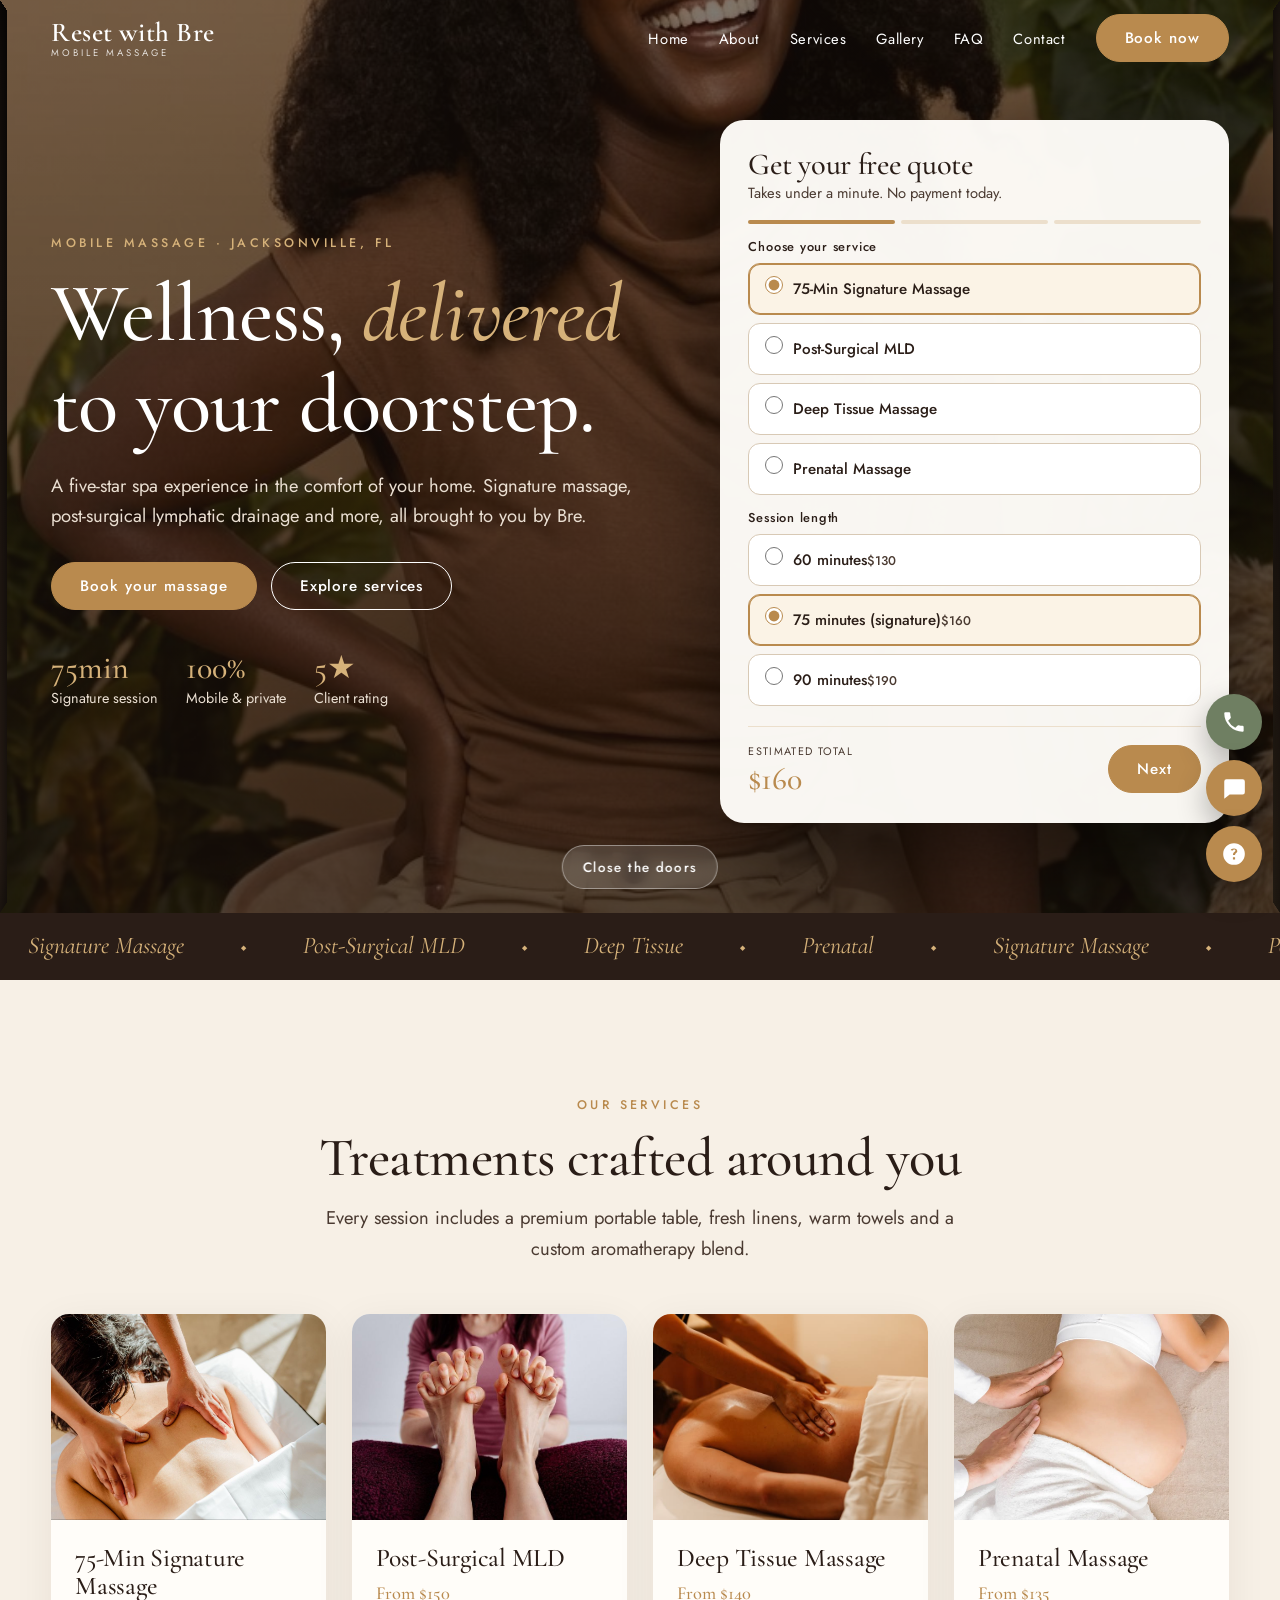
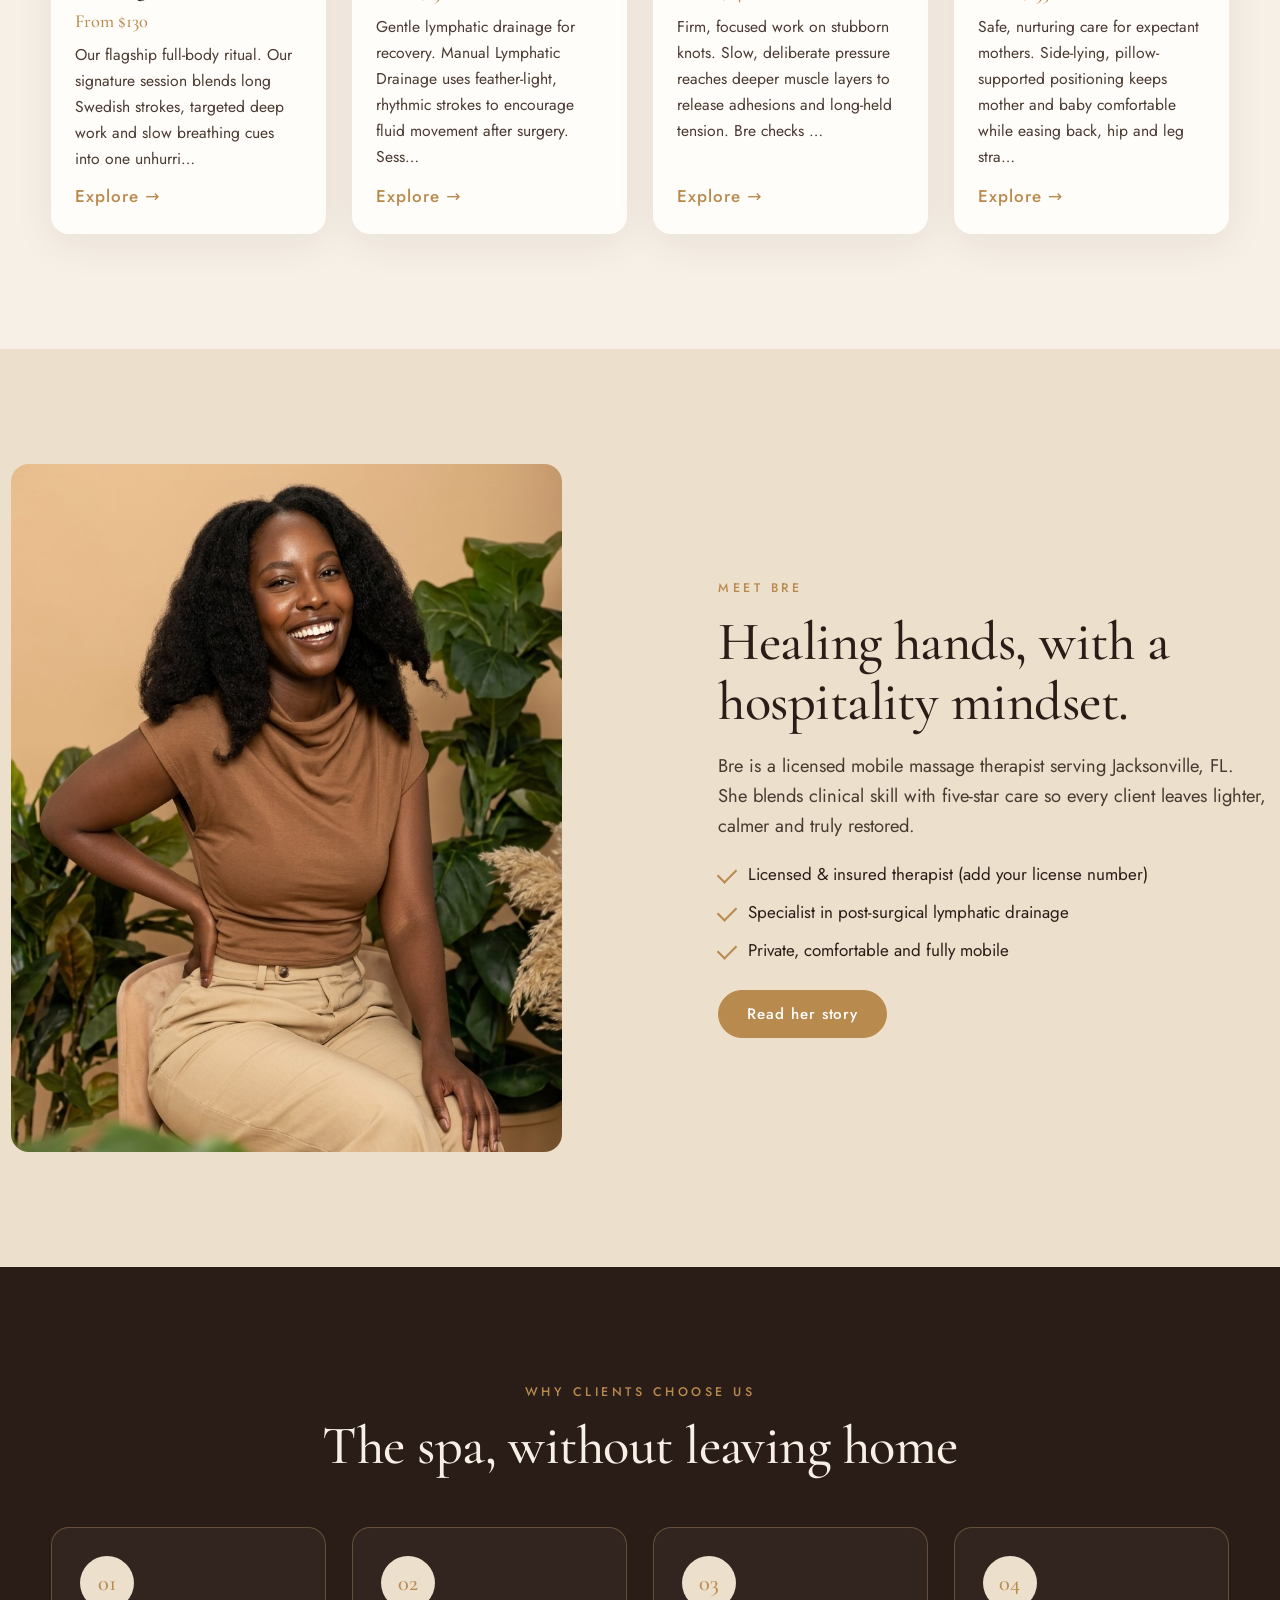
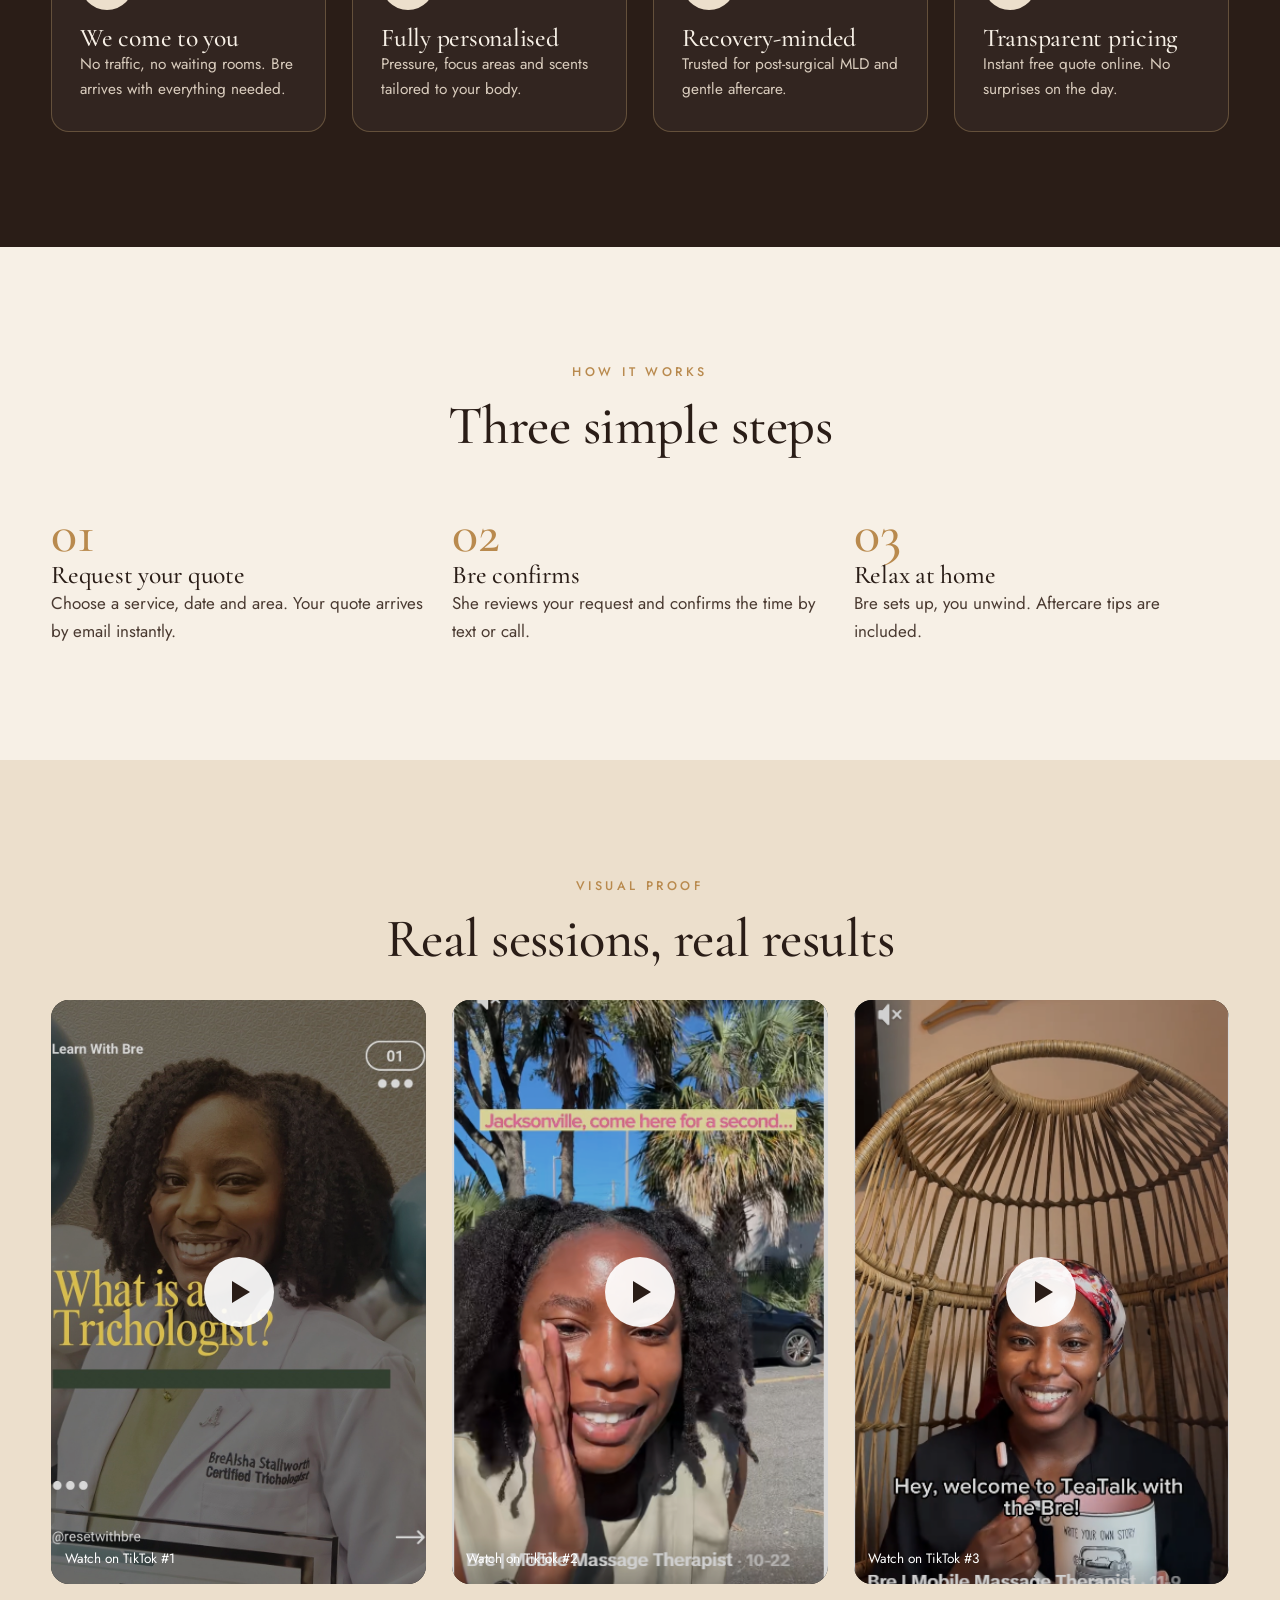
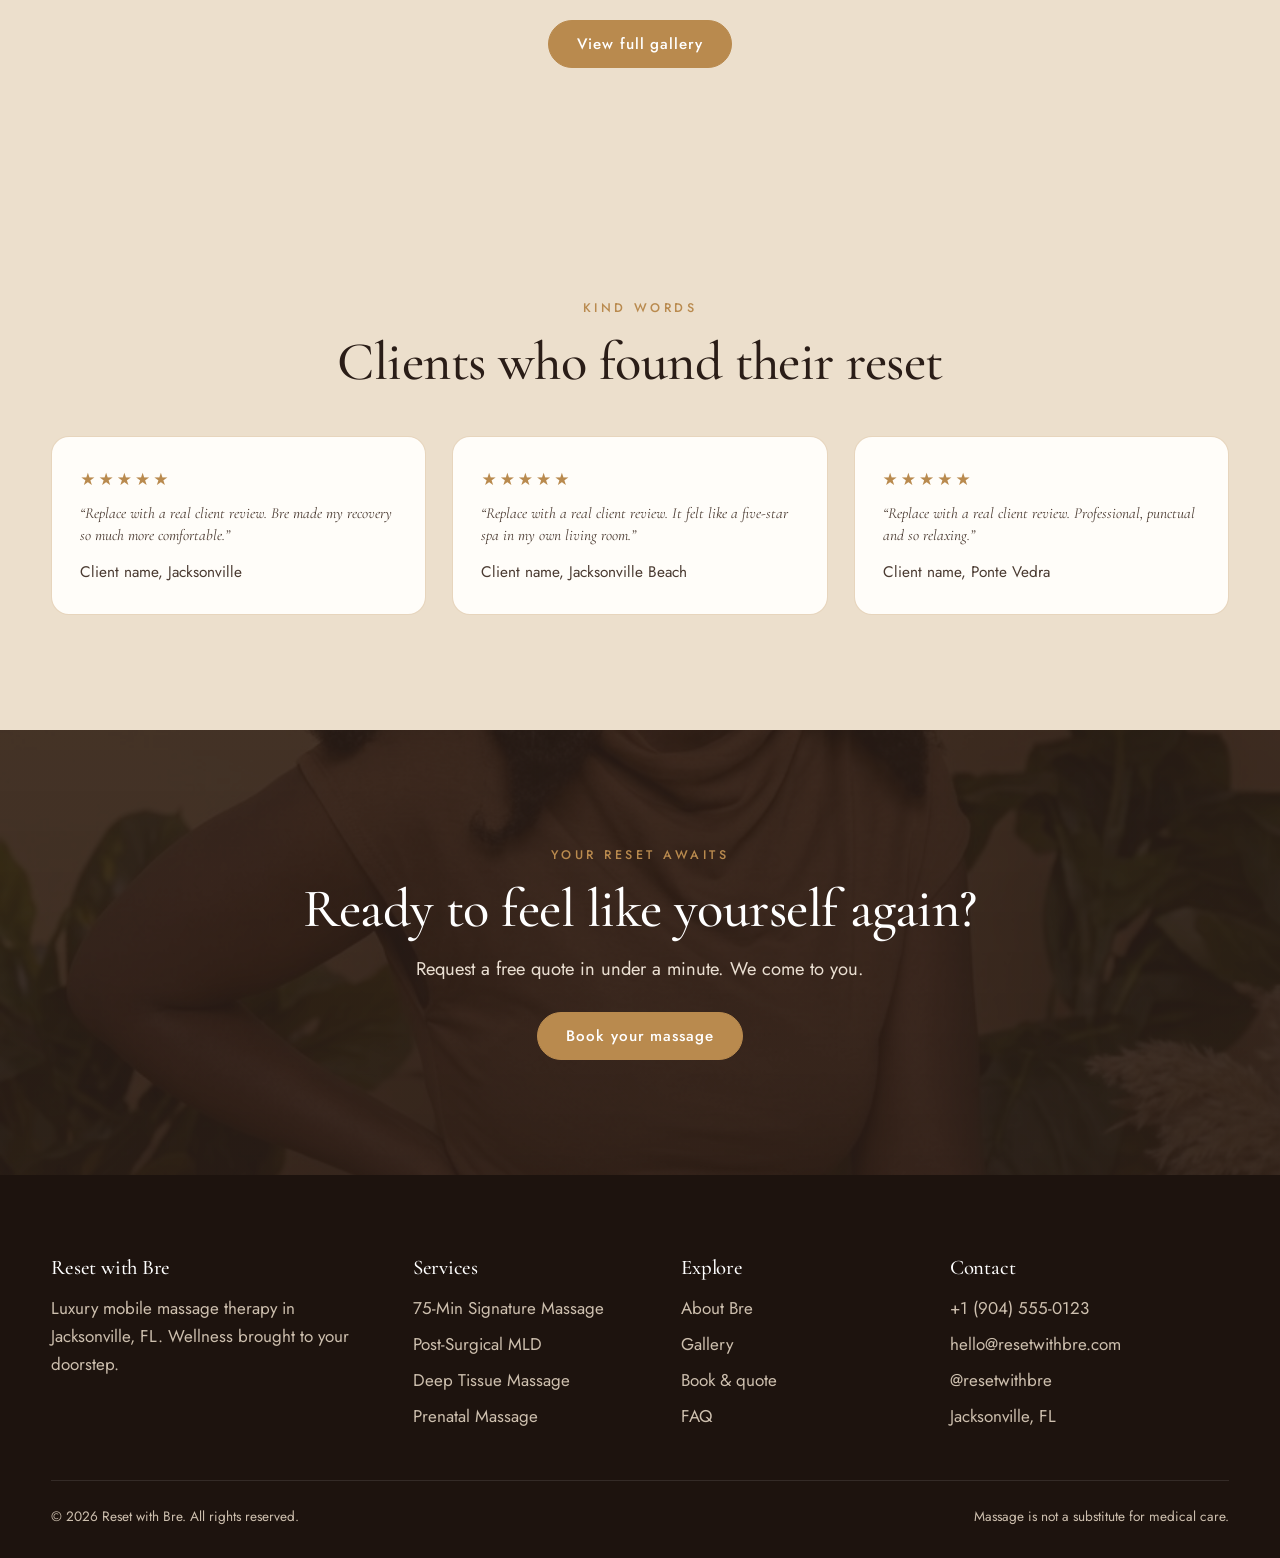
<file: index.html>
<!doctype html>
<html lang="en">
  <head>
    <meta charset="utf-8" />
    <meta
      name="viewport"
      content="width=device-width,initial-scale=1"
    />
    <title>
      Luxury Mobile Massage in Jacksonville, FL | Reset with
      Bre, Mobile Massage Jacksonville FL
    </title>
    <meta
      name="description"
      content="Luxury mobile massage therapy in Jacksonville, FL. 75-minute signature massage and post-surgical MLD brought to your door."
    />
    <meta
      name="theme-color"
      content="#2a1d17"
    />
    <link
      rel="preconnect"
      href="https://fonts.googleapis.com"
    />
    <link
      rel="preconnect"
      href="https://fonts.gstatic.com"
      crossorigin
    />
    <link
      href="https://fonts.googleapis.com/css2?family=Cormorant+Garamond:ital,wght@0,500;0,600;1,500&family=Jost:wght@400;500&display=swap"
      rel="stylesheet"
    />
    <link
      rel="stylesheet"
      href="css/style.css"
    />
  </head>
  <body>
    <header class="hdr">
      <div class="wrap">
        <a
          href="index.html"
          class="logo"
          >Reset with Bre<small>Mobile Massage</small></a
        >
        <nav aria-label="Main">
          <ul>
            <li>
              <a
                href="index.html"
                class="on"
                >Home</a
              >
            </li>
            <li>
              <a
                href="about.html"
                class=""
                >About</a
              >
            </li>
            <li class="dd">
              <a
                href="services.html"
                class=""
                >Services</a
              >
              <ul>
                <li>
                  <a href="signature.html"
                    >75-Min Signature Massage</a
                  >
                </li>
                <li>
                  <a href="post-surgical-mld.html"
                    >Post-Surgical MLD</a
                  >
                </li>
                <li>
                  <a href="deep-tissue-massage.html"
                    >Deep Tissue Massage</a
                  >
                </li>
                <li>
                  <a href="prenatal-massage.html"
                    >Prenatal Massage</a
                  >
                </li>
              </ul>
            </li>
            <li>
              <a
                href="gallery.html"
                class=""
                >Gallery</a
              >
            </li>
            <li>
              <a
                href="faq.html"
                class=""
                >FAQ</a
              >
            </li>
            <li>
              <a
                href="contact.html"
                class=""
                >Contact</a
              >
            </li>
            <li>
              <a
                class="btn"
                href="booking.html"
                >Book now</a
              >
            </li>
          </ul>
        </nav>
        <button
          class="burger"
          aria-label="Menu"
          aria-expanded="false"
        >
          <span></span><span></span>
        </button>
      </div>
    </header>
    <section class="hero">
      <div class="hero-bg"></div>
      <div class="hero-in">
        <div>
          <span
            class="eyebrow"
            style="color: var(--gold2)"
            >Mobile massage · Jacksonville, FL</span
          >
          <h1>
            Wellness, <em>delivered</em> to your doorstep.
          </h1>
          <p class="lead">
            A five-star spa experience in the comfort of
            your home. Signature massage, post-surgical
            lymphatic drainage and more, all brought to you
            by Bre.
          </p>
          <div class="acts">
            <a
              class="btn"
              href="booking.html"
              >Book your massage</a
            ><a
              class="btn ghost"
              href="services.html"
              >Explore services</a
            >
          </div>
          <div class="trust">
            <div>
              <b
                data-n="75"
                data-s="min"
                >0</b
              >Signature session
            </div>
            <div>
              <b
                data-n="100"
                data-s="%"
                >0</b
              >Mobile &amp; private
            </div>
            <div>
              <b
                data-n="5"
                data-s="★"
                >0</b
              >Client rating
            </div>
          </div>
        </div>
        <div
          class="qf"
          data-quote="hero"
        ></div>
      </div>
      <div
        class="doors"
        aria-hidden="true"
      >
        <div class="door l"><i></i><span>Reset</span></div>
        <div class="door r">
          <i></i><span>with Bre</span>
        </div>
      </div>
      <button
        class="dtoggle"
        aria-pressed="false"
      >
        <span>Open the doors</span>
      </button>
    </section>
    <div
      class="mq"
      aria-hidden="true"
    >
      <div>
        <span>Signature Massage</span><span>◆</span
        ><span>Post-Surgical MLD</span><span>◆</span
        ><span>Deep Tissue</span><span>◆</span
        ><span>Prenatal</span><span>◆</span
        ><span>Signature Massage</span><span>◆</span
        ><span>Post-Surgical MLD</span><span>◆</span
        ><span>Deep Tissue</span><span>◆</span
        ><span>Prenatal</span><span>◆</span
        ><span>Signature Massage</span><span>◆</span
        ><span>Post-Surgical MLD</span><span>◆</span
        ><span>Deep Tissue</span><span>◆</span
        ><span>Prenatal</span><span>◆</span
        ><span>Signature Massage</span><span>◆</span
        ><span>Post-Surgical MLD</span><span>◆</span
        ><span>Deep Tissue</span><span>◆</span
        ><span>Prenatal</span><span>◆</span
        ><span>Signature Massage</span><span>◆</span
        ><span>Post-Surgical MLD</span><span>◆</span
        ><span>Deep Tissue</span><span>◆</span
        ><span>Prenatal</span><span>◆</span
        ><span>Signature Massage</span><span>◆</span
        ><span>Post-Surgical MLD</span><span>◆</span
        ><span>Deep Tissue</span><span>◆</span
        ><span>Prenatal</span><span>◆</span>
      </div>
    </div>
    <section class="sec">
      <div class="wrap">
        <div class="center">
          <span class="eyebrow">Our services</span>
          <h2 class="rv">Treatments crafted around you</h2>
          <p class="lead rv">
            Every session includes a premium portable table,
            fresh linens, warm towels and a custom
            aromatherapy blend.
          </p>
        </div>
        <div style="margin-top: 50px">
          <div class="grid g4">
            <a
              href="signature.html"
              class="card rv"
              ><div class="im">
                <img
                  src="assets/img/signature-massage.jpg"
                  alt="75-Min Signature Massage"
                  loading="lazy"
                />
              </div>
              <div class="bd">
                <h3>75-Min Signature Massage</h3>
                <span class="price">From $130</span>
                <p>
                  Our flagship full-body ritual. Our
                  signature session blends long Swedish
                  strokes, targeted deep work and slow
                  breathing cues into one unhurri…
                </p>
                <span class="more">Explore &rarr;</span>
              </div></a
            ><a
              href="post-surgical-mld.html"
              class="card rv"
              ><div class="im">
                <img
                  src="assets/img/mld.jpg"
                  alt="Post-Surgical MLD"
                  loading="lazy"
                />
              </div>
              <div class="bd">
                <h3>Post-Surgical MLD</h3>
                <span class="price">From $150</span>
                <p>
                  Gentle lymphatic drainage for recovery.
                  Manual Lymphatic Drainage uses
                  feather-light, rhythmic strokes to
                  encourage fluid movement after surgery.
                  Sess…
                </p>
                <span class="more">Explore &rarr;</span>
              </div></a
            ><a
              href="deep-tissue-massage.html"
              class="card rv"
              ><div class="im">
                <img
                  src="assets/img/deep-tissue-massage.jpg"
                  alt="Deep Tissue Massage"
                  loading="lazy"
                />
              </div>
              <div class="bd">
                <h3>Deep Tissue Massage</h3>
                <span class="price">From $140</span>
                <p>
                  Firm, focused work on stubborn knots.
                  Slow, deliberate pressure reaches deeper
                  muscle layers to release adhesions and
                  long-held tension. Bre checks …
                </p>
                <span class="more">Explore &rarr;</span>
              </div></a
            ><a
              href="prenatal-massage.html"
              class="card rv"
              ><div class="im">
                <img
                  src="assets/img/prenatal-massage.jpg"
                  alt="Prenatal Massage"
                  loading="lazy"
                />
              </div>
              <div class="bd">
                <h3>Prenatal Massage</h3>
                <span class="price">From $135</span>
                <p>
                  Safe, nurturing care for expectant
                  mothers. Side-lying, pillow-supported
                  positioning keeps mother and baby
                  comfortable while easing back, hip and leg
                  stra…
                </p>
                <span class="more">Explore &rarr;</span>
              </div></a
            >
          </div>
        </div>
      </div>
    </section>
    <section class="sec alt">
      <div class="wrap split">
        <div class="pic rv l">
          <img
            src="assets/img/hero-ref.jpg"
            alt="Bre, mobile massage therapist"
            loading="lazy"
          />
        </div>
        <div class="rv r">
          <span class="eyebrow">Meet Bre</span>
          <h2>
            Healing hands, with a hospitality mindset.
          </h2>
          <p
            class="lead"
            style="margin: 18px 0"
          >
            Bre is a licensed mobile massage therapist
            serving Jacksonville, FL. She blends clinical
            skill with five-star care so every client leaves
            lighter, calmer and truly restored.
          </p>
          <ul class="check">
            <li>
              Licensed &amp; insured therapist (add your
              license number)
            </li>
            <li>
              Specialist in post-surgical lymphatic drainage
            </li>
            <li>Private, comfortable and fully mobile</li>
          </ul>
          <a
            class="btn"
            href="about.html"
            style="margin-top: 26px"
            >Read her story</a
          >
        </div>
      </div>
    </section>
    <section class="sec dark">
      <div class="wrap">
        <div class="center">
          <span class="eyebrow">Why clients choose us</span>
          <h2 class="rv">The spa, without leaving home</h2>
        </div>
        <div
          class="grid g4"
          style="margin-top: 50px"
        >
          <div class="feat rv">
            <div class="ico">01</div>
            <h3>We come to you</h3>
            <p>
              No traffic, no waiting rooms. Bre arrives with
              everything needed.
            </p>
          </div>
          <div class="feat rv">
            <div class="ico">02</div>
            <h3>Fully personalised</h3>
            <p>
              Pressure, focus areas and scents tailored to
              your body.
            </p>
          </div>
          <div class="feat rv">
            <div class="ico">03</div>
            <h3>Recovery-minded</h3>
            <p>
              Trusted for post-surgical MLD and gentle
              aftercare.
            </p>
          </div>
          <div class="feat rv">
            <div class="ico">04</div>
            <h3>Transparent pricing</h3>
            <p>
              Instant free quote online. No surprises on the
              day.
            </p>
          </div>
        </div>
      </div>
    </section>
    <section class="sec">
      <div class="wrap">
        <div class="center">
          <span class="eyebrow">How it works</span>
          <h2 class="rv">Three simple steps</h2>
        </div>
        <div
          class="grid g3"
          style="margin-top: 50px"
        >
          <div class="rv">
            <div class="step-n">01</div>
            <h3>Request your quote</h3>
            <p style="color: var(--ink2)">
              Choose a service, date and area. Your quote
              arrives by email instantly.
            </p>
          </div>
          <div class="rv">
            <div class="step-n">02</div>
            <h3>Bre confirms</h3>
            <p style="color: var(--ink2)">
              She reviews your request and confirms the time
              by text or call.
            </p>
          </div>
          <div class="rv">
            <div class="step-n">03</div>
            <h3>Relax at home</h3>
            <p style="color: var(--ink2)">
              Bre sets up, you unwind. Aftercare tips are
              included.
            </p>
          </div>
        </div>
      </div>
    </section>
    <section class="sec alt">
      <div class="wrap">
        <div class="center">
          <span class="eyebrow">Visual proof</span>
          <h2 class="rv">Real sessions, real results</h2>
        </div>

        <div class="grid g3">
          <a
            class="vid rv"
            data-tk
            target="_blank"
            rel="noopener"
            ><img
              src="assets/img/tiktok1.jpg"
              alt="TikTok video 1"
              loading="lazy"
            /><span class="play"><b></b></span
            ><em>Watch on TikTok #1</em></a
          ><a
            class="vid rv"
            data-tk
            target="_blank"
            rel="noopener"
            ><img
              src="assets/img/tiktok2.PNG"
              alt="TikTok video 2"
              loading="lazy"
            /><span class="play"><b></b></span
            ><em>Watch on TikTok #2</em></a
          ><a
            class="vid rv"
            data-tk
            target="_blank"
            rel="noopener"
            ><img
              src="assets/img/tiktok3.PNG"
              alt="TikTok video 3"
              loading="lazy"
            /><span class="play"><b></b></span
            ><em>Watch on TikTok #3</em></a
          >
        </div>
        <div
          class="center"
          style="margin-top: 36px"
        >
          <a
            class="btn"
            href="gallery.html"
            >View full gallery</a
          >
        </div>
      </div>
    </section>
    <section class="sec alt">
      <div class="wrap">
        <div class="center">
          <span class="eyebrow">Kind words</span>
          <h2 class="rv">Clients who found their reset</h2>
        </div>
        <div
          class="grid g3"
          style="margin-top: 44px"
        >
          <div class="feat rv">
            <div class="stars">★★★★★</div>
            <p
              class="quote"
              style="margin-top: 10px"
            >
              “Replace with a real client review. Bre made
              my recovery so much more comfortable.”
            </p>
            <p class="who">Client name, Jacksonville</p>
          </div>
          <div class="feat rv">
            <div class="stars">★★★★★</div>
            <p
              class="quote"
              style="margin-top: 10px"
            >
              “Replace with a real client review. It felt
              like a five-star spa in my own living room.”
            </p>
            <p class="who">
              Client name, Jacksonville Beach
            </p>
          </div>
          <div class="feat rv">
            <div class="stars">★★★★★</div>
            <p
              class="quote"
              style="margin-top: 10px"
            >
              “Replace with a real client review.
              Professional, punctual and so relaxing.”
            </p>
            <p class="who">Client name, Ponte Vedra</p>
          </div>
        </div>
      </div>
    </section>
    <section class="sec cta">
      <div class="wrap">
        <span class="eyebrow">Your reset awaits</span>
        <h2 class="rv">
          Ready to feel like yourself again?
        </h2>
        <p class="lead">
          Request a free quote in under a minute. We come to
          you.
        </p>
        <a
          class="btn"
          href="booking.html"
          >Book your massage</a
        >
      </div>
    </section>
    <footer>
      <div class="wrap">
        <div class="fgrid">
          <div>
            <h4>Reset with Bre</h4>
            <p>
              Luxury mobile massage therapy in Jacksonville,
              FL. Wellness brought to your doorstep.
            </p>
          </div>
          <div>
            <h4>Services</h4>
            <ul>
              <li>
                <a href="signature.html"
                  >75-Min Signature Massage</a
                >
              </li>
              <li>
                <a href="post-surgical-mld.html"
                  >Post-Surgical MLD</a
                >
              </li>
              <li>
                <a href="deep-tissue-massage.html"
                  >Deep Tissue Massage</a
                >
              </li>
              <li>
                <a href="prenatal-massage.html"
                  >Prenatal Massage</a
                >
              </li>
            </ul>
          </div>
          <div>
            <h4>Explore</h4>
            <ul>
              <li><a href="about.html">About Bre</a></li>
              <li><a href="gallery.html">Gallery</a></li>
              <li>
                <a href="booking.html">Book &amp; quote</a>
              </li>
              <li><a href="faq.html">FAQ</a></li>
            </ul>
          </div>
          <div>
            <h4>Contact</h4>
            <ul>
              <li><a data-tel></a></li>
              <li><a data-mail></a></li>
              <li>
                <a
                  data-ig
                  target="_blank"
                  rel="noopener"
                  >@resetwithbre</a
                >
              </li>
              <li>Jacksonville, FL</li>
            </ul>
          </div>
        </div>
        <div class="copy">
          <span
            >&copy; 2026 Reset with Bre. All rights
            reserved.</span
          ><span
            >Massage is not a substitute for medical
            care.</span
          >
        </div>
      </div>
    </footer>
    <div class="lb">
      <button aria-label="Close">&times;</button
      ><img alt="" />
    </div>
    <div
      class="chat"
      role="dialog"
      aria-label="Chat"
    >
      <header>
        Chat with Bre<small
          >Typically replies within the hour</small
        >
      </header>
      <div class="cm"></div>
      <div class="cq"></div>
      <form>
        <input
          name="q"
          placeholder="Type your question…"
          aria-label="Message"
        /><button>Send</button>
      </form>
    </div>
    <div class="fab">
      <a
        class="call"
        data-tel
        aria-label="Call"
        ><svg
          viewBox="0 0 24 24"
          fill="currentColor"
        >
          <path
            d="M6.6 10.8a15 15 0 006.6 6.6l2.2-2.2a1 1 0 011-.25 11 11 0 003.5.56 1 1 0 011 1V20a1 1 0 01-1 1A17 17 0 013 4a1 1 0 011-1h3.5a1 1 0 011 1c0 1.2.2 2.4.56 3.5a1 1 0 01-.25 1z"
          /></svg></a
      ><a
        id="sms"
        aria-label="Text message"
        ><svg
          viewBox="0 0 24 24"
          fill="currentColor"
        >
          <path
            d="M4 4h16a2 2 0 012 2v10a2 2 0 01-2 2H8l-5 4V6a2 2 0 012-2z"
          /></svg></a
      ><button
        id="chatbtn"
        aria-label="Open chat"
      >
        <svg
          viewBox="0 0 24 24"
          fill="currentColor"
        >
          <path
            d="M12 2a10 10 0 100 20 10 10 0 000-20zm1 15h-2v-2h2zm1.5-6.5c-.5.6-1 .8-1.2 1.2-.2.3-.3.6-.3 1.3h-2c0-1 .2-1.6.6-2.1.4-.5 1-.8 1.3-1.2.3-.3.4-.6.4-.9 0-.6-.5-1-1.1-1s-1.1.4-1.2 1l-2-.3C9 7.7 10.2 7 12 7c1.9 0 3 1 3 2.4 0 .6-.2 1.1-.5 1.1z"
          />
        </svg>
      </button>
    </div>
    <script src="js/config.js"></script>
    <script src="js/main.js"></script>
  </body>
</html>
</file>
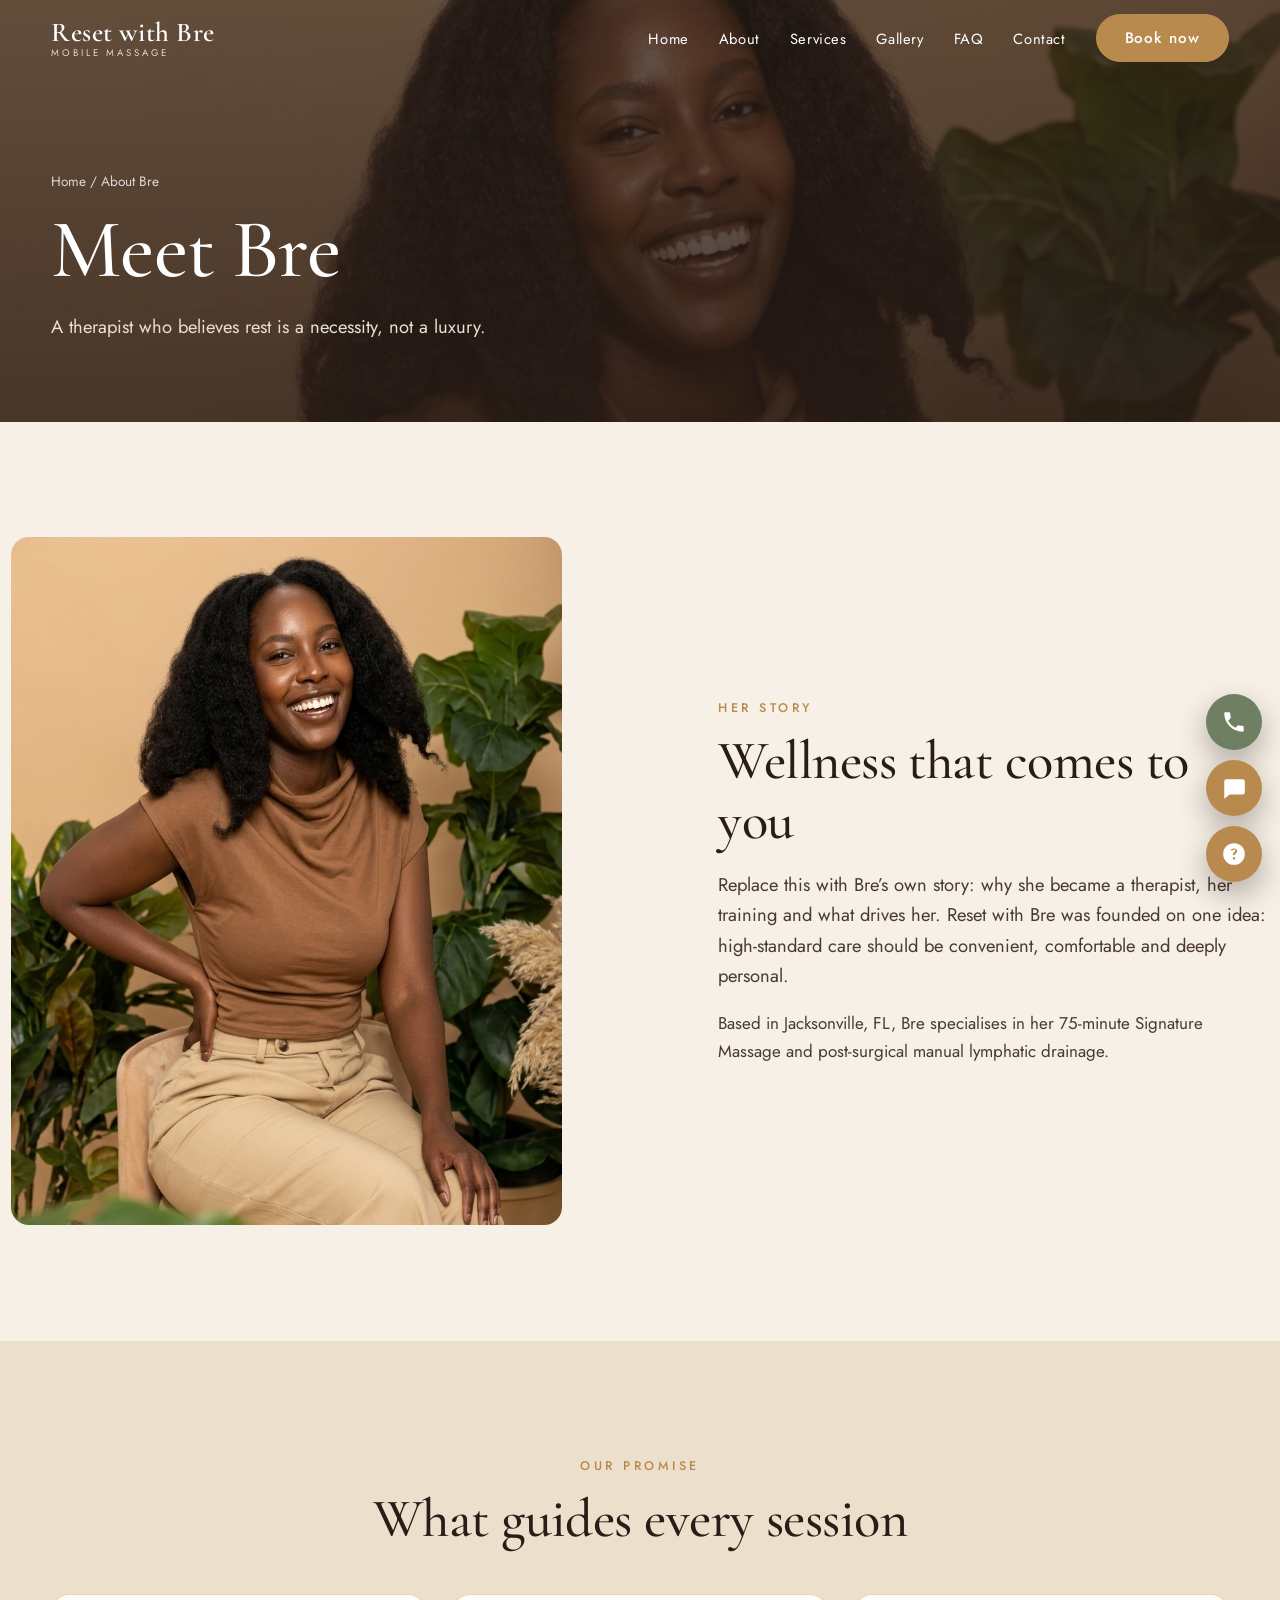
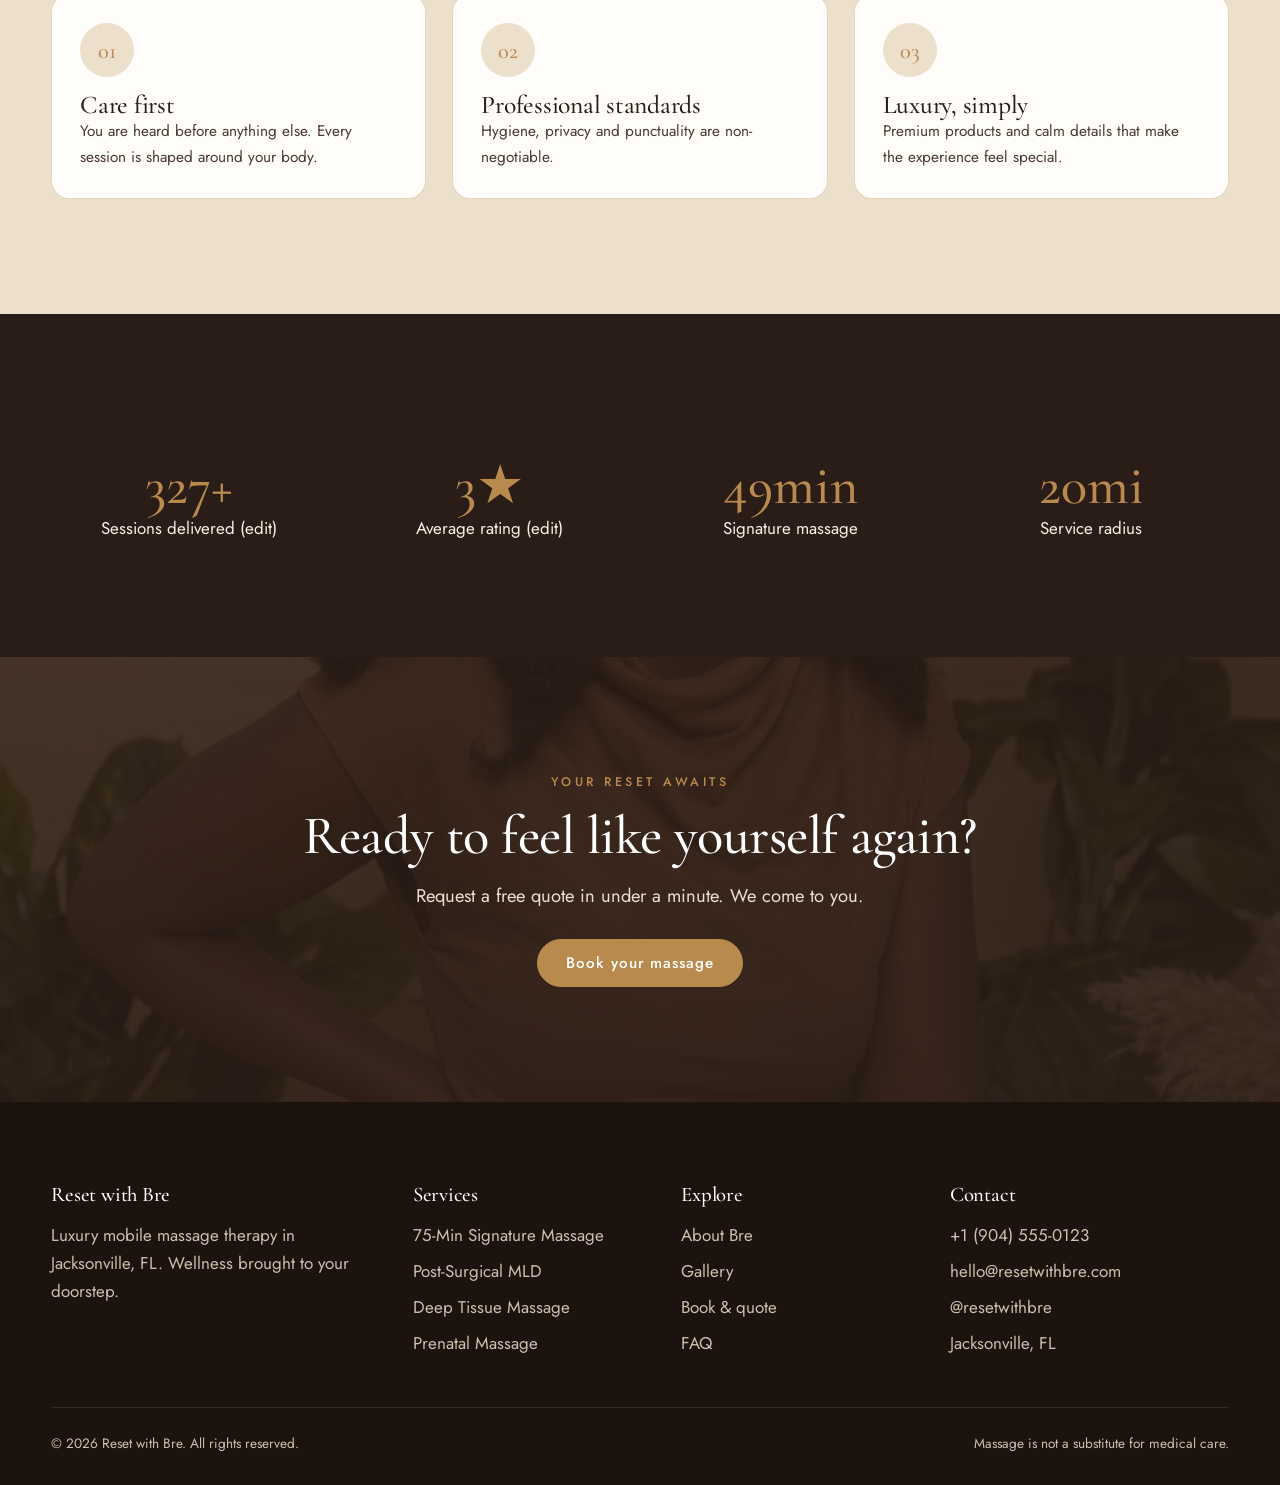
<file: about.html>
<!doctype html>
<html lang="en">
  <head>
    <meta charset="utf-8" />
    <meta
      name="viewport"
      content="width=device-width,initial-scale=1"
    />
    <title>
      About Bre | Reset with Bre, Mobile Massage
      Jacksonville FL
    </title>
    <meta
      name="description"
      content="Meet Bre, Jacksonville's luxury mobile massage therapist."
    />
    <meta
      name="theme-color"
      content="#2a1d17"
    />
    <link
      rel="preconnect"
      href="https://fonts.googleapis.com"
    />
    <link
      rel="preconnect"
      href="https://fonts.gstatic.com"
      crossorigin
    />
    <link
      href="https://fonts.googleapis.com/css2?family=Cormorant+Garamond:ital,wght@0,500;0,600;1,500&family=Jost:wght@400;500&display=swap"
      rel="stylesheet"
    />
    <link
      rel="stylesheet"
      href="css/style.css"
    />
  </head>
  <body>
    <header class="hdr">
      <div class="wrap">
        <a
          href="index.html"
          class="logo"
          >Reset with Bre<small>Mobile Massage</small></a
        >
        <nav aria-label="Main">
          <ul>
            <li>
              <a
                href="index.html"
                class=""
                >Home</a
              >
            </li>
            <li>
              <a
                href="about.html"
                class="on"
                >About</a
              >
            </li>
            <li class="dd">
              <a
                href="services.html"
                class=""
                >Services</a
              >
              <ul>
                <li>
                  <a href="signature.html"
                    >75-Min Signature Massage</a
                  >
                </li>
                <li>
                  <a href="post-surgical-mld.html"
                    >Post-Surgical MLD</a
                  >
                </li>
                <li>
                  <a href="deep-tissue-massage.html"
                    >Deep Tissue Massage</a
                  >
                </li>
                <li>
                  <a href="prenatal-massage.html"
                    >Prenatal Massage</a
                  >
                </li>
              </ul>
            </li>
            <li>
              <a
                href="gallery.html"
                class=""
                >Gallery</a
              >
            </li>
            <li>
              <a
                href="faq.html"
                class=""
                >FAQ</a
              >
            </li>
            <li>
              <a
                href="contact.html"
                class=""
                >Contact</a
              >
            </li>
            <li>
              <a
                class="btn"
                href="booking.html"
                >Book now</a
              >
            </li>
          </ul>
        </nav>
        <button
          class="burger"
          aria-label="Menu"
          aria-expanded="false"
        >
          <span></span><span></span>
        </button>
      </div>
    </header>
    <section class="pagehead">
      <div class="wrap">
        <div class="crumb">
          <a href="index.html">Home</a> / About Bre
        </div>
        <h1 class="rv">Meet Bre</h1>
        <p class="lead rv">
          A therapist who believes rest is a necessity, not
          a luxury.
        </p>
      </div>
    </section>
    <section class="sec">
      <div class="wrap split">
        <div class="pic rv l">
          <img
            src="assets/img/hero-ref.jpg"
            alt="Bre"
          />
        </div>
        <div class="rv r">
          <span class="eyebrow">Her story</span>
          <h2>Wellness that comes to you</h2>
          <p
            class="lead"
            style="margin: 18px 0"
          >
            Replace this with Bre’s own story: why she
            became a therapist, her training and what drives
            her. Reset with Bre was founded on one idea:
            high-standard care should be convenient,
            comfortable and deeply personal.
          </p>
          <p style="color: var(--ink2)">
            Based in Jacksonville, FL, Bre specialises in
            her 75-minute Signature Massage and
            post-surgical manual lymphatic drainage.
          </p>
        </div>
      </div>
    </section>
    <section class="sec alt">
      <div class="wrap">
        <div class="center">
          <span class="eyebrow">Our promise</span>
          <h2 class="rv">What guides every session</h2>
        </div>
        <div
          class="grid g3"
          style="margin-top: 44px"
        >
          <div class="feat rv">
            <div class="ico">01</div>
            <h3>Care first</h3>
            <p>
              You are heard before anything else. Every
              session is shaped around your body.
            </p>
          </div>
          <div class="feat rv">
            <div class="ico">02</div>
            <h3>Professional standards</h3>
            <p>
              Hygiene, privacy and punctuality are
              non-negotiable.
            </p>
          </div>
          <div class="feat rv">
            <div class="ico">03</div>
            <h3>Luxury, simply</h3>
            <p>
              Premium products and calm details that make
              the experience feel special.
            </p>
          </div>
        </div>
      </div>
    </section>
    <section class="sec dark">
      <div class="wrap">
        <div class="grid g4 center">
          <div class="rv">
            <div
              class="step-n"
              data-n="500"
              data-s="+"
            >
              0
            </div>
            <p>Sessions delivered (edit)</p>
          </div>
          <div class="rv">
            <div
              class="step-n"
              data-n="5"
              data-s="★"
            >
              0
            </div>
            <p>Average rating (edit)</p>
          </div>
          <div class="rv">
            <div
              class="step-n"
              data-n="75"
              data-s="min"
            >
              0
            </div>
            <p>Signature massage</p>
          </div>
          <div class="rv">
            <div
              class="step-n"
              data-n="30"
              data-s="mi"
            >
              0
            </div>
            <p>Service radius</p>
          </div>
        </div>
      </div>
    </section>
    <section class="sec cta">
      <div class="wrap">
        <span class="eyebrow">Your reset awaits</span>
        <h2 class="rv">
          Ready to feel like yourself again?
        </h2>
        <p class="lead">
          Request a free quote in under a minute. We come to
          you.
        </p>
        <a
          class="btn"
          href="booking.html"
          >Book your massage</a
        >
      </div>
    </section>
    <footer>
      <div class="wrap">
        <div class="fgrid">
          <div>
            <h4>Reset with Bre</h4>
            <p>
              Luxury mobile massage therapy in Jacksonville,
              FL. Wellness brought to your doorstep.
            </p>
          </div>
          <div>
            <h4>Services</h4>
            <ul>
              <li>
                <a href="signature.html"
                  >75-Min Signature Massage</a
                >
              </li>
              <li>
                <a href="post-surgical-mld.html"
                  >Post-Surgical MLD</a
                >
              </li>
              <li>
                <a href="deep-tissue-massage.html"
                  >Deep Tissue Massage</a
                >
              </li>
              <li>
                <a href="prenatal-massage.html"
                  >Prenatal Massage</a
                >
              </li>
            </ul>
          </div>
          <div>
            <h4>Explore</h4>
            <ul>
              <li><a href="about.html">About Bre</a></li>
              <li><a href="gallery.html">Gallery</a></li>
              <li>
                <a href="booking.html">Book &amp; quote</a>
              </li>
              <li><a href="faq.html">FAQ</a></li>
            </ul>
          </div>
          <div>
            <h4>Contact</h4>
            <ul>
              <li><a data-tel></a></li>
              <li><a data-mail></a></li>
              <li>
                <a
                  data-ig
                  target="_blank"
                  rel="noopener"
                  >@resetwithbre</a
                >
              </li>
              <li>Jacksonville, FL</li>
            </ul>
          </div>
        </div>
        <div class="copy">
          <span
            >&copy; 2026 Reset with Bre. All rights
            reserved.</span
          ><span
            >Massage is not a substitute for medical
            care.</span
          >
        </div>
      </div>
    </footer>
    <div class="lb">
      <button aria-label="Close">&times;</button
      ><img alt="" />
    </div>
    <div
      class="chat"
      role="dialog"
      aria-label="Chat"
    >
      <header>
        Chat with Bre<small
          >Typically replies within the hour</small
        >
      </header>
      <div class="cm"></div>
      <div class="cq"></div>
      <form>
        <input
          name="q"
          placeholder="Type your question…"
          aria-label="Message"
        /><button>Send</button>
      </form>
    </div>
    <div class="fab">
      <a
        class="call"
        data-tel
        aria-label="Call"
        ><svg
          viewBox="0 0 24 24"
          fill="currentColor"
        >
          <path
            d="M6.6 10.8a15 15 0 006.6 6.6l2.2-2.2a1 1 0 011-.25 11 11 0 003.5.56 1 1 0 011 1V20a1 1 0 01-1 1A17 17 0 013 4a1 1 0 011-1h3.5a1 1 0 011 1c0 1.2.2 2.4.56 3.5a1 1 0 01-.25 1z"
          /></svg></a
      ><a
        id="sms"
        aria-label="Text message"
        ><svg
          viewBox="0 0 24 24"
          fill="currentColor"
        >
          <path
            d="M4 4h16a2 2 0 012 2v10a2 2 0 01-2 2H8l-5 4V6a2 2 0 012-2z"
          /></svg></a
      ><button
        id="chatbtn"
        aria-label="Open chat"
      >
        <svg
          viewBox="0 0 24 24"
          fill="currentColor"
        >
          <path
            d="M12 2a10 10 0 100 20 10 10 0 000-20zm1 15h-2v-2h2zm1.5-6.5c-.5.6-1 .8-1.2 1.2-.2.3-.3.6-.3 1.3h-2c0-1 .2-1.6.6-2.1.4-.5 1-.8 1.3-1.2.3-.3.4-.6.4-.9 0-.6-.5-1-1.1-1s-1.1.4-1.2 1l-2-.3C9 7.7 10.2 7 12 7c1.9 0 3 1 3 2.4 0 .6-.2 1.1-.5 1.1z"
          />
        </svg>
      </button>
    </div>
    <script src="js/config.js"></script>
    <script src="js/main.js"></script>
  </body>
</html>
</file>
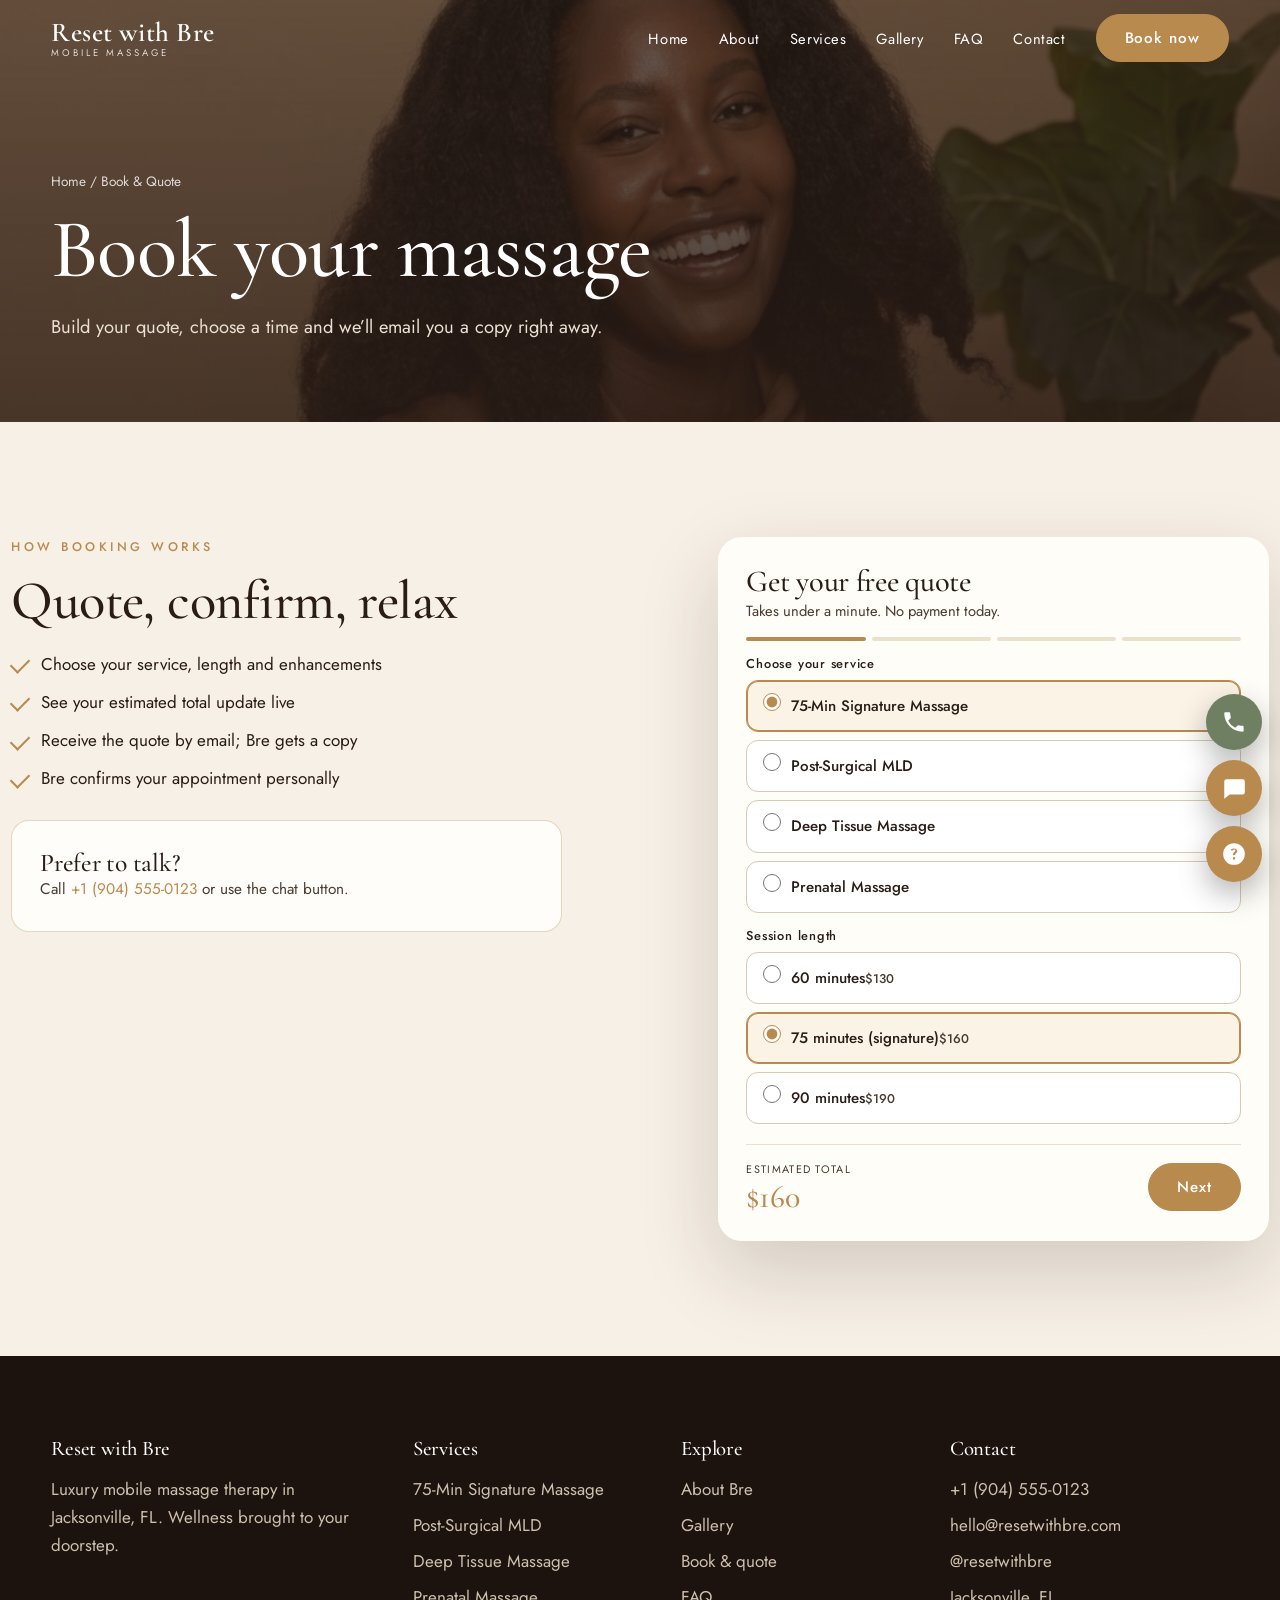
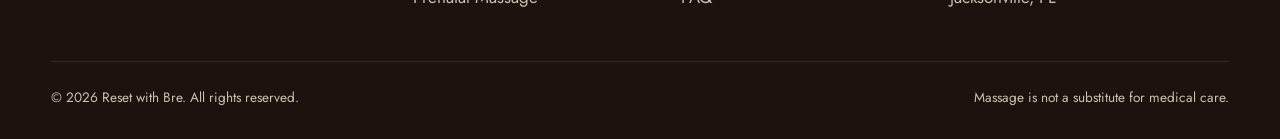
<file: booking.html>
<!doctype html>
<html lang="en">
  <head>
    <meta charset="utf-8" />
    <meta
      name="viewport"
      content="width=device-width,initial-scale=1"
    />
    <title>
      Book &amp; Quote | Reset with Bre, Mobile Massage
      Jacksonville FL
    </title>
    <meta
      name="description"
      content="Book your mobile massage and get an instant quote."
    />
    <meta
      name="theme-color"
      content="#2a1d17"
    />
    <link
      rel="preconnect"
      href="https://fonts.googleapis.com"
    />
    <link
      rel="preconnect"
      href="https://fonts.gstatic.com"
      crossorigin
    />
    <link
      href="https://fonts.googleapis.com/css2?family=Cormorant+Garamond:ital,wght@0,500;0,600;1,500&family=Jost:wght@400;500&display=swap"
      rel="stylesheet"
    />
    <link
      rel="stylesheet"
      href="css/style.css"
    />
  </head>
  <body>
    <header class="hdr">
      <div class="wrap">
        <a
          href="index.html"
          class="logo"
          >Reset with Bre<small>Mobile Massage</small></a
        >
        <nav aria-label="Main">
          <ul>
            <li>
              <a
                href="index.html"
                class=""
                >Home</a
              >
            </li>
            <li>
              <a
                href="about.html"
                class=""
                >About</a
              >
            </li>
            <li class="dd">
              <a
                href="services.html"
                class=""
                >Services</a
              >
              <ul>
                <li>
                  <a href="signature.html"
                    >75-Min Signature Massage</a
                  >
                </li>
                <li>
                  <a href="post-surgical-mld.html"
                    >Post-Surgical MLD</a
                  >
                </li>
                <li>
                  <a href="deep-tissue-massage.html"
                    >Deep Tissue Massage</a
                  >
                </li>
                <li>
                  <a href="prenatal-massage.html"
                    >Prenatal Massage</a
                  >
                </li>
              </ul>
            </li>
            <li>
              <a
                href="gallery.html"
                class=""
                >Gallery</a
              >
            </li>
            <li>
              <a
                href="faq.html"
                class=""
                >FAQ</a
              >
            </li>
            <li>
              <a
                href="contact.html"
                class=""
                >Contact</a
              >
            </li>
            <li>
              <a
                class="btn"
                href="booking.html"
                >Book now</a
              >
            </li>
          </ul>
        </nav>
        <button
          class="burger"
          aria-label="Menu"
          aria-expanded="false"
        >
          <span></span><span></span>
        </button>
      </div>
    </header>
    <section class="pagehead">
      <div class="wrap">
        <div class="crumb">
          <a href="index.html">Home</a> / Book &amp; Quote
        </div>
        <h1 class="rv">Book your massage</h1>
        <p class="lead rv">
          Build your quote, choose a time and we’ll email
          you a copy right away.
        </p>
      </div>
    </section>
    <section class="sec">
      <div
        class="wrap split"
        style="align-items: start"
      >
        <div class="rv l">
          <span class="eyebrow">How booking works</span>
          <h2>Quote, confirm, relax</h2>
          <ul class="check">
            <li>
              Choose your service, length and enhancements
            </li>
            <li>See your estimated total update live</li>
            <li>
              Receive the quote by email; Bre gets a copy
            </li>
            <li>
              Bre confirms your appointment personally
            </li>
          </ul>
          <div
            class="feat"
            style="margin-top: 28px"
          >
            <h3>Prefer to talk?</h3>
            <p>
              Call
              <a
                data-tel
                style="color: var(--gold)"
              ></a>
              or use the chat button.
            </p>
          </div>
        </div>
        <div
          class="qf rv r"
          style="
            box-shadow: 0 30px 80px rgba(42, 29, 23, 0.18);
          "
          data-quote="full"
        ></div>
      </div>
    </section>
    <footer>
      <div class="wrap">
        <div class="fgrid">
          <div>
            <h4>Reset with Bre</h4>
            <p>
              Luxury mobile massage therapy in Jacksonville,
              FL. Wellness brought to your doorstep.
            </p>
          </div>
          <div>
            <h4>Services</h4>
            <ul>
              <li>
                <a href="signature.html"
                  >75-Min Signature Massage</a
                >
              </li>
              <li>
                <a href="post-surgical-mld.html"
                  >Post-Surgical MLD</a
                >
              </li>
              <li>
                <a href="deep-tissue-massage.html"
                  >Deep Tissue Massage</a
                >
              </li>
              <li>
                <a href="prenatal-massage.html"
                  >Prenatal Massage</a
                >
              </li>
            </ul>
          </div>
          <div>
            <h4>Explore</h4>
            <ul>
              <li><a href="about.html">About Bre</a></li>
              <li><a href="gallery.html">Gallery</a></li>
              <li>
                <a href="booking.html">Book &amp; quote</a>
              </li>
              <li><a href="faq.html">FAQ</a></li>
            </ul>
          </div>
          <div>
            <h4>Contact</h4>
            <ul>
              <li><a data-tel></a></li>
              <li><a data-mail></a></li>
              <li>
                <a
                  data-ig
                  target="_blank"
                  rel="noopener"
                  >@resetwithbre</a
                >
              </li>
              <li>Jacksonville, FL</li>
            </ul>
          </div>
        </div>
        <div class="copy">
          <span
            >&copy; 2026 Reset with Bre. All rights
            reserved.</span
          ><span
            >Massage is not a substitute for medical
            care.</span
          >
        </div>
      </div>
    </footer>
    <div class="lb">
      <button aria-label="Close">&times;</button
      ><img alt="" />
    </div>
    <div
      class="chat"
      role="dialog"
      aria-label="Chat"
    >
      <header>
        Chat with Bre<small
          >Typically replies within the hour</small
        >
      </header>
      <div class="cm"></div>
      <div class="cq"></div>
      <form>
        <input
          name="q"
          placeholder="Type your question…"
          aria-label="Message"
        /><button>Send</button>
      </form>
    </div>
    <div class="fab">
      <a
        class="call"
        data-tel
        aria-label="Call"
        ><svg
          viewBox="0 0 24 24"
          fill="currentColor"
        >
          <path
            d="M6.6 10.8a15 15 0 006.6 6.6l2.2-2.2a1 1 0 011-.25 11 11 0 003.5.56 1 1 0 011 1V20a1 1 0 01-1 1A17 17 0 013 4a1 1 0 011-1h3.5a1 1 0 011 1c0 1.2.2 2.4.56 3.5a1 1 0 01-.25 1z"
          /></svg></a
      ><a
        id="sms"
        aria-label="Text message"
        ><svg
          viewBox="0 0 24 24"
          fill="currentColor"
        >
          <path
            d="M4 4h16a2 2 0 012 2v10a2 2 0 01-2 2H8l-5 4V6a2 2 0 012-2z"
          /></svg></a
      ><button
        id="chatbtn"
        aria-label="Open chat"
      >
        <svg
          viewBox="0 0 24 24"
          fill="currentColor"
        >
          <path
            d="M12 2a10 10 0 100 20 10 10 0 000-20zm1 15h-2v-2h2zm1.5-6.5c-.5.6-1 .8-1.2 1.2-.2.3-.3.6-.3 1.3h-2c0-1 .2-1.6.6-2.1.4-.5 1-.8 1.3-1.2.3-.3.4-.6.4-.9 0-.6-.5-1-1.1-1s-1.1.4-1.2 1l-2-.3C9 7.7 10.2 7 12 7c1.9 0 3 1 3 2.4 0 .6-.2 1.1-.5 1.1z"
          />
        </svg>
      </button>
    </div>
    <script src="js/config.js"></script>
    <script src="js/main.js"></script>
  </body>
</html>
</file>
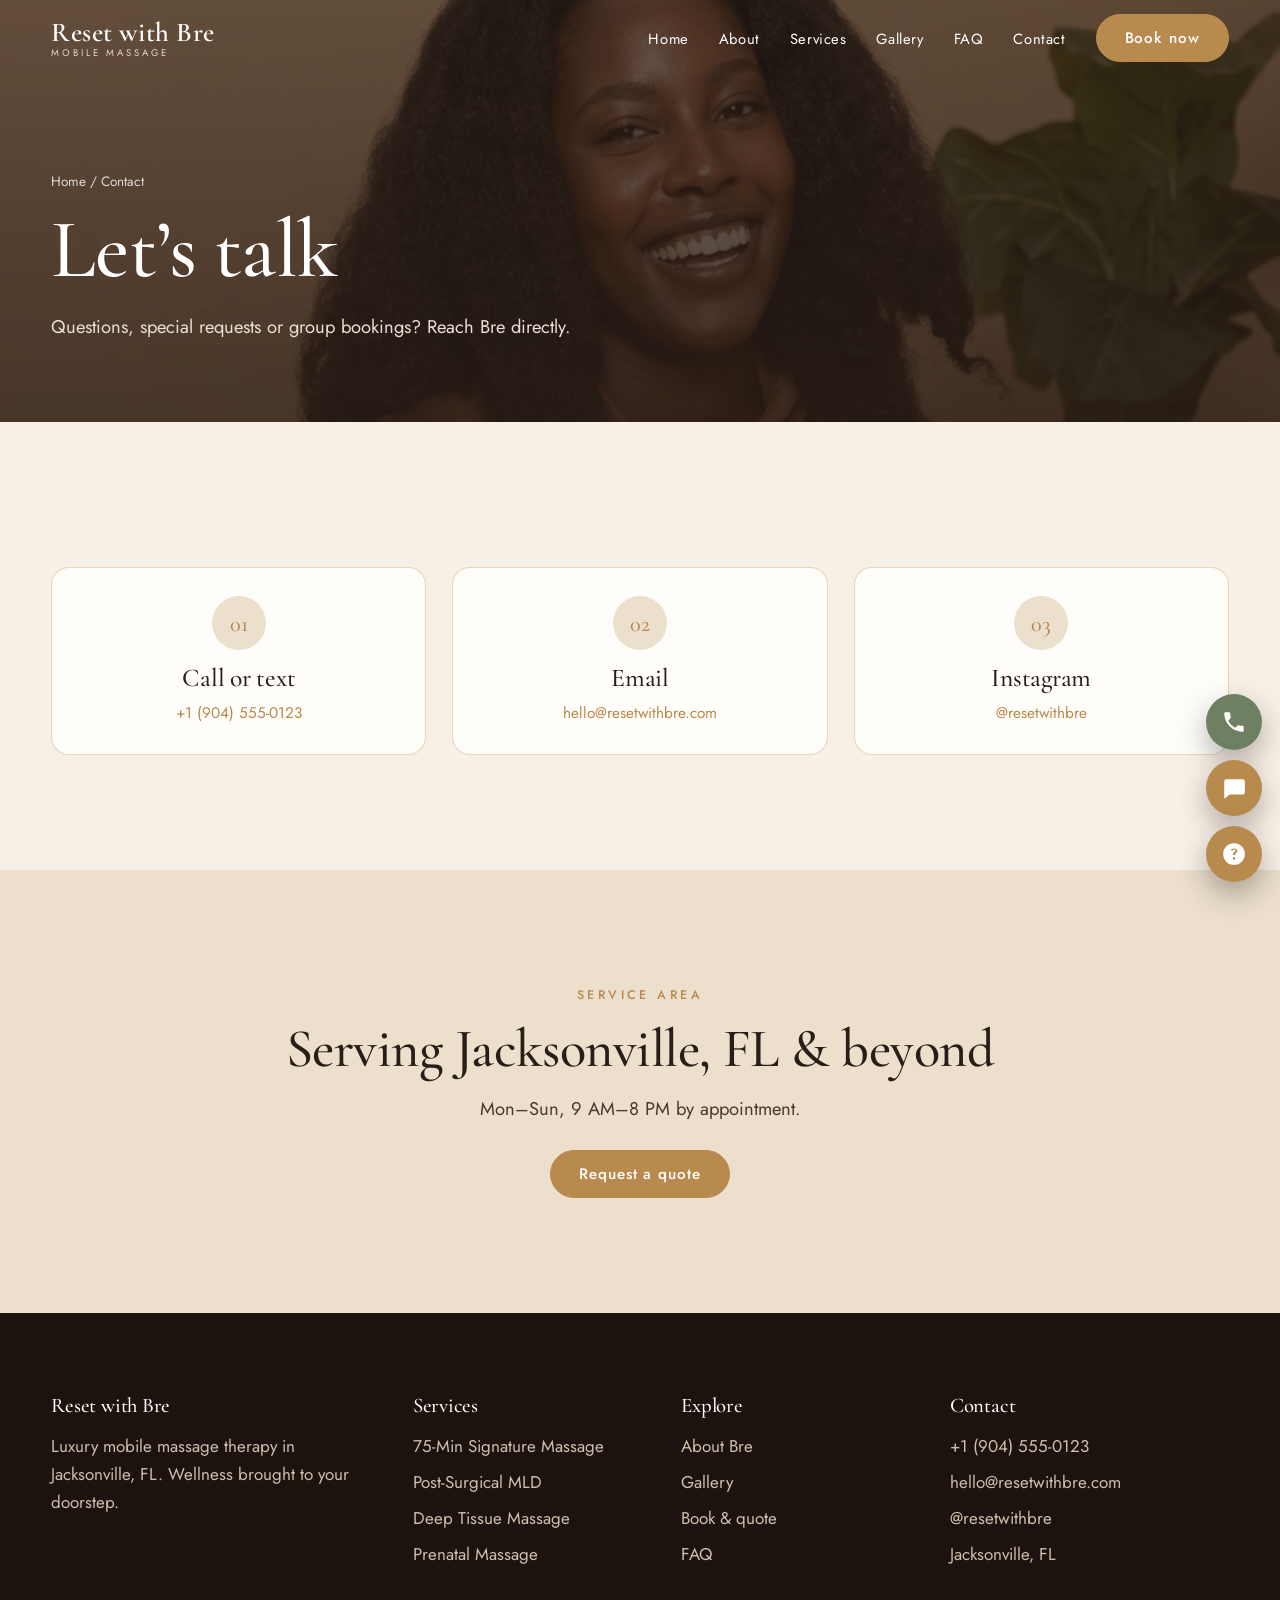
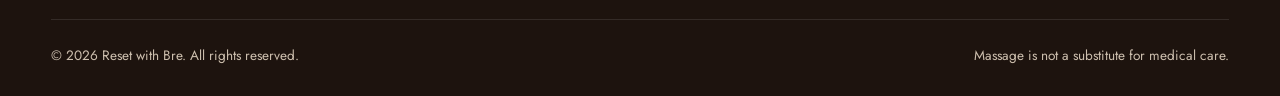
<file: contact.html>
<!doctype html>
<html lang="en">
  <head>
    <meta charset="utf-8" />
    <meta
      name="viewport"
      content="width=device-width,initial-scale=1"
    />
    <title>
      Contact | Reset with Bre, Mobile Massage Jacksonville
      FL
    </title>
    <meta
      name="description"
      content="Contact Reset with Bre in Jacksonville, FL."
    />
    <meta
      name="theme-color"
      content="#2a1d17"
    />
    <link
      rel="preconnect"
      href="https://fonts.googleapis.com"
    />
    <link
      rel="preconnect"
      href="https://fonts.gstatic.com"
      crossorigin
    />
    <link
      href="https://fonts.googleapis.com/css2?family=Cormorant+Garamond:ital,wght@0,500;0,600;1,500&family=Jost:wght@400;500&display=swap"
      rel="stylesheet"
    />
    <link
      rel="stylesheet"
      href="css/style.css"
    />
  </head>
  <body>
    <header class="hdr">
      <div class="wrap">
        <a
          href="index.html"
          class="logo"
          >Reset with Bre<small>Mobile Massage</small></a
        >
        <nav aria-label="Main">
          <ul>
            <li>
              <a
                href="index.html"
                class=""
                >Home</a
              >
            </li>
            <li>
              <a
                href="about.html"
                class=""
                >About</a
              >
            </li>
            <li class="dd">
              <a
                href="services.html"
                class=""
                >Services</a
              >
              <ul>
                <li>
                  <a href="signature.html"
                    >75-Min Signature Massage</a
                  >
                </li>
                <li>
                  <a href="post-surgical-mld.html"
                    >Post-Surgical MLD</a
                  >
                </li>
                <li>
                  <a href="deep-tissue-massage.html"
                    >Deep Tissue Massage</a
                  >
                </li>
                <li>
                  <a href="prenatal-massage.html"
                    >Prenatal Massage</a
                  >
                </li>
              </ul>
            </li>
            <li>
              <a
                href="gallery.html"
                class=""
                >Gallery</a
              >
            </li>
            <li>
              <a
                href="faq.html"
                class=""
                >FAQ</a
              >
            </li>
            <li>
              <a
                href="contact.html"
                class="on"
                >Contact</a
              >
            </li>
            <li>
              <a
                class="btn"
                href="booking.html"
                >Book now</a
              >
            </li>
          </ul>
        </nav>
        <button
          class="burger"
          aria-label="Menu"
          aria-expanded="false"
        >
          <span></span><span></span>
        </button>
      </div>
    </header>
    <section class="pagehead">
      <div class="wrap">
        <div class="crumb">
          <a href="index.html">Home</a> / Contact
        </div>
        <h1 class="rv">Let’s talk</h1>
        <p class="lead rv">
          Questions, special requests or group bookings?
          Reach Bre directly.
        </p>
      </div>
    </section>
    <section class="sec">
      <div class="wrap grid g3">
        <div class="feat rv center">
          <div
            class="ico"
            style="margin: 0 auto 14px"
          >
            01
          </div>
          <h3>Call or text</h3>
          <p style="margin-top: 8px">
            <a
              data-tel
              style="color: var(--gold)"
            ></a>
          </p>
        </div>
        <div class="feat rv center">
          <div
            class="ico"
            style="margin: 0 auto 14px"
          >
            02
          </div>
          <h3>Email</h3>
          <p style="margin-top: 8px">
            <a
              data-mail
              style="color: var(--gold)"
            ></a>
          </p>
        </div>
        <div class="feat rv center">
          <div
            class="ico"
            style="margin: 0 auto 14px"
          >
            03
          </div>
          <h3>Instagram</h3>
          <p style="margin-top: 8px">
            <a
              data-ig
              target="_blank"
              rel="noopener"
              style="color: var(--gold)"
              >@resetwithbre</a
            >
          </p>
        </div>
      </div>
    </section>
    <section class="sec alt">
      <div class="wrap center">
        <span class="eyebrow">Service area</span>
        <h2 class="rv">
          Serving Jacksonville, FL &amp; beyond
        </h2>
        <p class="lead rv">
          Mon–Sun, 9 AM–8 PM by appointment.
        </p>
        <a
          class="btn"
          href="booking.html"
          style="margin-top: 26px"
          >Request a quote</a
        >
      </div>
    </section>
    <footer>
      <div class="wrap">
        <div class="fgrid">
          <div>
            <h4>Reset with Bre</h4>
            <p>
              Luxury mobile massage therapy in Jacksonville,
              FL. Wellness brought to your doorstep.
            </p>
          </div>
          <div>
            <h4>Services</h4>
            <ul>
              <li>
                <a href="signature.html"
                  >75-Min Signature Massage</a
                >
              </li>
              <li>
                <a href="post-surgical-mld.html"
                  >Post-Surgical MLD</a
                >
              </li>
              <li>
                <a href="deep-tissue-massage.html"
                  >Deep Tissue Massage</a
                >
              </li>
              <li>
                <a href="prenatal-massage.html"
                  >Prenatal Massage</a
                >
              </li>
            </ul>
          </div>
          <div>
            <h4>Explore</h4>
            <ul>
              <li><a href="about.html">About Bre</a></li>
              <li><a href="gallery.html">Gallery</a></li>
              <li>
                <a href="booking.html">Book &amp; quote</a>
              </li>
              <li><a href="faq.html">FAQ</a></li>
            </ul>
          </div>
          <div>
            <h4>Contact</h4>
            <ul>
              <li><a data-tel></a></li>
              <li><a data-mail></a></li>
              <li>
                <a
                  data-ig
                  target="_blank"
                  rel="noopener"
                  >@resetwithbre</a
                >
              </li>
              <li>Jacksonville, FL</li>
            </ul>
          </div>
        </div>
        <div class="copy">
          <span
            >&copy; 2026 Reset with Bre. All rights
            reserved.</span
          ><span
            >Massage is not a substitute for medical
            care.</span
          >
        </div>
      </div>
    </footer>
    <div class="lb">
      <button aria-label="Close">&times;</button
      ><img alt="" />
    </div>
    <div
      class="chat"
      role="dialog"
      aria-label="Chat"
    >
      <header>
        Chat with Bre<small
          >Typically replies within the hour</small
        >
      </header>
      <div class="cm"></div>
      <div class="cq"></div>
      <form>
        <input
          name="q"
          placeholder="Type your question…"
          aria-label="Message"
        /><button>Send</button>
      </form>
    </div>
    <div class="fab">
      <a
        class="call"
        data-tel
        aria-label="Call"
        ><svg
          viewBox="0 0 24 24"
          fill="currentColor"
        >
          <path
            d="M6.6 10.8a15 15 0 006.6 6.6l2.2-2.2a1 1 0 011-.25 11 11 0 003.5.56 1 1 0 011 1V20a1 1 0 01-1 1A17 17 0 013 4a1 1 0 011-1h3.5a1 1 0 011 1c0 1.2.2 2.4.56 3.5a1 1 0 01-.25 1z"
          /></svg></a
      ><a
        id="sms"
        aria-label="Text message"
        ><svg
          viewBox="0 0 24 24"
          fill="currentColor"
        >
          <path
            d="M4 4h16a2 2 0 012 2v10a2 2 0 01-2 2H8l-5 4V6a2 2 0 012-2z"
          /></svg></a
      ><button
        id="chatbtn"
        aria-label="Open chat"
      >
        <svg
          viewBox="0 0 24 24"
          fill="currentColor"
        >
          <path
            d="M12 2a10 10 0 100 20 10 10 0 000-20zm1 15h-2v-2h2zm1.5-6.5c-.5.6-1 .8-1.2 1.2-.2.3-.3.6-.3 1.3h-2c0-1 .2-1.6.6-2.1.4-.5 1-.8 1.3-1.2.3-.3.4-.6.4-.9 0-.6-.5-1-1.1-1s-1.1.4-1.2 1l-2-.3C9 7.7 10.2 7 12 7c1.9 0 3 1 3 2.4 0 .6-.2 1.1-.5 1.1z"
          />
        </svg>
      </button>
    </div>
    <script src="js/config.js"></script>
    <script src="js/main.js"></script>
  </body>
</html>
</file>
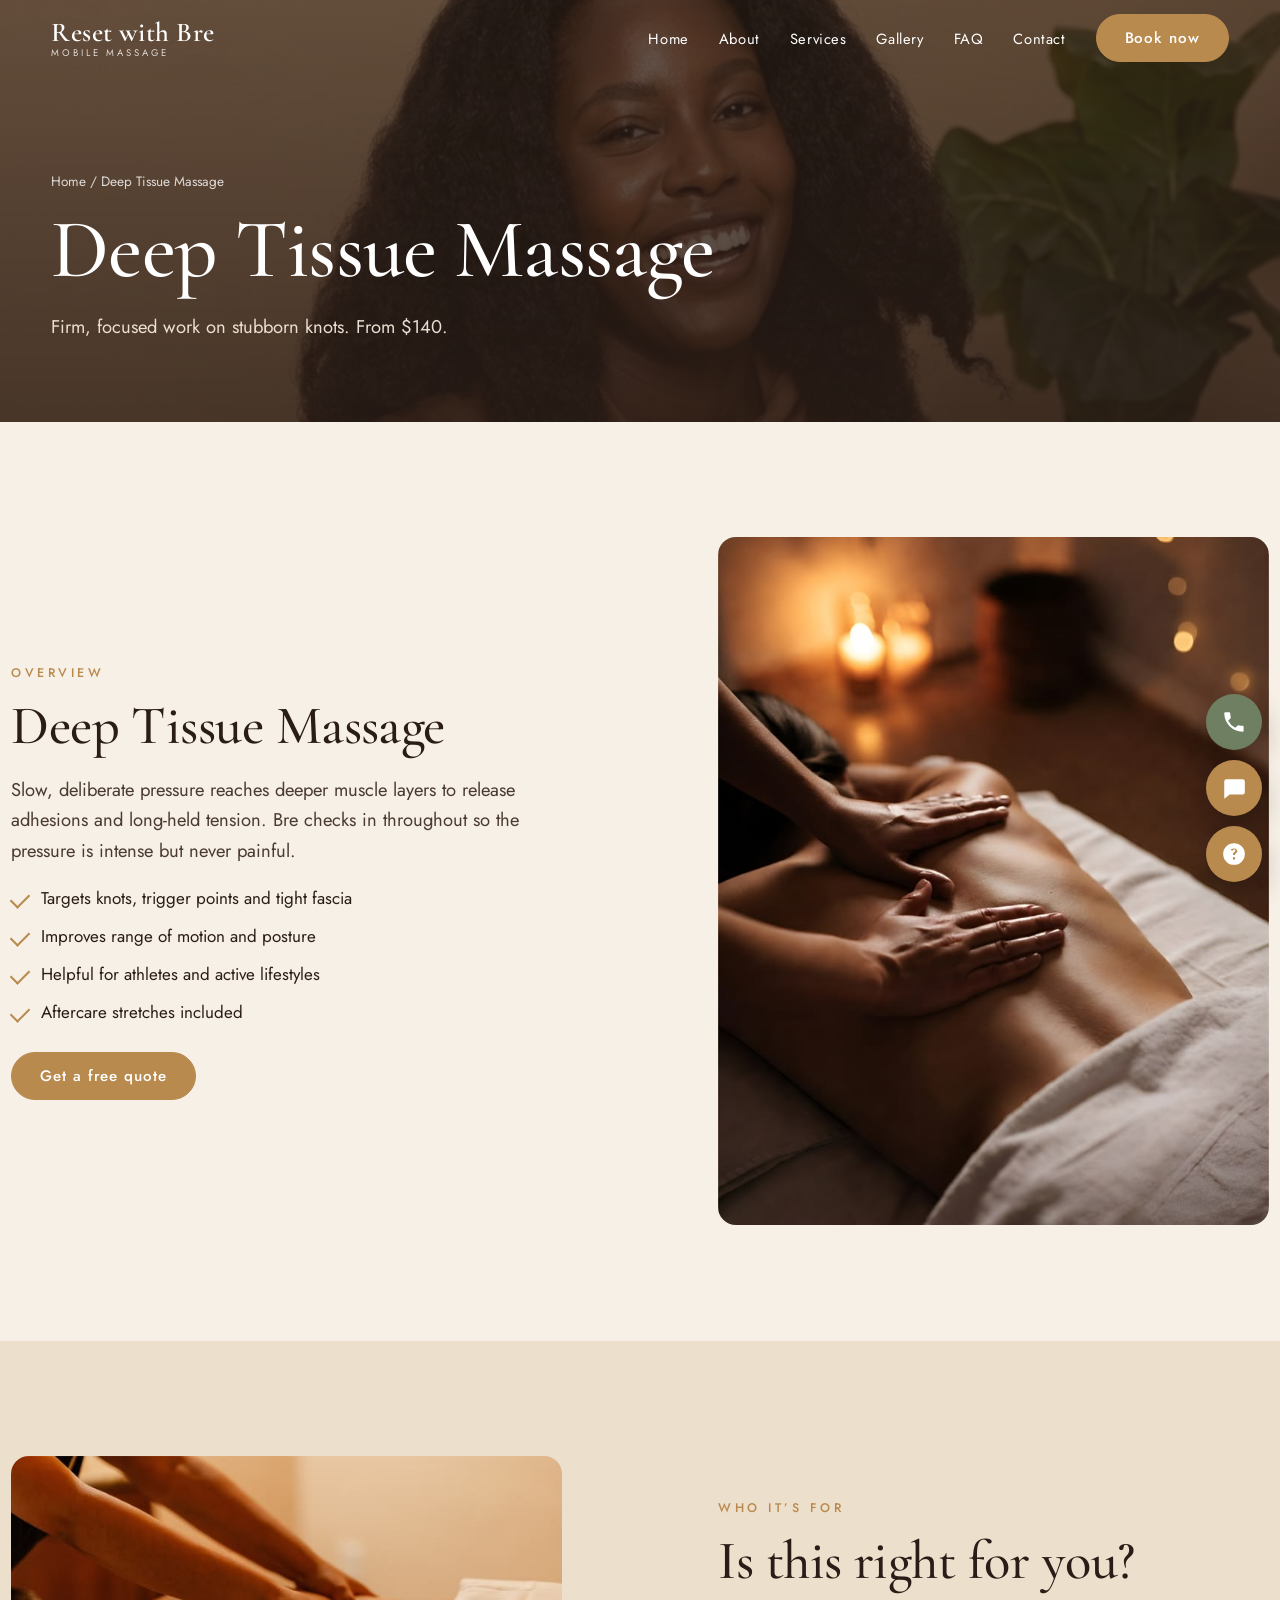
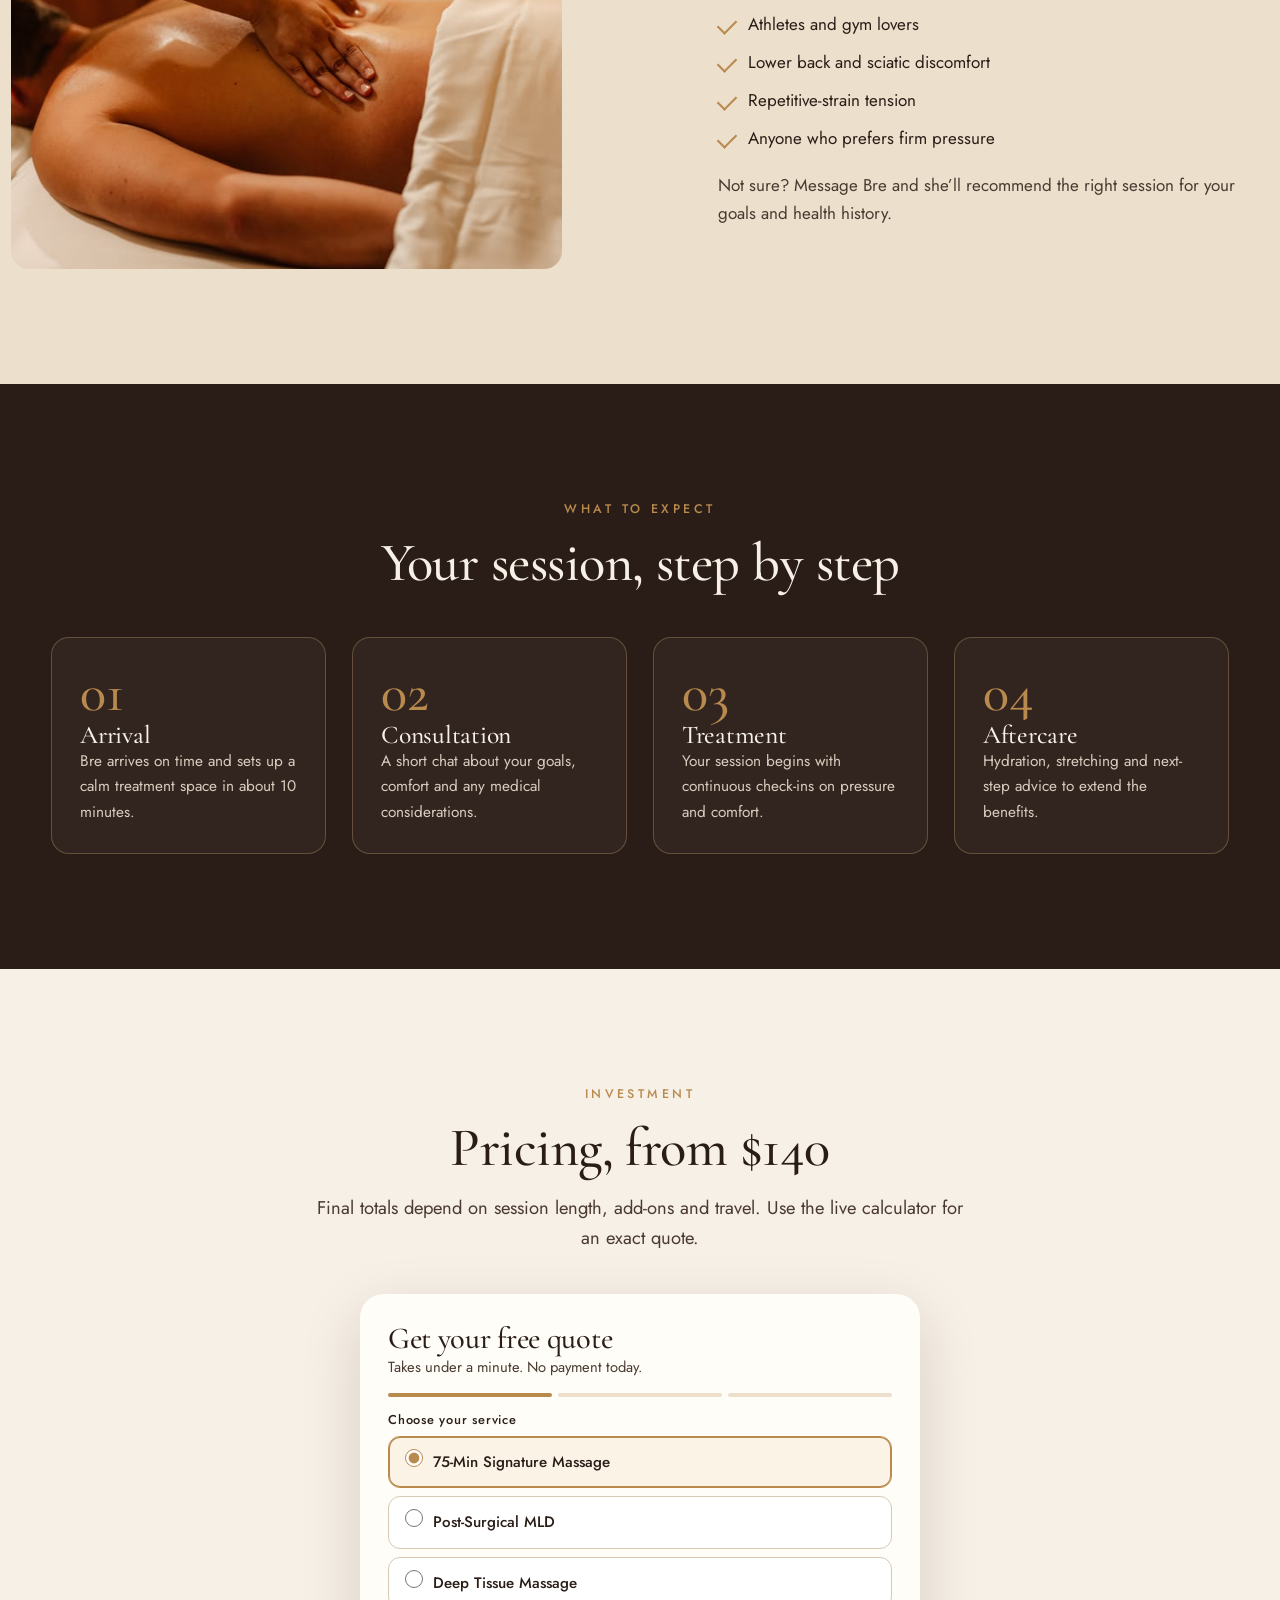
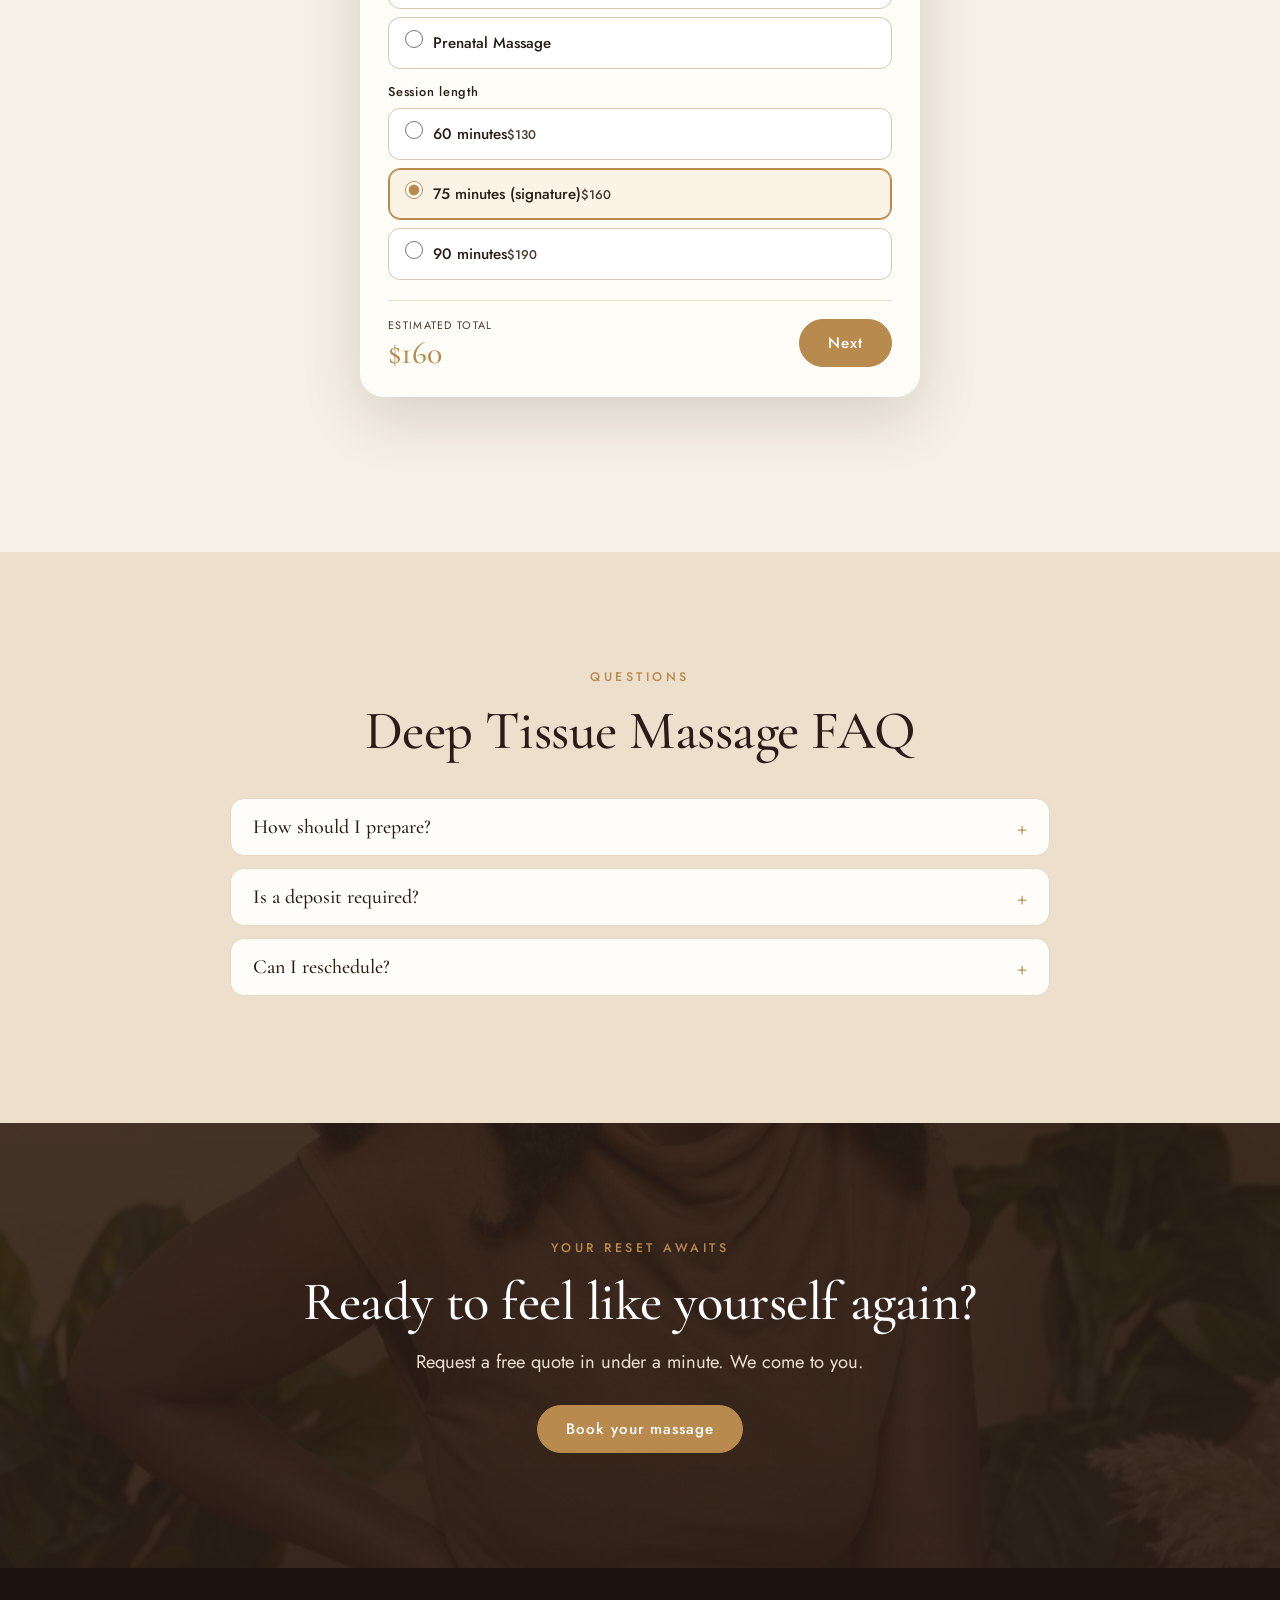
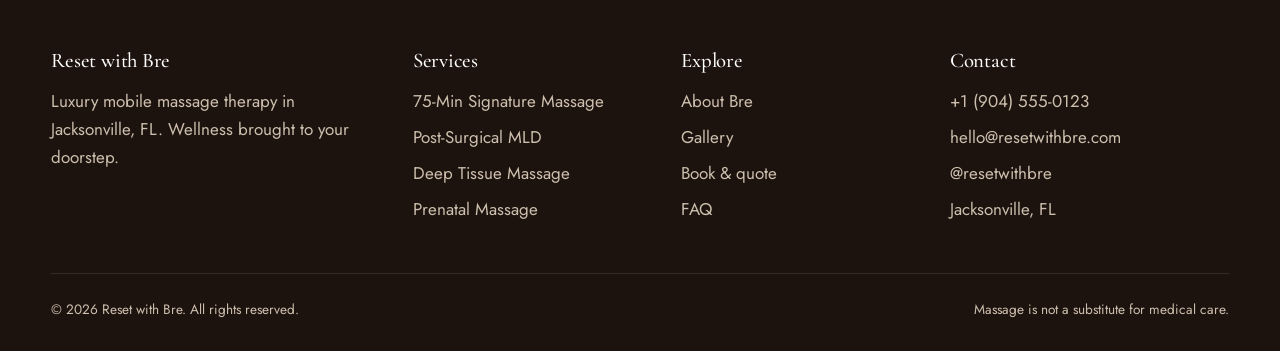
<file: deep-tissue-massage.html>
<!doctype html>
<html lang="en">
  <head>
    <meta charset="utf-8" />
    <meta
      name="viewport"
      content="width=device-width,initial-scale=1"
    />
    <title>
      Deep Tissue Massage | Reset with Bre, Mobile Massage
      Jacksonville FL
    </title>
    <meta
      name="description"
      content="Slow, deliberate pressure reaches deeper muscle layers to release adhesions and long-held tension. Bre checks in throughout so the pressure is intense"
    />
    <meta
      name="theme-color"
      content="#2a1d17"
    />
    <link
      rel="preconnect"
      href="https://fonts.googleapis.com"
    />
    <link
      rel="preconnect"
      href="https://fonts.gstatic.com"
      crossorigin
    />
    <link
      href="https://fonts.googleapis.com/css2?family=Cormorant+Garamond:ital,wght@0,500;0,600;1,500&family=Jost:wght@400;500&display=swap"
      rel="stylesheet"
    />
    <link
      rel="stylesheet"
      href="css/style.css"
    />
  </head>
  <body>
    <header class="hdr">
      <div class="wrap">
        <a
          href="index.html"
          class="logo"
          >Reset with Bre<small>Mobile Massage</small></a
        >
        <nav aria-label="Main">
          <ul>
            <li>
              <a
                href="index.html"
                class=""
                >Home</a
              >
            </li>
            <li>
              <a
                href="about.html"
                class=""
                >About</a
              >
            </li>
            <li class="dd">
              <a
                href="services.html"
                class=""
                >Services</a
              >
              <ul>
                <li>
                  <a href="signature.html"
                    >75-Min Signature Massage</a
                  >
                </li>
                <li>
                  <a href="post-surgical-mld.html"
                    >Post-Surgical MLD</a
                  >
                </li>
                <li>
                  <a href="deep-tissue-massage.html"
                    >Deep Tissue Massage</a
                  >
                </li>
                <li>
                  <a href="prenatal-massage.html"
                    >Prenatal Massage</a
                  >
                </li>
              </ul>
            </li>
            <li>
              <a
                href="gallery.html"
                class=""
                >Gallery</a
              >
            </li>
            <li>
              <a
                href="faq.html"
                class=""
                >FAQ</a
              >
            </li>
            <li>
              <a
                href="contact.html"
                class=""
                >Contact</a
              >
            </li>
            <li>
              <a
                class="btn"
                href="booking.html"
                >Book now</a
              >
            </li>
          </ul>
        </nav>
        <button
          class="burger"
          aria-label="Menu"
          aria-expanded="false"
        >
          <span></span><span></span>
        </button>
      </div>
    </header>
    <section class="pagehead">
      <div class="wrap">
        <div class="crumb">
          <a href="index.html">Home</a> / Deep Tissue
          Massage
        </div>
        <h1 class="rv">Deep Tissue Massage</h1>
        <p class="lead rv">
          Firm, focused work on stubborn knots. From $140.
        </p>
      </div>
    </section>
    <section class="sec">
      <div class="wrap split">
        <div class="rv l">
          <span class="eyebrow">Overview</span>
          <h2>Deep Tissue Massage</h2>
          <p
            class="lead"
            style="margin: 18px 0"
          >
            Slow, deliberate pressure reaches deeper muscle
            layers to release adhesions and long-held
            tension. Bre checks in throughout so the
            pressure is intense but never painful.
          </p>
          <ul class="check">
            <li>
              Targets knots, trigger points and tight fascia
            </li>
            <li>Improves range of motion and posture</li>
            <li>
              Helpful for athletes and active lifestyles
            </li>
            <li>Aftercare stretches included</li>
          </ul>
          <a
            class="btn"
            href="booking.html"
            style="margin-top: 26px"
            >Get a free quote</a
          >
        </div>
        <div class="pic rv r">
          <img
            src="assets/img/deep-tissue.jpg"
            alt="Deep Tissue Massage"
          />
        </div>
      </div>
    </section>
    <section class="sec alt">
      <div class="wrap split">
        <div class="pic wide rv l">
          <img
            src="assets/img/deep-tissue-massage.jpg"
            alt="Who benefits"
          />
        </div>
        <div class="rv r">
          <span class="eyebrow">Who it’s for</span>
          <h2>Is this right for you?</h2>
          <ul class="check">
            <li>Athletes and gym lovers</li>
            <li>Lower back and sciatic discomfort</li>
            <li>Repetitive-strain tension</li>
            <li>Anyone who prefers firm pressure</li>
          </ul>
          <p style="margin-top: 18px; color: var(--ink2)">
            Not sure? Message Bre and she’ll recommend the
            right session for your goals and health history.
          </p>
        </div>
      </div>
    </section>
    <section class="sec dark">
      <div class="wrap">
        <div class="center">
          <span class="eyebrow">What to expect</span>
          <h2 class="rv">Your session, step by step</h2>
        </div>
        <div
          class="grid g4"
          style="margin-top: 44px"
        >
          <div class="feat rv">
            <div class="step-n">01</div>
            <h3>Arrival</h3>
            <p>
              Bre arrives on time and sets up a calm
              treatment space in about 10 minutes.
            </p>
          </div>
          <div class="feat rv">
            <div class="step-n">02</div>
            <h3>Consultation</h3>
            <p>
              A short chat about your goals, comfort and any
              medical considerations.
            </p>
          </div>
          <div class="feat rv">
            <div class="step-n">03</div>
            <h3>Treatment</h3>
            <p>
              Your session begins with continuous check-ins
              on pressure and comfort.
            </p>
          </div>
          <div class="feat rv">
            <div class="step-n">04</div>
            <h3>Aftercare</h3>
            <p>
              Hydration, stretching and next-step advice to
              extend the benefits.
            </p>
          </div>
        </div>
      </div>
    </section>
    <section class="sec">
      <div class="wrap">
        <div class="center">
          <span class="eyebrow">Investment</span>
          <h2 class="rv">Pricing, from $140</h2>
          <p class="lead rv">
            Final totals depend on session length, add-ons
            and travel. Use the live calculator for an exact
            quote.
          </p>
        </div>
        <div
          class="qf rv"
          style="
            max-width: 560px;
            margin: 40px auto;
            box-shadow: 0 20px 60px rgba(42, 29, 23, 0.15);
          "
          data-quote="hero"
        ></div>
      </div>
    </section>
    <section class="sec alt">
      <div
        class="wrap"
        style="max-width: 820px"
      >
        <div class="center">
          <span class="eyebrow">Questions</span>
          <h2 class="rv">Deep Tissue Massage FAQ</h2>
        </div>
        <div
          class="faq"
          style="margin-top: 36px"
        >
          <details>
            <summary>How should I prepare?</summary>
            <p>
              Choose a quiet room with about 8 by 10 feet of
              space and a clear path to an outlet. Bre
              handles the rest.
            </p>
          </details>
          <details>
            <summary>Is a deposit required?</summary>
            <p>
              Edit this answer to match your policy. Many
              therapists request a small deposit to hold the
              appointment.
            </p>
          </details>
          <details>
            <summary>Can I reschedule?</summary>
            <p>
              Yes. Please give at least 24 hours’ notice so
              Bre can offer the time to another client.
            </p>
          </details>
        </div>
      </div>
    </section>
    <section class="sec cta">
      <div class="wrap">
        <span class="eyebrow">Your reset awaits</span>
        <h2 class="rv">
          Ready to feel like yourself again?
        </h2>
        <p class="lead">
          Request a free quote in under a minute. We come to
          you.
        </p>
        <a
          class="btn"
          href="booking.html"
          >Book your massage</a
        >
      </div>
    </section>
    <footer>
      <div class="wrap">
        <div class="fgrid">
          <div>
            <h4>Reset with Bre</h4>
            <p>
              Luxury mobile massage therapy in Jacksonville,
              FL. Wellness brought to your doorstep.
            </p>
          </div>
          <div>
            <h4>Services</h4>
            <ul>
              <li>
                <a href="signature.html"
                  >75-Min Signature Massage</a
                >
              </li>
              <li>
                <a href="post-surgical-mld.html"
                  >Post-Surgical MLD</a
                >
              </li>
              <li>
                <a href="deep-tissue-massage.html"
                  >Deep Tissue Massage</a
                >
              </li>
              <li>
                <a href="prenatal-massage.html"
                  >Prenatal Massage</a
                >
              </li>
            </ul>
          </div>
          <div>
            <h4>Explore</h4>
            <ul>
              <li><a href="about.html">About Bre</a></li>
              <li><a href="gallery.html">Gallery</a></li>
              <li>
                <a href="booking.html">Book &amp; quote</a>
              </li>
              <li><a href="faq.html">FAQ</a></li>
            </ul>
          </div>
          <div>
            <h4>Contact</h4>
            <ul>
              <li><a data-tel></a></li>
              <li><a data-mail></a></li>
              <li>
                <a
                  data-ig
                  target="_blank"
                  rel="noopener"
                  >@resetwithbre</a
                >
              </li>
              <li>Jacksonville, FL</li>
            </ul>
          </div>
        </div>
        <div class="copy">
          <span
            >&copy; 2026 Reset with Bre. All rights
            reserved.</span
          ><span
            >Massage is not a substitute for medical
            care.</span
          >
        </div>
      </div>
    </footer>
    <div class="lb">
      <button aria-label="Close">&times;</button
      ><img alt="" />
    </div>
    <div
      class="chat"
      role="dialog"
      aria-label="Chat"
    >
      <header>
        Chat with Bre<small
          >Typically replies within the hour</small
        >
      </header>
      <div class="cm"></div>
      <div class="cq"></div>
      <form>
        <input
          name="q"
          placeholder="Type your question…"
          aria-label="Message"
        /><button>Send</button>
      </form>
    </div>
    <div class="fab">
      <a
        class="call"
        data-tel
        aria-label="Call"
        ><svg
          viewBox="0 0 24 24"
          fill="currentColor"
        >
          <path
            d="M6.6 10.8a15 15 0 006.6 6.6l2.2-2.2a1 1 0 011-.25 11 11 0 003.5.56 1 1 0 011 1V20a1 1 0 01-1 1A17 17 0 013 4a1 1 0 011-1h3.5a1 1 0 011 1c0 1.2.2 2.4.56 3.5a1 1 0 01-.25 1z"
          /></svg></a
      ><a
        id="sms"
        aria-label="Text message"
        ><svg
          viewBox="0 0 24 24"
          fill="currentColor"
        >
          <path
            d="M4 4h16a2 2 0 012 2v10a2 2 0 01-2 2H8l-5 4V6a2 2 0 012-2z"
          /></svg></a
      ><button
        id="chatbtn"
        aria-label="Open chat"
      >
        <svg
          viewBox="0 0 24 24"
          fill="currentColor"
        >
          <path
            d="M12 2a10 10 0 100 20 10 10 0 000-20zm1 15h-2v-2h2zm1.5-6.5c-.5.6-1 .8-1.2 1.2-.2.3-.3.6-.3 1.3h-2c0-1 .2-1.6.6-2.1.4-.5 1-.8 1.3-1.2.3-.3.4-.6.4-.9 0-.6-.5-1-1.1-1s-1.1.4-1.2 1l-2-.3C9 7.7 10.2 7 12 7c1.9 0 3 1 3 2.4 0 .6-.2 1.1-.5 1.1z"
          />
        </svg>
      </button>
    </div>
    <script src="js/config.js"></script>
    <script src="js/main.js"></script>
  </body>
</html>
</file>
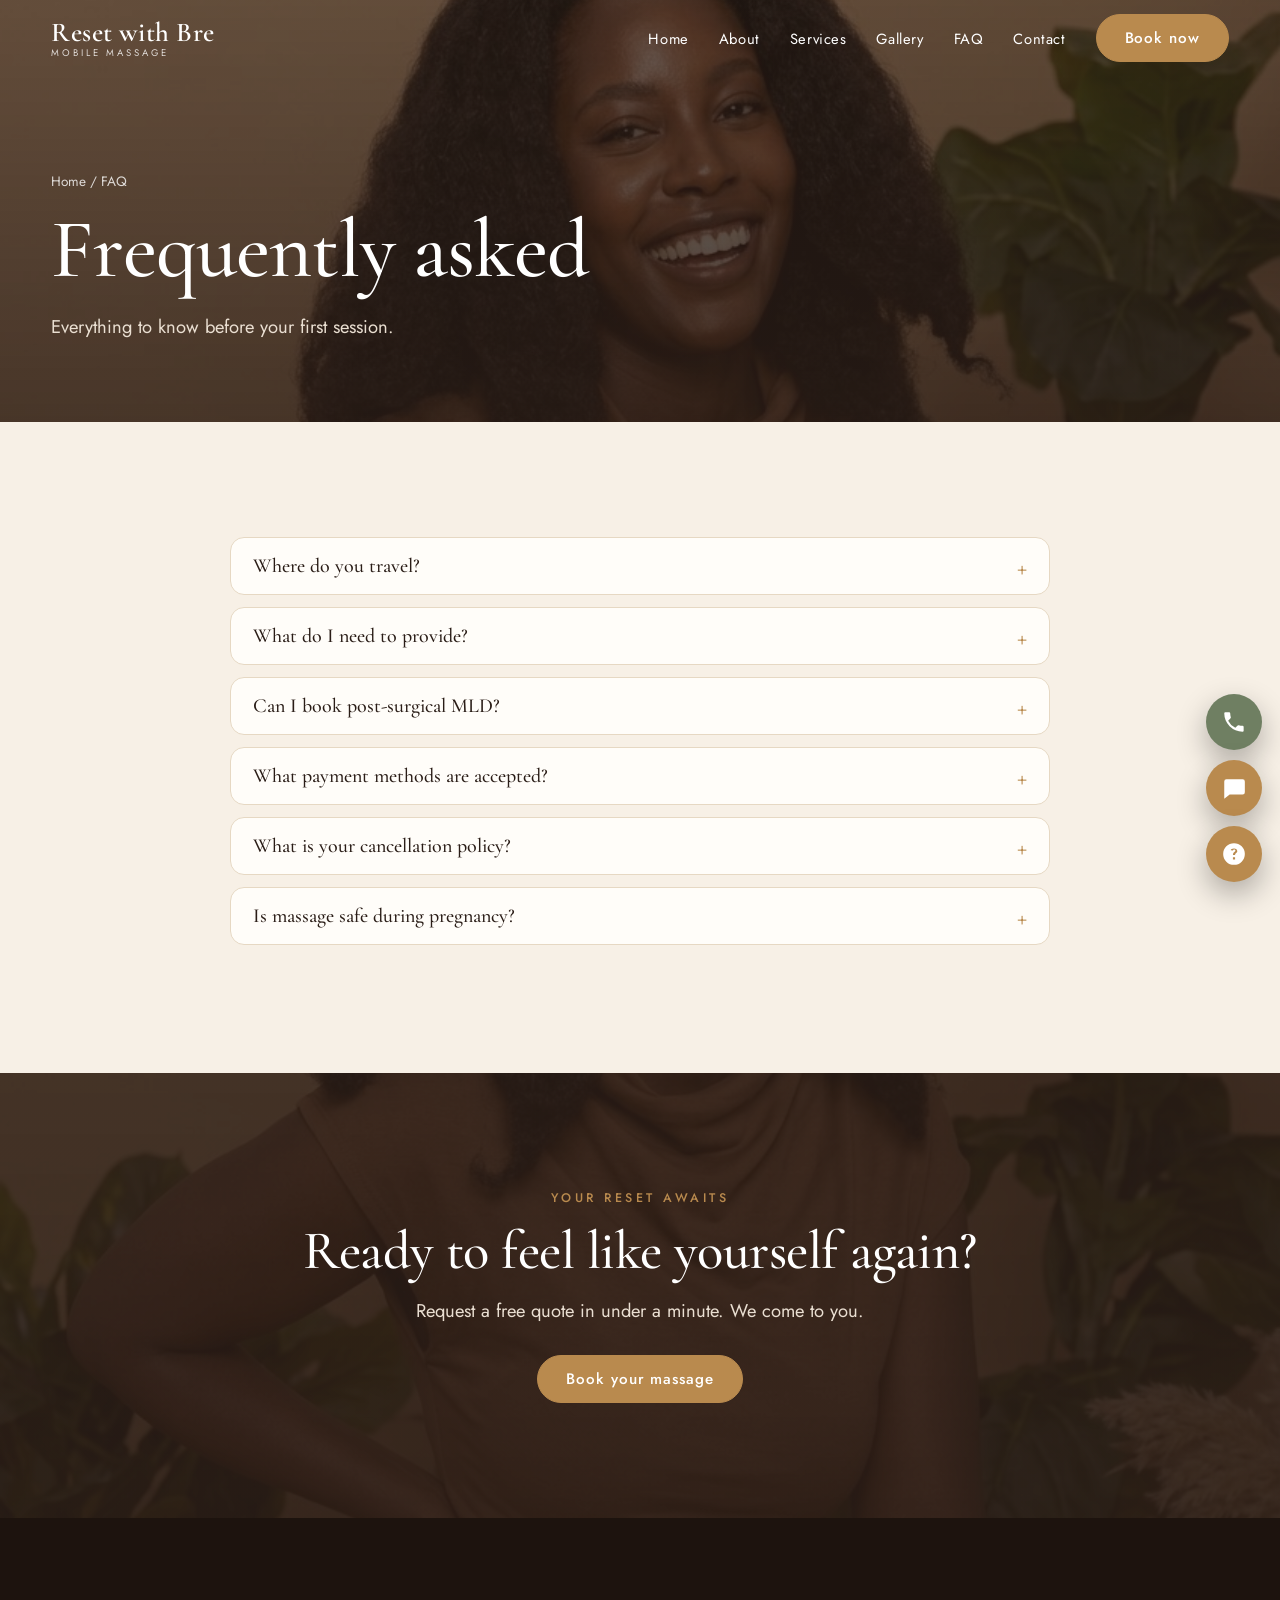
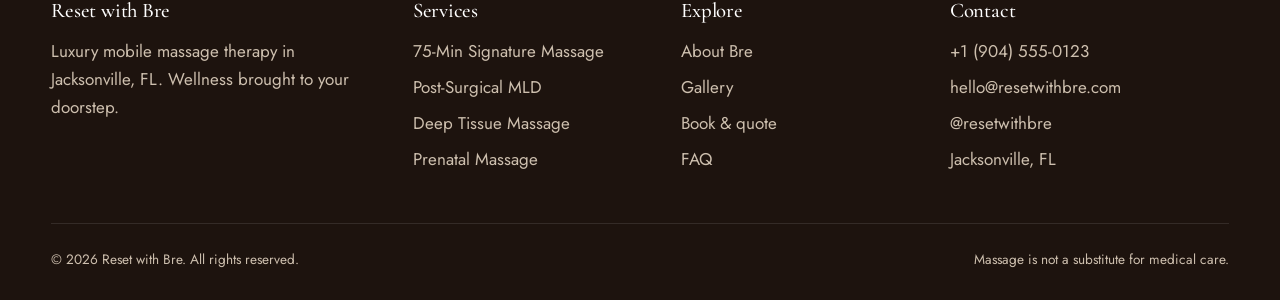
<file: faq.html>
<!doctype html>
<html lang="en">
  <head>
    <meta charset="utf-8" />
    <meta
      name="viewport"
      content="width=device-width,initial-scale=1"
    />
    <title>
      FAQ | Reset with Bre, Mobile Massage Jacksonville FL
    </title>
    <meta
      name="description"
      content="Answers about mobile massage with Reset with Bre."
    />
    <meta
      name="theme-color"
      content="#2a1d17"
    />
    <link
      rel="preconnect"
      href="https://fonts.googleapis.com"
    />
    <link
      rel="preconnect"
      href="https://fonts.gstatic.com"
      crossorigin
    />
    <link
      href="https://fonts.googleapis.com/css2?family=Cormorant+Garamond:ital,wght@0,500;0,600;1,500&family=Jost:wght@400;500&display=swap"
      rel="stylesheet"
    />
    <link
      rel="stylesheet"
      href="css/style.css"
    />
  </head>
  <body>
    <header class="hdr">
      <div class="wrap">
        <a
          href="index.html"
          class="logo"
          >Reset with Bre<small>Mobile Massage</small></a
        >
        <nav aria-label="Main">
          <ul>
            <li>
              <a
                href="index.html"
                class=""
                >Home</a
              >
            </li>
            <li>
              <a
                href="about.html"
                class=""
                >About</a
              >
            </li>
            <li class="dd">
              <a
                href="services.html"
                class=""
                >Services</a
              >
              <ul>
                <li>
                  <a href="signature.html"
                    >75-Min Signature Massage</a
                  >
                </li>
                <li>
                  <a href="post-surgical-mld.html"
                    >Post-Surgical MLD</a
                  >
                </li>
                <li>
                  <a href="deep-tissue-massage.html"
                    >Deep Tissue Massage</a
                  >
                </li>
                <li>
                  <a href="prenatal-massage.html"
                    >Prenatal Massage</a
                  >
                </li>
              </ul>
            </li>
            <li>
              <a
                href="gallery.html"
                class=""
                >Gallery</a
              >
            </li>
            <li>
              <a
                href="faq.html"
                class="on"
                >FAQ</a
              >
            </li>
            <li>
              <a
                href="contact.html"
                class=""
                >Contact</a
              >
            </li>
            <li>
              <a
                class="btn"
                href="booking.html"
                >Book now</a
              >
            </li>
          </ul>
        </nav>
        <button
          class="burger"
          aria-label="Menu"
          aria-expanded="false"
        >
          <span></span><span></span>
        </button>
      </div>
    </header>
    <section class="pagehead">
      <div class="wrap">
        <div class="crumb">
          <a href="index.html">Home</a> / FAQ
        </div>
        <h1 class="rv">Frequently asked</h1>
        <p class="lead rv">
          Everything to know before your first session.
        </p>
      </div>
    </section>
    <section class="sec">
      <div
        class="wrap"
        style="max-width: 820px"
      >
        <div class="faq">
          <details class="rv">
            <summary>Where do you travel?</summary>
            <p>
              Jacksonville, FL and surrounding areas up to
              about 30 miles. Travel fees show in your
              quote.
            </p>
          </details>
          <details class="rv">
            <summary>What do I need to provide?</summary>
            <p>
              Only a quiet space and a clear path. Bre
              brings the table, linens, oils and music.
            </p>
          </details>
          <details class="rv">
            <summary>Can I book post-surgical MLD?</summary>
            <p>
              Yes. Share your procedure and surgery date;
              always follow your surgeon’s clearance.
            </p>
          </details>
          <details class="rv">
            <summary>
              What payment methods are accepted?
            </summary>
            <p>
              Edit this answer with your accepted payment
              methods.
            </p>
          </details>
          <details class="rv">
            <summary>
              What is your cancellation policy?
            </summary>
            <p>
              Please give 24 hours’ notice to reschedule or
              cancel.
            </p>
          </details>
          <details class="rv">
            <summary>
              Is massage safe during pregnancy?
            </summary>
            <p>
              Prenatal massage is generally safe with doctor
              approval; Bre uses pregnancy-safe positioning.
            </p>
          </details>
        </div>
      </div>
    </section>
    <section class="sec cta">
      <div class="wrap">
        <span class="eyebrow">Your reset awaits</span>
        <h2 class="rv">
          Ready to feel like yourself again?
        </h2>
        <p class="lead">
          Request a free quote in under a minute. We come to
          you.
        </p>
        <a
          class="btn"
          href="booking.html"
          >Book your massage</a
        >
      </div>
    </section>
    <footer>
      <div class="wrap">
        <div class="fgrid">
          <div>
            <h4>Reset with Bre</h4>
            <p>
              Luxury mobile massage therapy in Jacksonville,
              FL. Wellness brought to your doorstep.
            </p>
          </div>
          <div>
            <h4>Services</h4>
            <ul>
              <li>
                <a href="signature.html"
                  >75-Min Signature Massage</a
                >
              </li>
              <li>
                <a href="post-surgical-mld.html"
                  >Post-Surgical MLD</a
                >
              </li>
              <li>
                <a href="deep-tissue-massage.html"
                  >Deep Tissue Massage</a
                >
              </li>
              <li>
                <a href="prenatal-massage.html"
                  >Prenatal Massage</a
                >
              </li>
            </ul>
          </div>
          <div>
            <h4>Explore</h4>
            <ul>
              <li><a href="about.html">About Bre</a></li>
              <li><a href="gallery.html">Gallery</a></li>
              <li>
                <a href="booking.html">Book &amp; quote</a>
              </li>
              <li><a href="faq.html">FAQ</a></li>
            </ul>
          </div>
          <div>
            <h4>Contact</h4>
            <ul>
              <li><a data-tel></a></li>
              <li><a data-mail></a></li>
              <li>
                <a
                  data-ig
                  target="_blank"
                  rel="noopener"
                  >@resetwithbre</a
                >
              </li>
              <li>Jacksonville, FL</li>
            </ul>
          </div>
        </div>
        <div class="copy">
          <span
            >&copy; 2026 Reset with Bre. All rights
            reserved.</span
          ><span
            >Massage is not a substitute for medical
            care.</span
          >
        </div>
      </div>
    </footer>
    <div class="lb">
      <button aria-label="Close">&times;</button
      ><img alt="" />
    </div>
    <div
      class="chat"
      role="dialog"
      aria-label="Chat"
    >
      <header>
        Chat with Bre<small
          >Typically replies within the hour</small
        >
      </header>
      <div class="cm"></div>
      <div class="cq"></div>
      <form>
        <input
          name="q"
          placeholder="Type your question…"
          aria-label="Message"
        /><button>Send</button>
      </form>
    </div>
    <div class="fab">
      <a
        class="call"
        data-tel
        aria-label="Call"
        ><svg
          viewBox="0 0 24 24"
          fill="currentColor"
        >
          <path
            d="M6.6 10.8a15 15 0 006.6 6.6l2.2-2.2a1 1 0 011-.25 11 11 0 003.5.56 1 1 0 011 1V20a1 1 0 01-1 1A17 17 0 013 4a1 1 0 011-1h3.5a1 1 0 011 1c0 1.2.2 2.4.56 3.5a1 1 0 01-.25 1z"
          /></svg></a
      ><a
        id="sms"
        aria-label="Text message"
        ><svg
          viewBox="0 0 24 24"
          fill="currentColor"
        >
          <path
            d="M4 4h16a2 2 0 012 2v10a2 2 0 01-2 2H8l-5 4V6a2 2 0 012-2z"
          /></svg></a
      ><button
        id="chatbtn"
        aria-label="Open chat"
      >
        <svg
          viewBox="0 0 24 24"
          fill="currentColor"
        >
          <path
            d="M12 2a10 10 0 100 20 10 10 0 000-20zm1 15h-2v-2h2zm1.5-6.5c-.5.6-1 .8-1.2 1.2-.2.3-.3.6-.3 1.3h-2c0-1 .2-1.6.6-2.1.4-.5 1-.8 1.3-1.2.3-.3.4-.6.4-.9 0-.6-.5-1-1.1-1s-1.1.4-1.2 1l-2-.3C9 7.7 10.2 7 12 7c1.9 0 3 1 3 2.4 0 .6-.2 1.1-.5 1.1z"
          />
        </svg>
      </button>
    </div>
    <script src="js/config.js"></script>
    <script src="js/main.js"></script>
  </body>
</html>
</file>
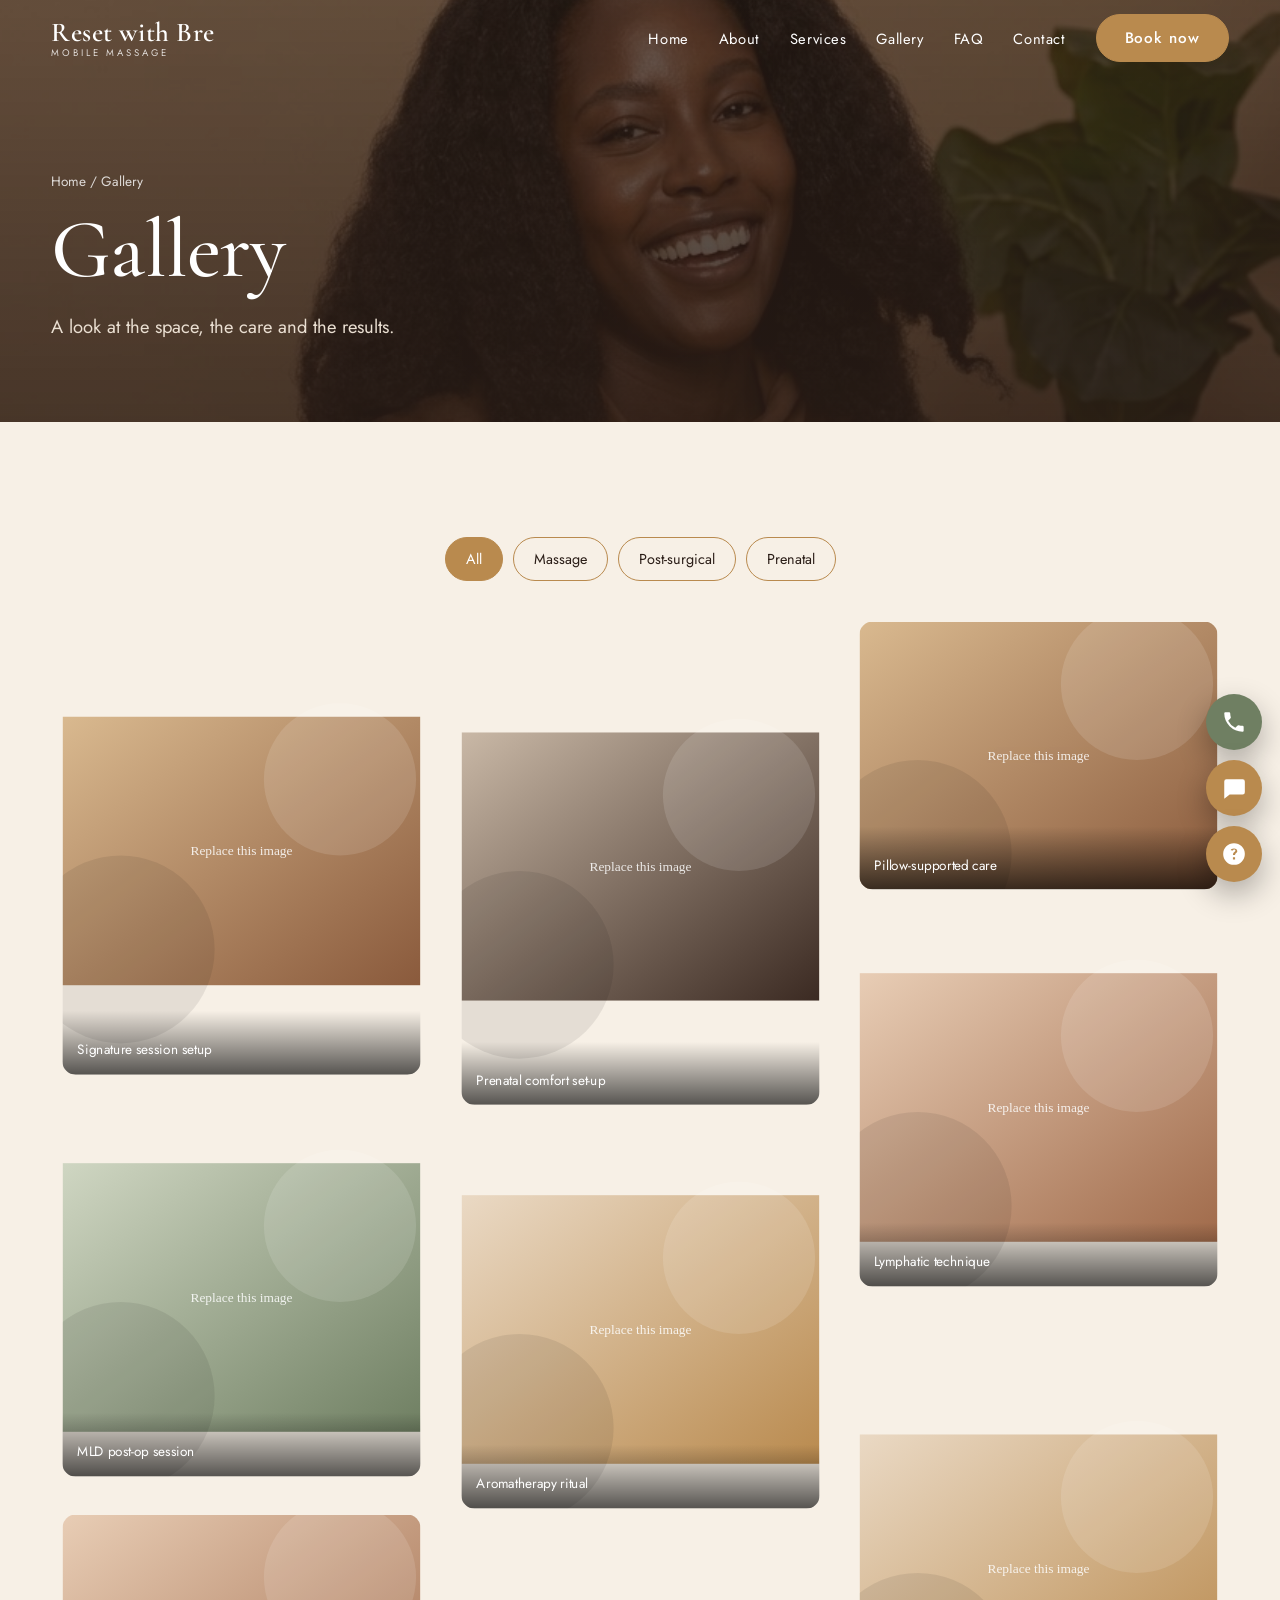
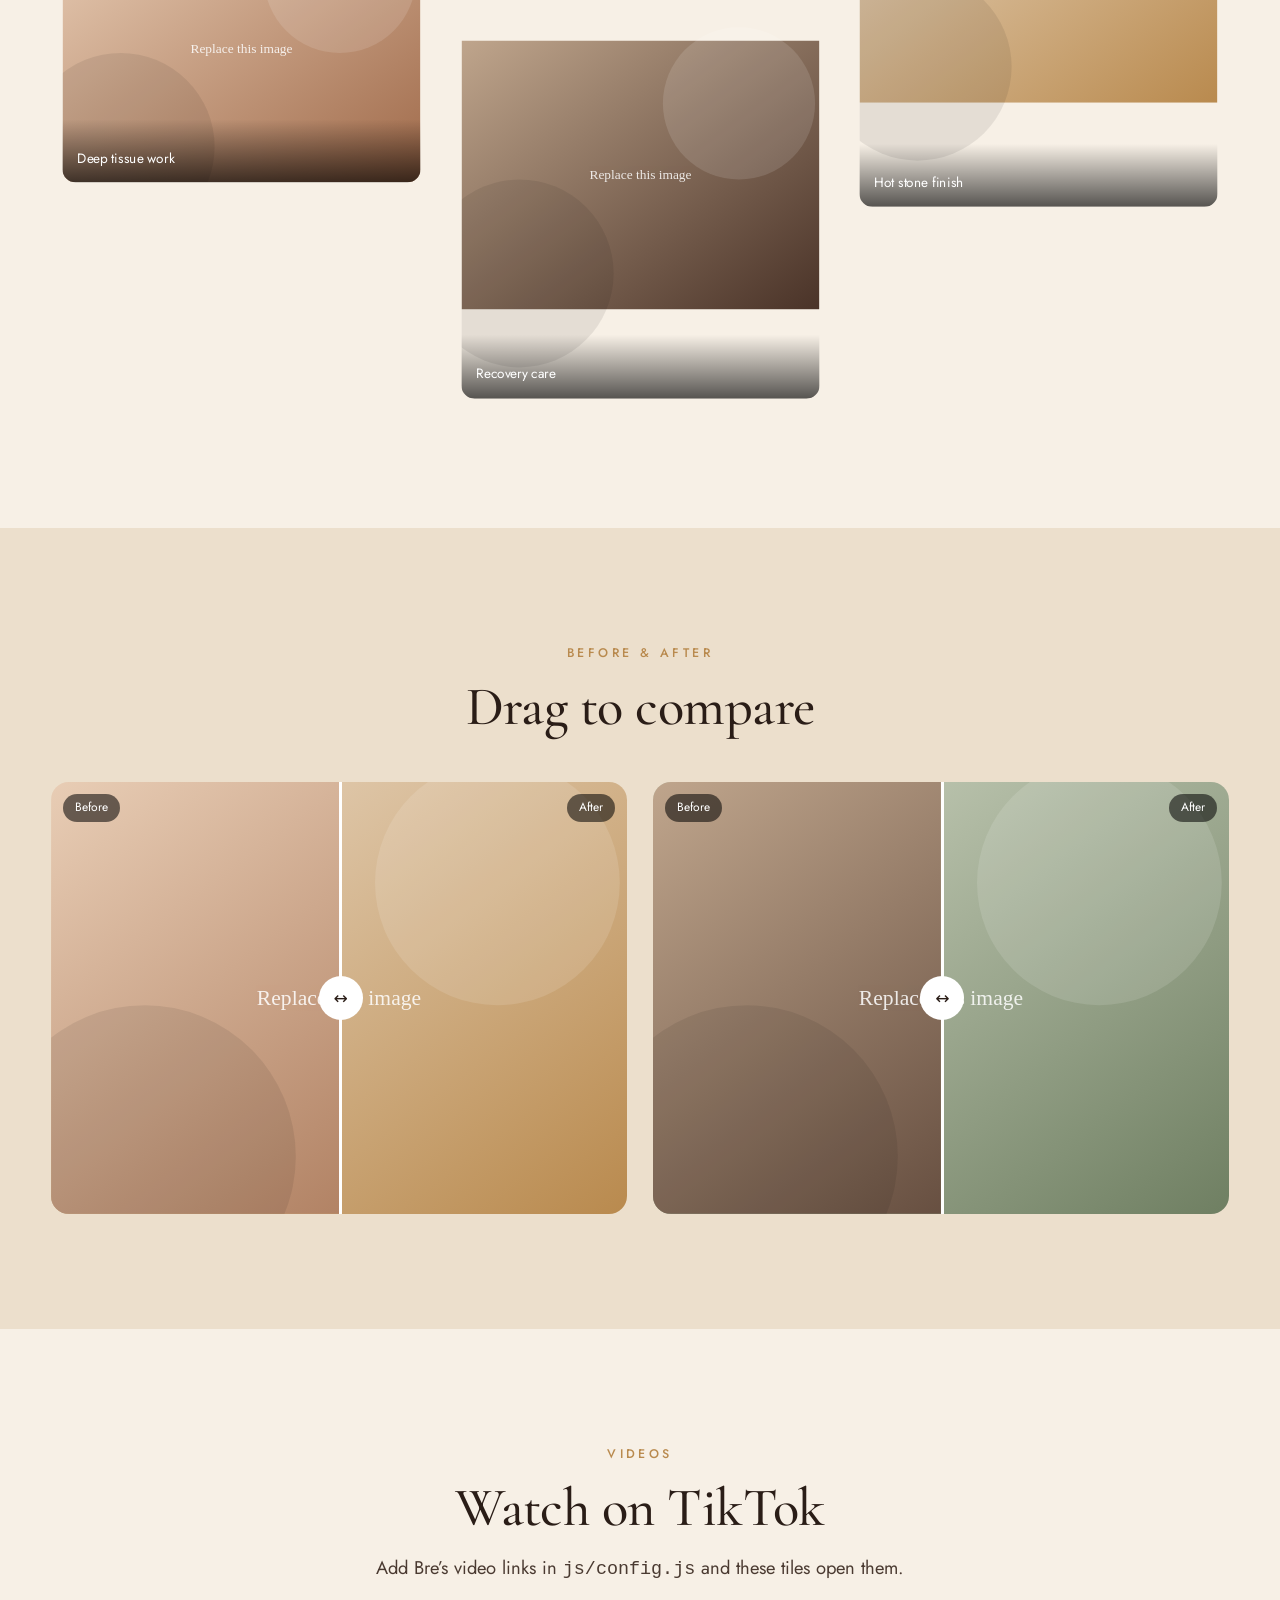
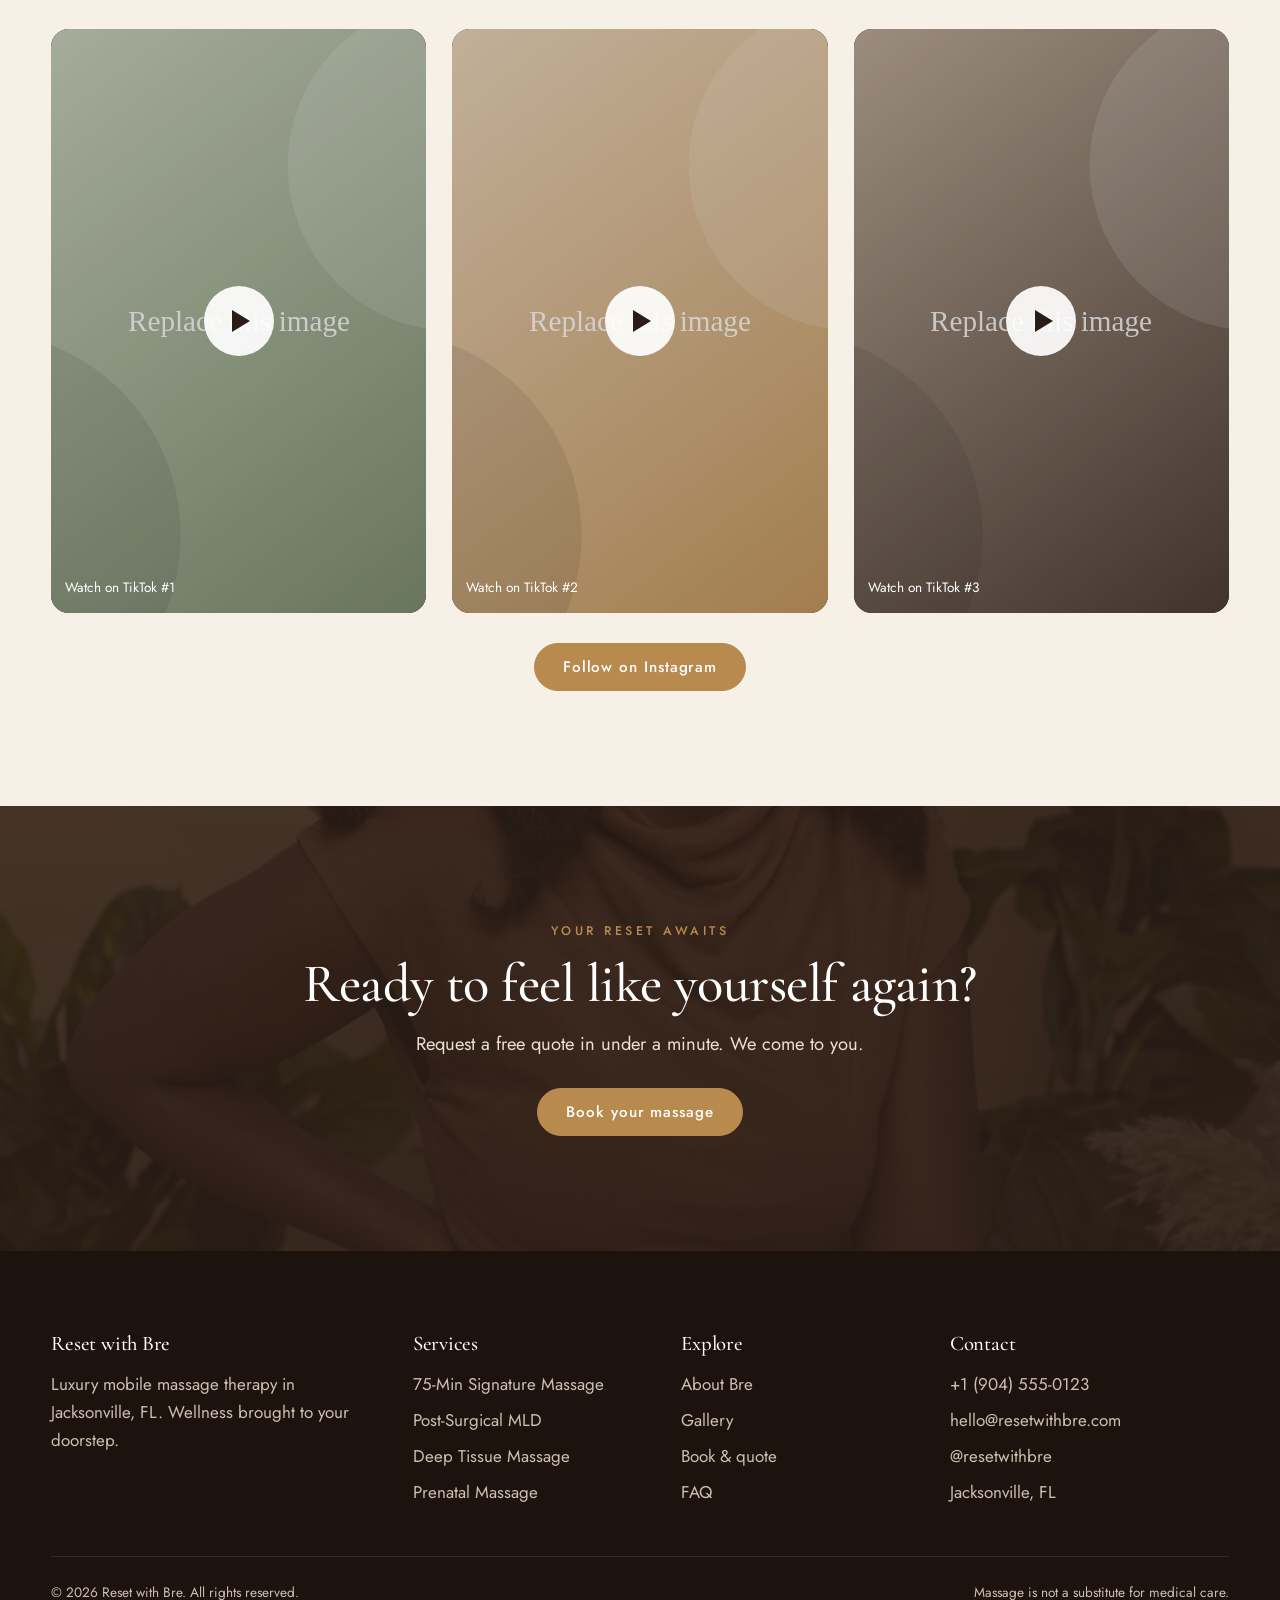
<file: gallery.html>
<!doctype html>
<html lang="en">
  <head>
    <meta charset="utf-8" />
    <meta
      name="viewport"
      content="width=device-width,initial-scale=1"
    />
    <title>
      Gallery | Reset with Bre, Mobile Massage Jacksonville
      FL
    </title>
    <meta
      name="description"
      content="Photos and videos of Reset with Bre sessions."
    />
    <meta
      name="theme-color"
      content="#2a1d17"
    />
    <link
      rel="preconnect"
      href="https://fonts.googleapis.com"
    />
    <link
      rel="preconnect"
      href="https://fonts.gstatic.com"
      crossorigin
    />
    <link
      href="https://fonts.googleapis.com/css2?family=Cormorant+Garamond:ital,wght@0,500;0,600;1,500&family=Jost:wght@400;500&display=swap"
      rel="stylesheet"
    />
    <link
      rel="stylesheet"
      href="css/style.css"
    />
  </head>
  <body>
    <header class="hdr">
      <div class="wrap">
        <a
          href="index.html"
          class="logo"
          >Reset with Bre<small>Mobile Massage</small></a
        >
        <nav aria-label="Main">
          <ul>
            <li>
              <a
                href="index.html"
                class=""
                >Home</a
              >
            </li>
            <li>
              <a
                href="about.html"
                class=""
                >About</a
              >
            </li>
            <li class="dd">
              <a
                href="services.html"
                class=""
                >Services</a
              >
              <ul>
                <li>
                  <a href="signature.html"
                    >75-Min Signature Massage</a
                  >
                </li>
                <li>
                  <a href="post-surgical-mld.html"
                    >Post-Surgical MLD</a
                  >
                </li>
                <li>
                  <a href="deep-tissue-massage.html"
                    >Deep Tissue Massage</a
                  >
                </li>
                <li>
                  <a href="prenatal-massage.html"
                    >Prenatal Massage</a
                  >
                </li>
              </ul>
            </li>
            <li>
              <a
                href="gallery.html"
                class="on"
                >Gallery</a
              >
            </li>
            <li>
              <a
                href="faq.html"
                class=""
                >FAQ</a
              >
            </li>
            <li>
              <a
                href="contact.html"
                class=""
                >Contact</a
              >
            </li>
            <li>
              <a
                class="btn"
                href="booking.html"
                >Book now</a
              >
            </li>
          </ul>
        </nav>
        <button
          class="burger"
          aria-label="Menu"
          aria-expanded="false"
        >
          <span></span><span></span>
        </button>
      </div>
    </header>
    <section class="pagehead">
      <div class="wrap">
        <div class="crumb">
          <a href="index.html">Home</a> / Gallery
        </div>
        <h1 class="rv">Gallery</h1>
        <p class="lead rv">
          A look at the space, the care and the results.
        </p>
      </div>
    </section>
    <section class="sec">
      <div class="wrap">
        <div class="filters">
          <button
            class="on"
            data-f="all"
          >
            All</button
          ><button data-f="massage">Massage</button
          ><button data-f="mld">Post-surgical</button
          ><button data-f="prenatal">Prenatal</button>
        </div>
        <div class="mas">
          <figure
            data-c="massage"
            class="rv z"
          >
            <img
              src="assets/img/ph-1.svg"
              alt="Signature session setup"
              loading="lazy"
              style="aspect-ratio: 4/5"
            />
            <figcaption>Signature session setup</figcaption>
          </figure>
          <figure
            data-c="mld"
            class="rv z"
          >
            <img
              src="assets/img/ph-2.svg"
              alt="MLD post-op session"
              loading="lazy"
              style="aspect-ratio: 1/1"
            />
            <figcaption>MLD post-op session</figcaption>
          </figure>
          <figure
            data-c="massage"
            class="rv z"
          >
            <img
              src="assets/img/ph-3.svg"
              alt="Deep tissue work"
              loading="lazy"
              style="aspect-ratio: 4/3"
            />
            <figcaption>Deep tissue work</figcaption>
          </figure>
          <figure
            data-c="prenatal"
            class="rv z"
          >
            <img
              src="assets/img/ph-4.svg"
              alt="Prenatal comfort set-up"
              loading="lazy"
              style="aspect-ratio: 3/4"
            />
            <figcaption>Prenatal comfort set-up</figcaption>
          </figure>
          <figure
            data-c="massage"
            class="rv z"
          >
            <img
              src="assets/img/ph-5.svg"
              alt="Aromatherapy ritual"
              loading="lazy"
              style="aspect-ratio: 1/1"
            />
            <figcaption>Aromatherapy ritual</figcaption>
          </figure>
          <figure
            data-c="mld"
            class="rv z"
          >
            <img
              src="assets/img/ph-6.svg"
              alt="Recovery care"
              loading="lazy"
              style="aspect-ratio: 4/5"
            />
            <figcaption>Recovery care</figcaption>
          </figure>
          <figure
            data-c="prenatal"
            class="rv z"
          >
            <img
              src="assets/img/ph-1.svg"
              alt="Pillow-supported care"
              loading="lazy"
              style="aspect-ratio: 4/3"
            />
            <figcaption>Pillow-supported care</figcaption>
          </figure>
          <figure
            data-c="mld"
            class="rv z"
          >
            <img
              src="assets/img/ph-3.svg"
              alt="Lymphatic technique"
              loading="lazy"
              style="aspect-ratio: 1/1"
            />
            <figcaption>Lymphatic technique</figcaption>
          </figure>
          <figure
            data-c="massage"
            class="rv z"
          >
            <img
              src="assets/img/ph-5.svg"
              alt="Hot stone finish"
              loading="lazy"
              style="aspect-ratio: 3/4"
            />
            <figcaption>Hot stone finish</figcaption>
          </figure>
        </div>
      </div>
    </section>
    <section class="sec alt">
      <div class="wrap">
        <div class="center">
          <span class="eyebrow">Before &amp; after</span>
          <h2 class="rv">Drag to compare</h2>
        </div>
        <div
          class="grid g2"
          style="margin-top: 44px"
        >
          <div class="ba rv">
            <img
              src="assets/img/ph-5.svg"
              alt="After"
            /><img
              class="top"
              src="assets/img/ph-3.svg"
              alt="Before"
            /><span
              class="tag"
              style="left: 12px"
              >Before</span
            ><span
              class="tag"
              style="right: 12px"
              >After</span
            >
            <div class="bar"></div>
            <input
              type="range"
              min="0"
              max="100"
              value="50"
              aria-label="Before and after slider"
            />
          </div>
          <div class="ba rv">
            <img
              src="assets/img/ph-2.svg"
              alt="After"
            /><img
              class="top"
              src="assets/img/ph-6.svg"
              alt="Before"
            /><span
              class="tag"
              style="left: 12px"
              >Before</span
            ><span
              class="tag"
              style="right: 12px"
              >After</span
            >
            <div class="bar"></div>
            <input
              type="range"
              min="0"
              max="100"
              value="50"
              aria-label="Before and after slider"
            />
          </div>
        </div>
      </div>
    </section>
    <section class="sec">
      <div class="wrap">
        <div class="center">
          <span class="eyebrow">Videos</span>
          <h2 class="rv">Watch on TikTok</h2>
          <p class="lead rv">
            Add Bre’s video links in
            <code>js/config.js</code> and these tiles open
            them.
          </p>
        </div>
        <div style="margin-top: 44px">
          <div class="grid g3">
            <a
              class="vid rv"
              data-tk
              target="_blank"
              rel="noopener"
              ><img
                src="assets/img/ph-2.svg"
                alt="TikTok video 1"
                loading="lazy"
              /><span class="play"><b></b></span
              ><em>Watch on TikTok #1</em></a
            ><a
              class="vid rv"
              data-tk
              target="_blank"
              rel="noopener"
              ><img
                src="assets/img/ph-5.svg"
                alt="TikTok video 2"
                loading="lazy"
              /><span class="play"><b></b></span
              ><em>Watch on TikTok #2</em></a
            ><a
              class="vid rv"
              data-tk
              target="_blank"
              rel="noopener"
              ><img
                src="assets/img/ph-4.svg"
                alt="TikTok video 3"
                loading="lazy"
              /><span class="play"><b></b></span
              ><em>Watch on TikTok #3</em></a
            >
          </div>
        </div>
        <div
          class="center"
          style="margin-top: 30px"
        >
          <a
            class="btn"
            data-ig
            target="_blank"
            rel="noopener"
            >Follow on Instagram</a
          >
        </div>
      </div>
    </section>
    <section class="sec cta">
      <div class="wrap">
        <span class="eyebrow">Your reset awaits</span>
        <h2 class="rv">
          Ready to feel like yourself again?
        </h2>
        <p class="lead">
          Request a free quote in under a minute. We come to
          you.
        </p>
        <a
          class="btn"
          href="booking.html"
          >Book your massage</a
        >
      </div>
    </section>
    <footer>
      <div class="wrap">
        <div class="fgrid">
          <div>
            <h4>Reset with Bre</h4>
            <p>
              Luxury mobile massage therapy in Jacksonville,
              FL. Wellness brought to your doorstep.
            </p>
          </div>
          <div>
            <h4>Services</h4>
            <ul>
              <li>
                <a href="signature.html"
                  >75-Min Signature Massage</a
                >
              </li>
              <li>
                <a href="post-surgical-mld.html"
                  >Post-Surgical MLD</a
                >
              </li>
              <li>
                <a href="deep-tissue-massage.html"
                  >Deep Tissue Massage</a
                >
              </li>
              <li>
                <a href="prenatal-massage.html"
                  >Prenatal Massage</a
                >
              </li>
            </ul>
          </div>
          <div>
            <h4>Explore</h4>
            <ul>
              <li><a href="about.html">About Bre</a></li>
              <li><a href="gallery.html">Gallery</a></li>
              <li>
                <a href="booking.html">Book &amp; quote</a>
              </li>
              <li><a href="faq.html">FAQ</a></li>
            </ul>
          </div>
          <div>
            <h4>Contact</h4>
            <ul>
              <li><a data-tel></a></li>
              <li><a data-mail></a></li>
              <li>
                <a
                  data-ig
                  target="_blank"
                  rel="noopener"
                  >@resetwithbre</a
                >
              </li>
              <li>Jacksonville, FL</li>
            </ul>
          </div>
        </div>
        <div class="copy">
          <span
            >&copy; 2026 Reset with Bre. All rights
            reserved.</span
          ><span
            >Massage is not a substitute for medical
            care.</span
          >
        </div>
      </div>
    </footer>
    <div class="lb">
      <button aria-label="Close">&times;</button
      ><img alt="" />
    </div>
    <div
      class="chat"
      role="dialog"
      aria-label="Chat"
    >
      <header>
        Chat with Bre<small
          >Typically replies within the hour</small
        >
      </header>
      <div class="cm"></div>
      <div class="cq"></div>
      <form>
        <input
          name="q"
          placeholder="Type your question…"
          aria-label="Message"
        /><button>Send</button>
      </form>
    </div>
    <div class="fab">
      <a
        class="call"
        data-tel
        aria-label="Call"
        ><svg
          viewBox="0 0 24 24"
          fill="currentColor"
        >
          <path
            d="M6.6 10.8a15 15 0 006.6 6.6l2.2-2.2a1 1 0 011-.25 11 11 0 003.5.56 1 1 0 011 1V20a1 1 0 01-1 1A17 17 0 013 4a1 1 0 011-1h3.5a1 1 0 011 1c0 1.2.2 2.4.56 3.5a1 1 0 01-.25 1z"
          /></svg></a
      ><a
        id="sms"
        aria-label="Text message"
        ><svg
          viewBox="0 0 24 24"
          fill="currentColor"
        >
          <path
            d="M4 4h16a2 2 0 012 2v10a2 2 0 01-2 2H8l-5 4V6a2 2 0 012-2z"
          /></svg></a
      ><button
        id="chatbtn"
        aria-label="Open chat"
      >
        <svg
          viewBox="0 0 24 24"
          fill="currentColor"
        >
          <path
            d="M12 2a10 10 0 100 20 10 10 0 000-20zm1 15h-2v-2h2zm1.5-6.5c-.5.6-1 .8-1.2 1.2-.2.3-.3.6-.3 1.3h-2c0-1 .2-1.6.6-2.1.4-.5 1-.8 1.3-1.2.3-.3.4-.6.4-.9 0-.6-.5-1-1.1-1s-1.1.4-1.2 1l-2-.3C9 7.7 10.2 7 12 7c1.9 0 3 1 3 2.4 0 .6-.2 1.1-.5 1.1z"
          />
        </svg>
      </button>
    </div>
    <script src="js/config.js"></script>
    <script src="js/main.js"></script>
  </body>
</html>
</file>
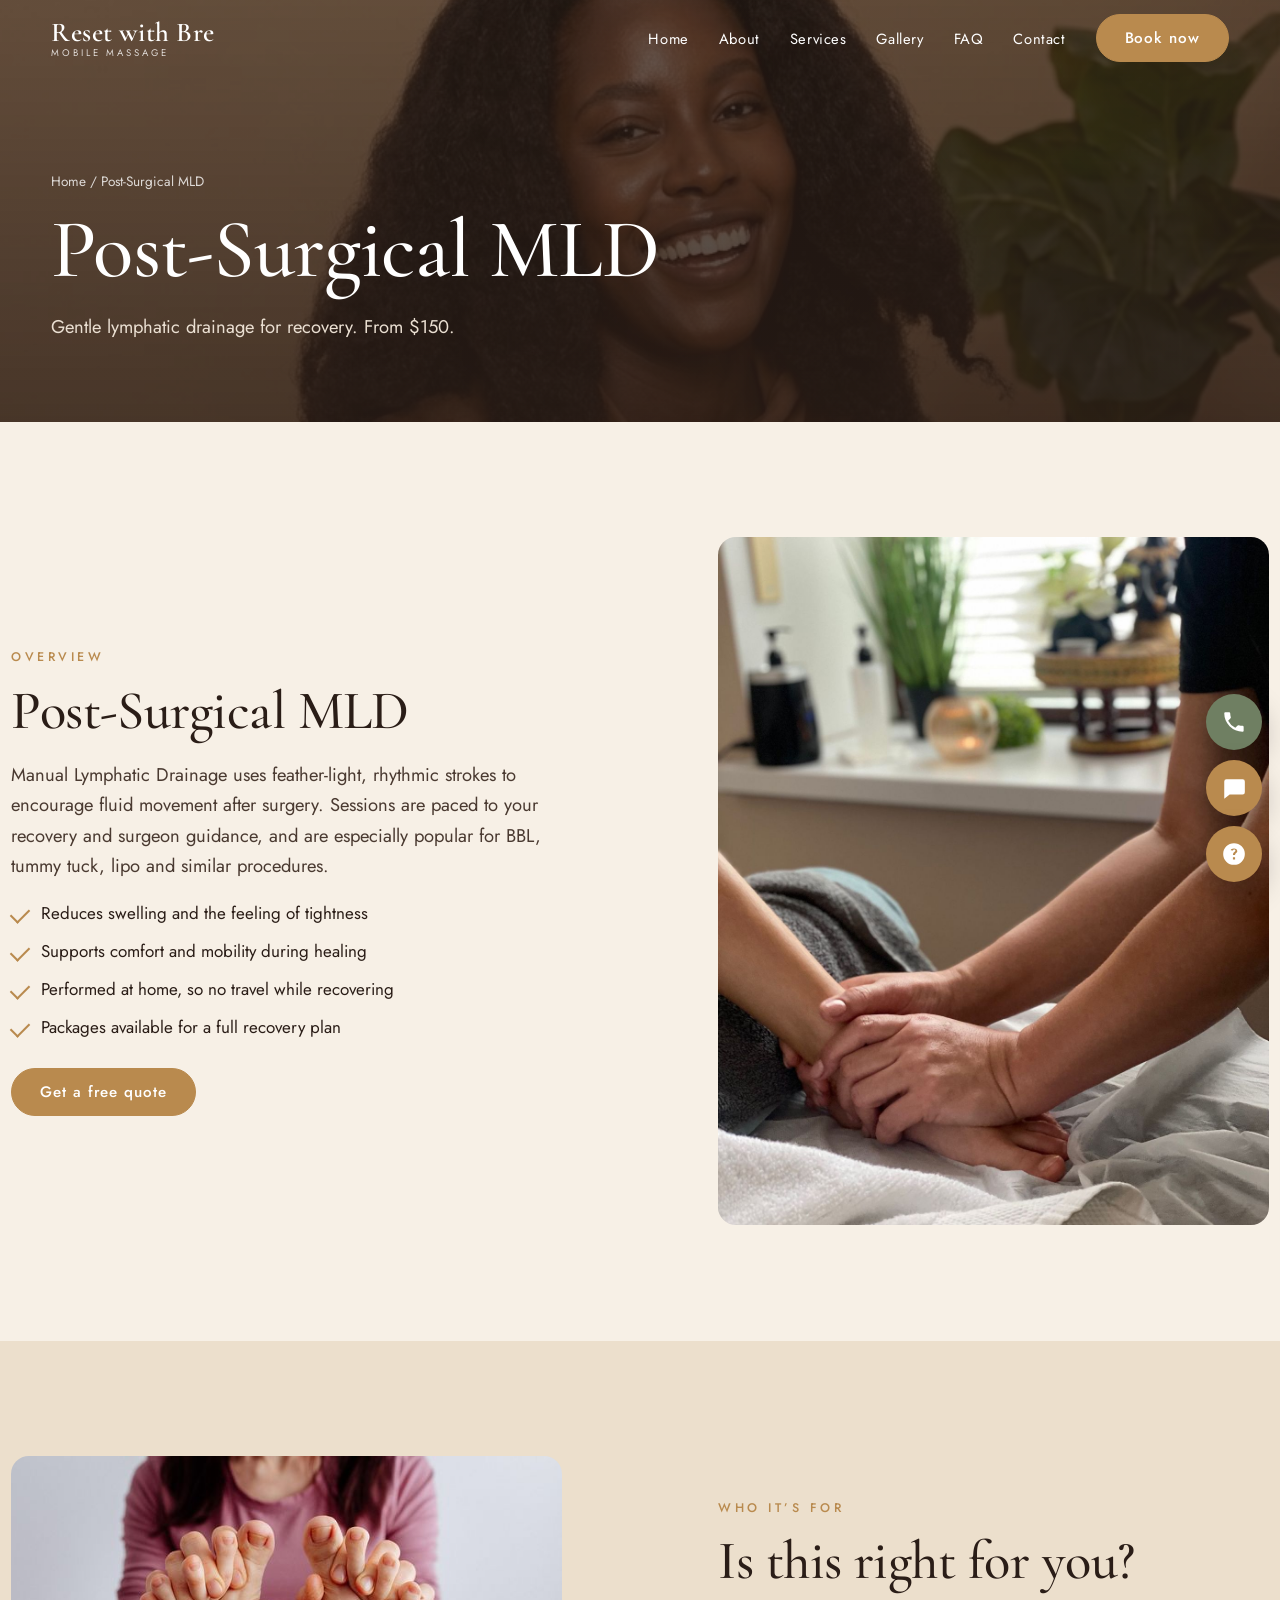
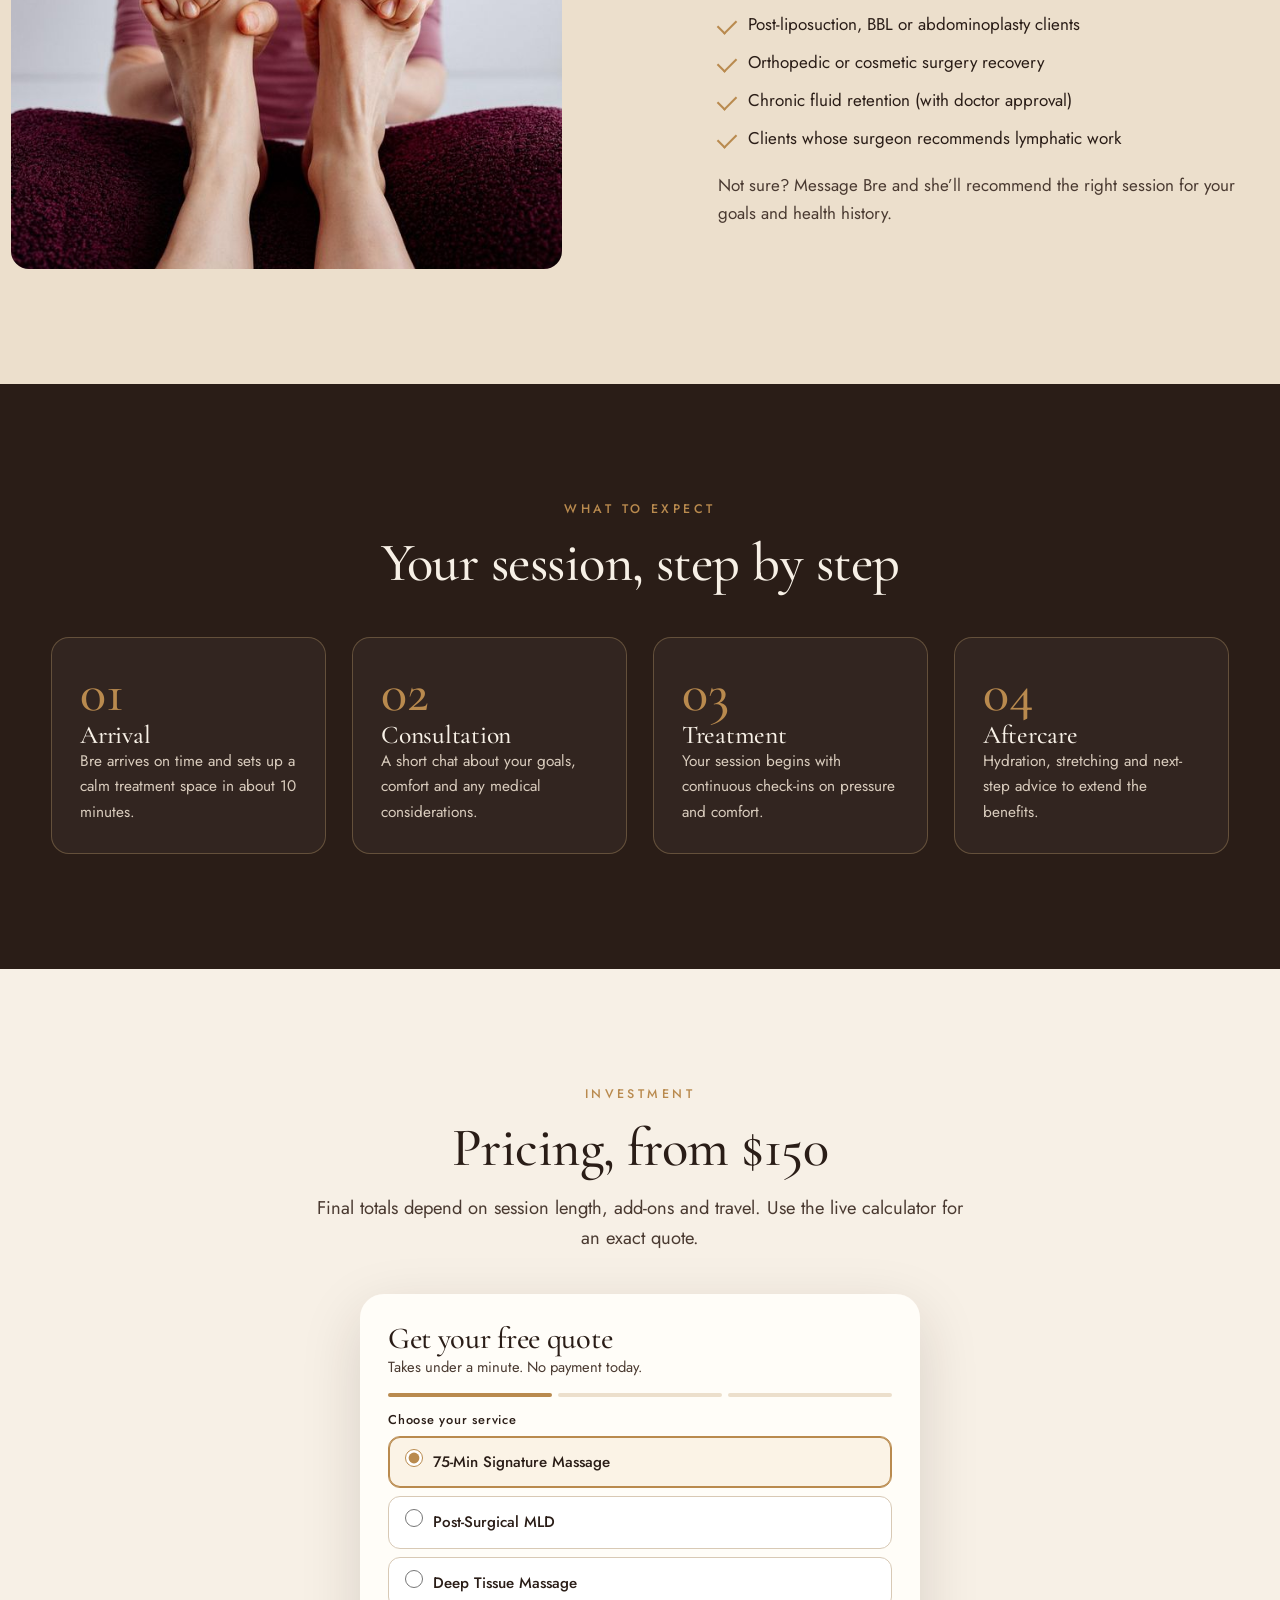
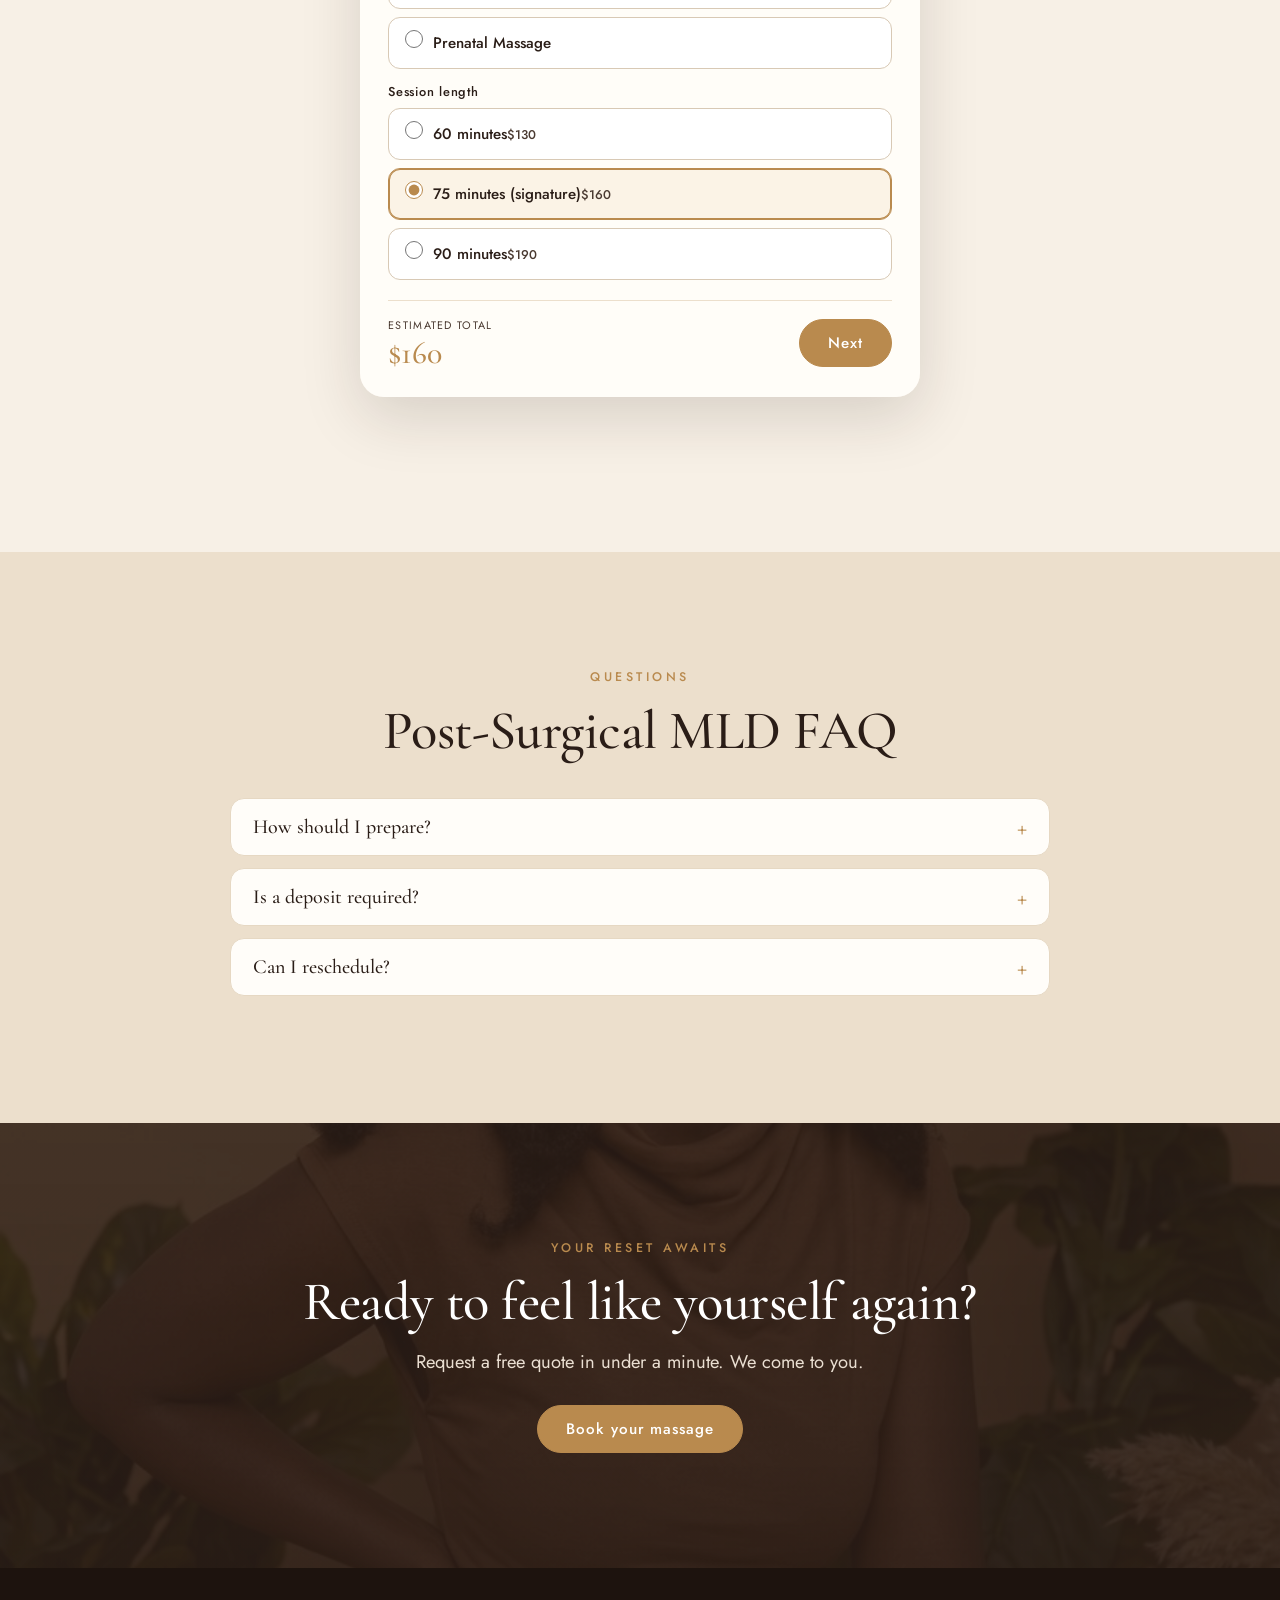
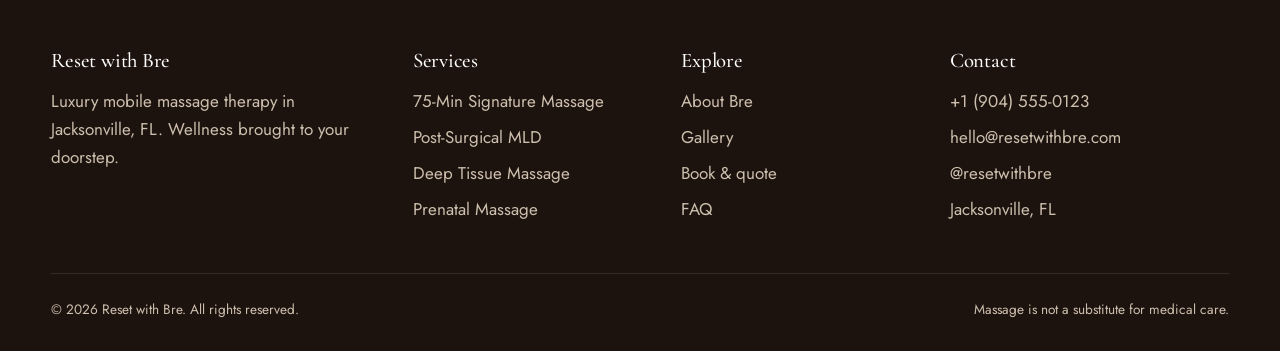
<file: post-surgical-mld.html>
<!doctype html>
<html lang="en">
  <head>
    <meta charset="utf-8" />
    <meta
      name="viewport"
      content="width=device-width,initial-scale=1"
    />
    <title>
      Post-Surgical MLD | Reset with Bre, Mobile Massage
      Jacksonville FL
    </title>
    <meta
      name="description"
      content="Manual Lymphatic Drainage uses feather-light, rhythmic strokes to encourage fluid movement after surgery. Sessions are paced to your recovery and surg"
    />
    <meta
      name="theme-color"
      content="#2a1d17"
    />
    <link
      rel="preconnect"
      href="https://fonts.googleapis.com"
    />
    <link
      rel="preconnect"
      href="https://fonts.gstatic.com"
      crossorigin
    />
    <link
      href="https://fonts.googleapis.com/css2?family=Cormorant+Garamond:ital,wght@0,500;0,600;1,500&family=Jost:wght@400;500&display=swap"
      rel="stylesheet"
    />
    <link
      rel="stylesheet"
      href="css/style.css"
    />
  </head>
  <body>
    <header class="hdr">
      <div class="wrap">
        <a
          href="index.html"
          class="logo"
          >Reset with Bre<small>Mobile Massage</small></a
        >
        <nav aria-label="Main">
          <ul>
            <li>
              <a
                href="index.html"
                class=""
                >Home</a
              >
            </li>
            <li>
              <a
                href="about.html"
                class=""
                >About</a
              >
            </li>
            <li class="dd">
              <a
                href="services.html"
                class=""
                >Services</a
              >
              <ul>
                <li>
                  <a href="signature.html"
                    >75-Min Signature Massage</a
                  >
                </li>
                <li>
                  <a href="post-surgical-mld.html"
                    >Post-Surgical MLD</a
                  >
                </li>
                <li>
                  <a href="deep-tissue-massage.html"
                    >Deep Tissue Massage</a
                  >
                </li>
                <li>
                  <a href="prenatal-massage.html"
                    >Prenatal Massage</a
                  >
                </li>
              </ul>
            </li>
            <li>
              <a
                href="gallery.html"
                class=""
                >Gallery</a
              >
            </li>
            <li>
              <a
                href="faq.html"
                class=""
                >FAQ</a
              >
            </li>
            <li>
              <a
                href="contact.html"
                class=""
                >Contact</a
              >
            </li>
            <li>
              <a
                class="btn"
                href="booking.html"
                >Book now</a
              >
            </li>
          </ul>
        </nav>
        <button
          class="burger"
          aria-label="Menu"
          aria-expanded="false"
        >
          <span></span><span></span>
        </button>
      </div>
    </header>
    <section class="pagehead">
      <div class="wrap">
        <div class="crumb">
          <a href="index.html">Home</a> / Post-Surgical MLD
        </div>
        <h1 class="rv">Post-Surgical MLD</h1>
        <p class="lead rv">
          Gentle lymphatic drainage for recovery. From $150.
        </p>
      </div>
    </section>
    <section class="sec">
      <div class="wrap split">
        <div class="rv l">
          <span class="eyebrow">Overview</span>
          <h2>Post-Surgical MLD</h2>
          <p
            class="lead"
            style="margin: 18px 0"
          >
            Manual Lymphatic Drainage uses feather-light,
            rhythmic strokes to encourage fluid movement
            after surgery. Sessions are paced to your
            recovery and surgeon guidance, and are
            especially popular for BBL, tummy tuck, lipo and
            similar procedures.
          </p>
          <ul class="check">
            <li>
              Reduces swelling and the feeling of tightness
            </li>
            <li>
              Supports comfort and mobility during healing
            </li>
            <li>
              Performed at home, so no travel while
              recovering
            </li>
            <li>
              Packages available for a full recovery plan
            </li>
          </ul>
          <a
            class="btn"
            href="booking.html"
            style="margin-top: 26px"
            >Get a free quote</a
          >
        </div>
        <div class="pic rv r">
          <img
            src="assets/img/mld2.jpg"
            alt="Post-Surgical MLD"
          />
        </div>
      </div>
    </section>
    <section class="sec alt">
      <div class="wrap split">
        <div class="pic wide rv l">
          <img
            src="assets/img/mld.jpg"
            alt="Who benefits"
          />
        </div>
        <div class="rv r">
          <span class="eyebrow">Who it’s for</span>
          <h2>Is this right for you?</h2>
          <ul class="check">
            <li>
              Post-liposuction, BBL or abdominoplasty
              clients
            </li>
            <li>Orthopedic or cosmetic surgery recovery</li>
            <li>
              Chronic fluid retention (with doctor approval)
            </li>
            <li>
              Clients whose surgeon recommends lymphatic
              work
            </li>
          </ul>
          <p style="margin-top: 18px; color: var(--ink2)">
            Not sure? Message Bre and she’ll recommend the
            right session for your goals and health history.
          </p>
        </div>
      </div>
    </section>
    <section class="sec dark">
      <div class="wrap">
        <div class="center">
          <span class="eyebrow">What to expect</span>
          <h2 class="rv">Your session, step by step</h2>
        </div>
        <div
          class="grid g4"
          style="margin-top: 44px"
        >
          <div class="feat rv">
            <div class="step-n">01</div>
            <h3>Arrival</h3>
            <p>
              Bre arrives on time and sets up a calm
              treatment space in about 10 minutes.
            </p>
          </div>
          <div class="feat rv">
            <div class="step-n">02</div>
            <h3>Consultation</h3>
            <p>
              A short chat about your goals, comfort and any
              medical considerations.
            </p>
          </div>
          <div class="feat rv">
            <div class="step-n">03</div>
            <h3>Treatment</h3>
            <p>
              Your session begins with continuous check-ins
              on pressure and comfort.
            </p>
          </div>
          <div class="feat rv">
            <div class="step-n">04</div>
            <h3>Aftercare</h3>
            <p>
              Hydration, stretching and next-step advice to
              extend the benefits.
            </p>
          </div>
        </div>
      </div>
    </section>
    <section class="sec">
      <div class="wrap">
        <div class="center">
          <span class="eyebrow">Investment</span>
          <h2 class="rv">Pricing, from $150</h2>
          <p class="lead rv">
            Final totals depend on session length, add-ons
            and travel. Use the live calculator for an exact
            quote.
          </p>
        </div>
        <div
          class="qf rv"
          style="
            max-width: 560px;
            margin: 40px auto;
            box-shadow: 0 20px 60px rgba(42, 29, 23, 0.15);
          "
          data-quote="hero"
        ></div>
      </div>
    </section>
    <section class="sec alt">
      <div
        class="wrap"
        style="max-width: 820px"
      >
        <div class="center">
          <span class="eyebrow">Questions</span>
          <h2 class="rv">Post-Surgical MLD FAQ</h2>
        </div>
        <div
          class="faq"
          style="margin-top: 36px"
        >
          <details>
            <summary>How should I prepare?</summary>
            <p>
              Choose a quiet room with about 8 by 10 feet of
              space and a clear path to an outlet. Bre
              handles the rest.
            </p>
          </details>
          <details>
            <summary>Is a deposit required?</summary>
            <p>
              Edit this answer to match your policy. Many
              therapists request a small deposit to hold the
              appointment.
            </p>
          </details>
          <details>
            <summary>Can I reschedule?</summary>
            <p>
              Yes. Please give at least 24 hours’ notice so
              Bre can offer the time to another client.
            </p>
          </details>
        </div>
      </div>
    </section>
    <section class="sec cta">
      <div class="wrap">
        <span class="eyebrow">Your reset awaits</span>
        <h2 class="rv">
          Ready to feel like yourself again?
        </h2>
        <p class="lead">
          Request a free quote in under a minute. We come to
          you.
        </p>
        <a
          class="btn"
          href="booking.html"
          >Book your massage</a
        >
      </div>
    </section>
    <footer>
      <div class="wrap">
        <div class="fgrid">
          <div>
            <h4>Reset with Bre</h4>
            <p>
              Luxury mobile massage therapy in Jacksonville,
              FL. Wellness brought to your doorstep.
            </p>
          </div>
          <div>
            <h4>Services</h4>
            <ul>
              <li>
                <a href="signature.html"
                  >75-Min Signature Massage</a
                >
              </li>
              <li>
                <a href="post-surgical-mld.html"
                  >Post-Surgical MLD</a
                >
              </li>
              <li>
                <a href="deep-tissue-massage.html"
                  >Deep Tissue Massage</a
                >
              </li>
              <li>
                <a href="prenatal-massage.html"
                  >Prenatal Massage</a
                >
              </li>
            </ul>
          </div>
          <div>
            <h4>Explore</h4>
            <ul>
              <li><a href="about.html">About Bre</a></li>
              <li><a href="gallery.html">Gallery</a></li>
              <li>
                <a href="booking.html">Book &amp; quote</a>
              </li>
              <li><a href="faq.html">FAQ</a></li>
            </ul>
          </div>
          <div>
            <h4>Contact</h4>
            <ul>
              <li><a data-tel></a></li>
              <li><a data-mail></a></li>
              <li>
                <a
                  data-ig
                  target="_blank"
                  rel="noopener"
                  >@resetwithbre</a
                >
              </li>
              <li>Jacksonville, FL</li>
            </ul>
          </div>
        </div>
        <div class="copy">
          <span
            >&copy; 2026 Reset with Bre. All rights
            reserved.</span
          ><span
            >Massage is not a substitute for medical
            care.</span
          >
        </div>
      </div>
    </footer>
    <div class="lb">
      <button aria-label="Close">&times;</button
      ><img alt="" />
    </div>
    <div
      class="chat"
      role="dialog"
      aria-label="Chat"
    >
      <header>
        Chat with Bre<small
          >Typically replies within the hour</small
        >
      </header>
      <div class="cm"></div>
      <div class="cq"></div>
      <form>
        <input
          name="q"
          placeholder="Type your question…"
          aria-label="Message"
        /><button>Send</button>
      </form>
    </div>
    <div class="fab">
      <a
        class="call"
        data-tel
        aria-label="Call"
        ><svg
          viewBox="0 0 24 24"
          fill="currentColor"
        >
          <path
            d="M6.6 10.8a15 15 0 006.6 6.6l2.2-2.2a1 1 0 011-.25 11 11 0 003.5.56 1 1 0 011 1V20a1 1 0 01-1 1A17 17 0 013 4a1 1 0 011-1h3.5a1 1 0 011 1c0 1.2.2 2.4.56 3.5a1 1 0 01-.25 1z"
          /></svg></a
      ><a
        id="sms"
        aria-label="Text message"
        ><svg
          viewBox="0 0 24 24"
          fill="currentColor"
        >
          <path
            d="M4 4h16a2 2 0 012 2v10a2 2 0 01-2 2H8l-5 4V6a2 2 0 012-2z"
          /></svg></a
      ><button
        id="chatbtn"
        aria-label="Open chat"
      >
        <svg
          viewBox="0 0 24 24"
          fill="currentColor"
        >
          <path
            d="M12 2a10 10 0 100 20 10 10 0 000-20zm1 15h-2v-2h2zm1.5-6.5c-.5.6-1 .8-1.2 1.2-.2.3-.3.6-.3 1.3h-2c0-1 .2-1.6.6-2.1.4-.5 1-.8 1.3-1.2.3-.3.4-.6.4-.9 0-.6-.5-1-1.1-1s-1.1.4-1.2 1l-2-.3C9 7.7 10.2 7 12 7c1.9 0 3 1 3 2.4 0 .6-.2 1.1-.5 1.1z"
          />
        </svg>
      </button>
    </div>
    <script src="js/config.js"></script>
    <script src="js/main.js"></script>
  </body>
</html>
</file>
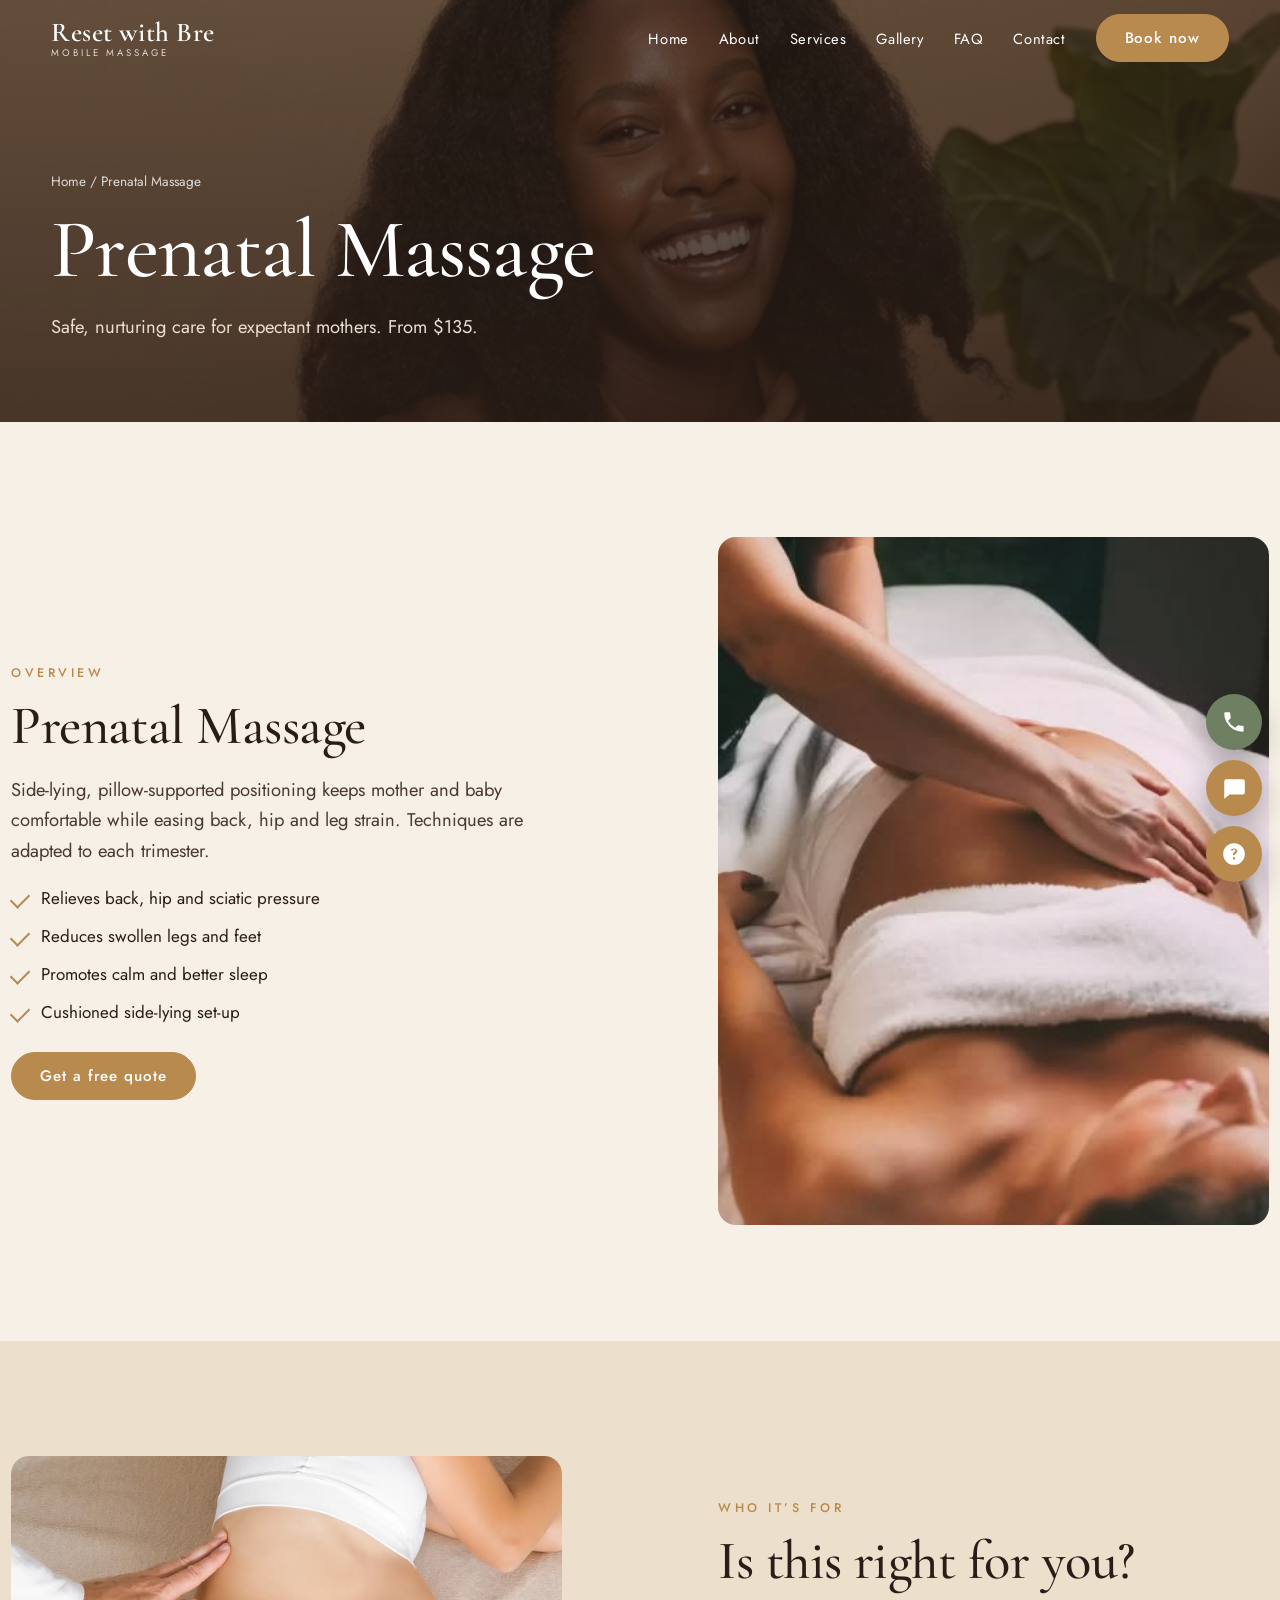
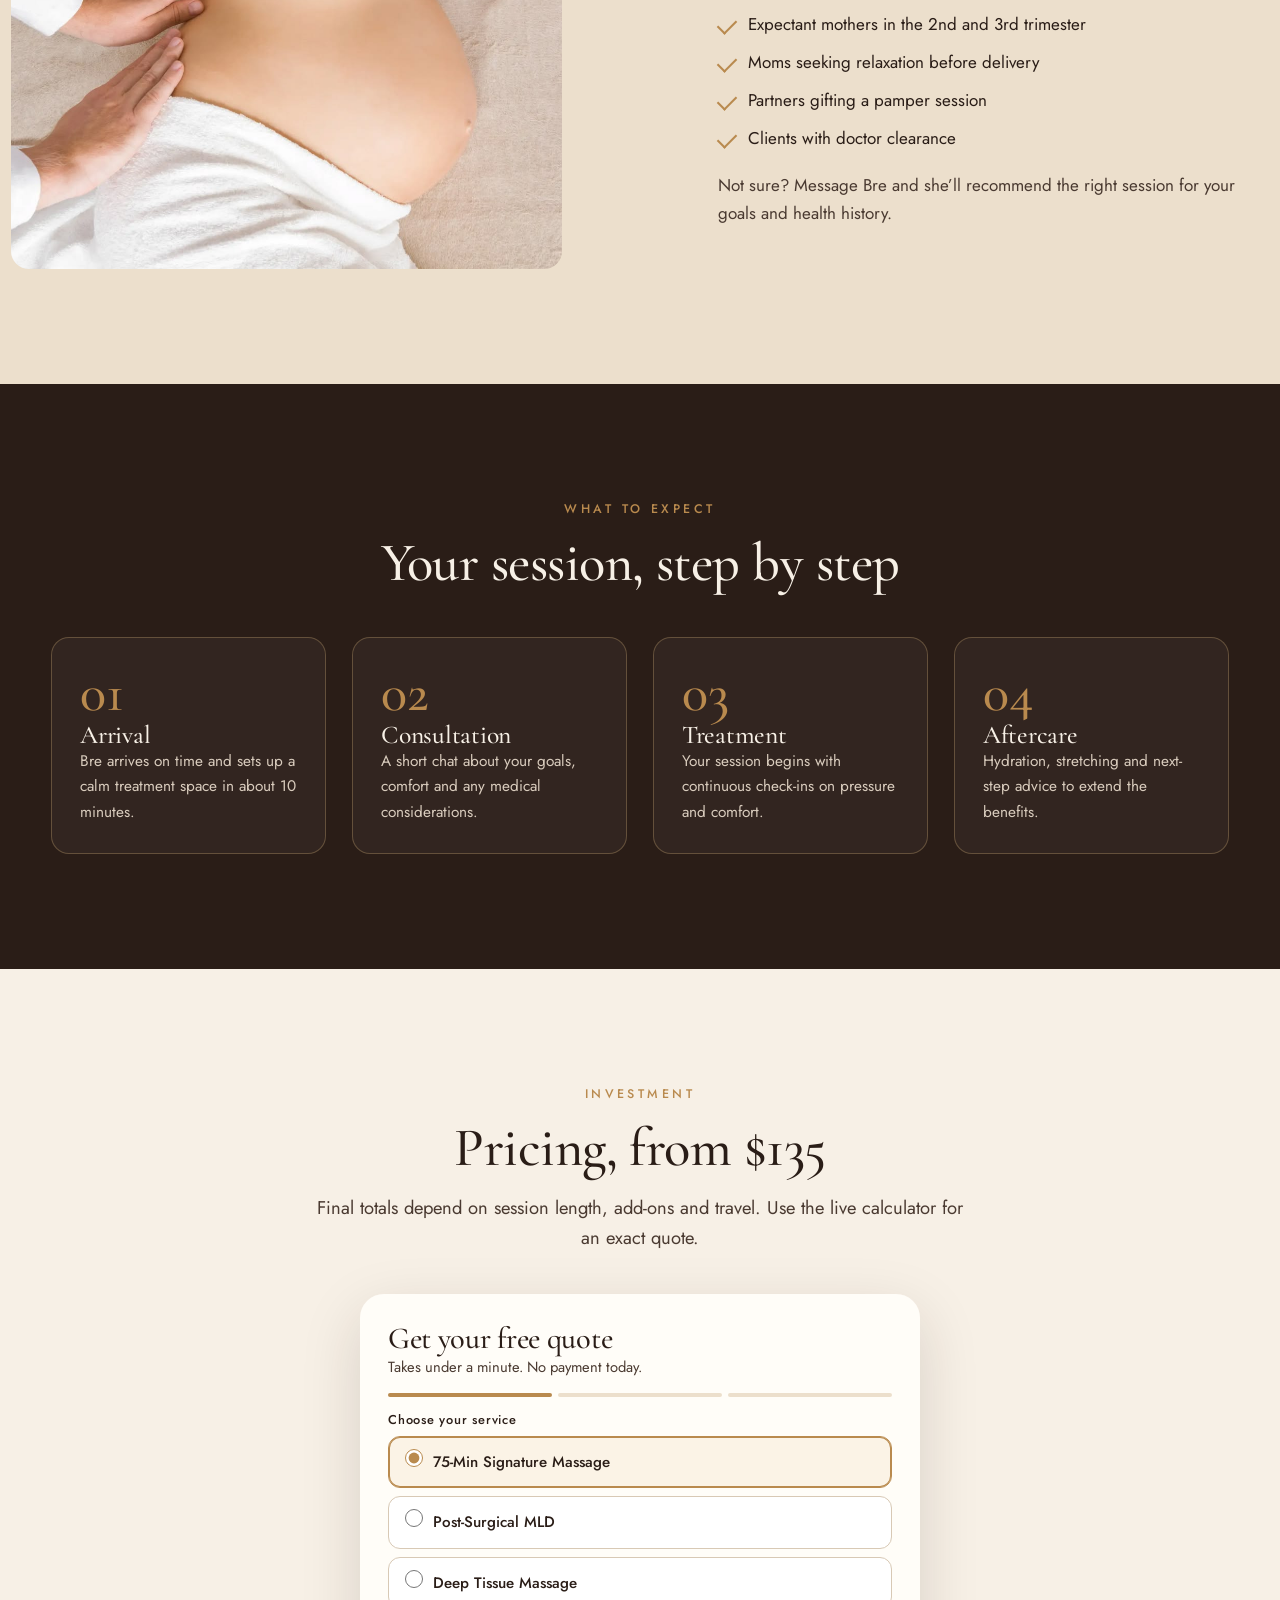
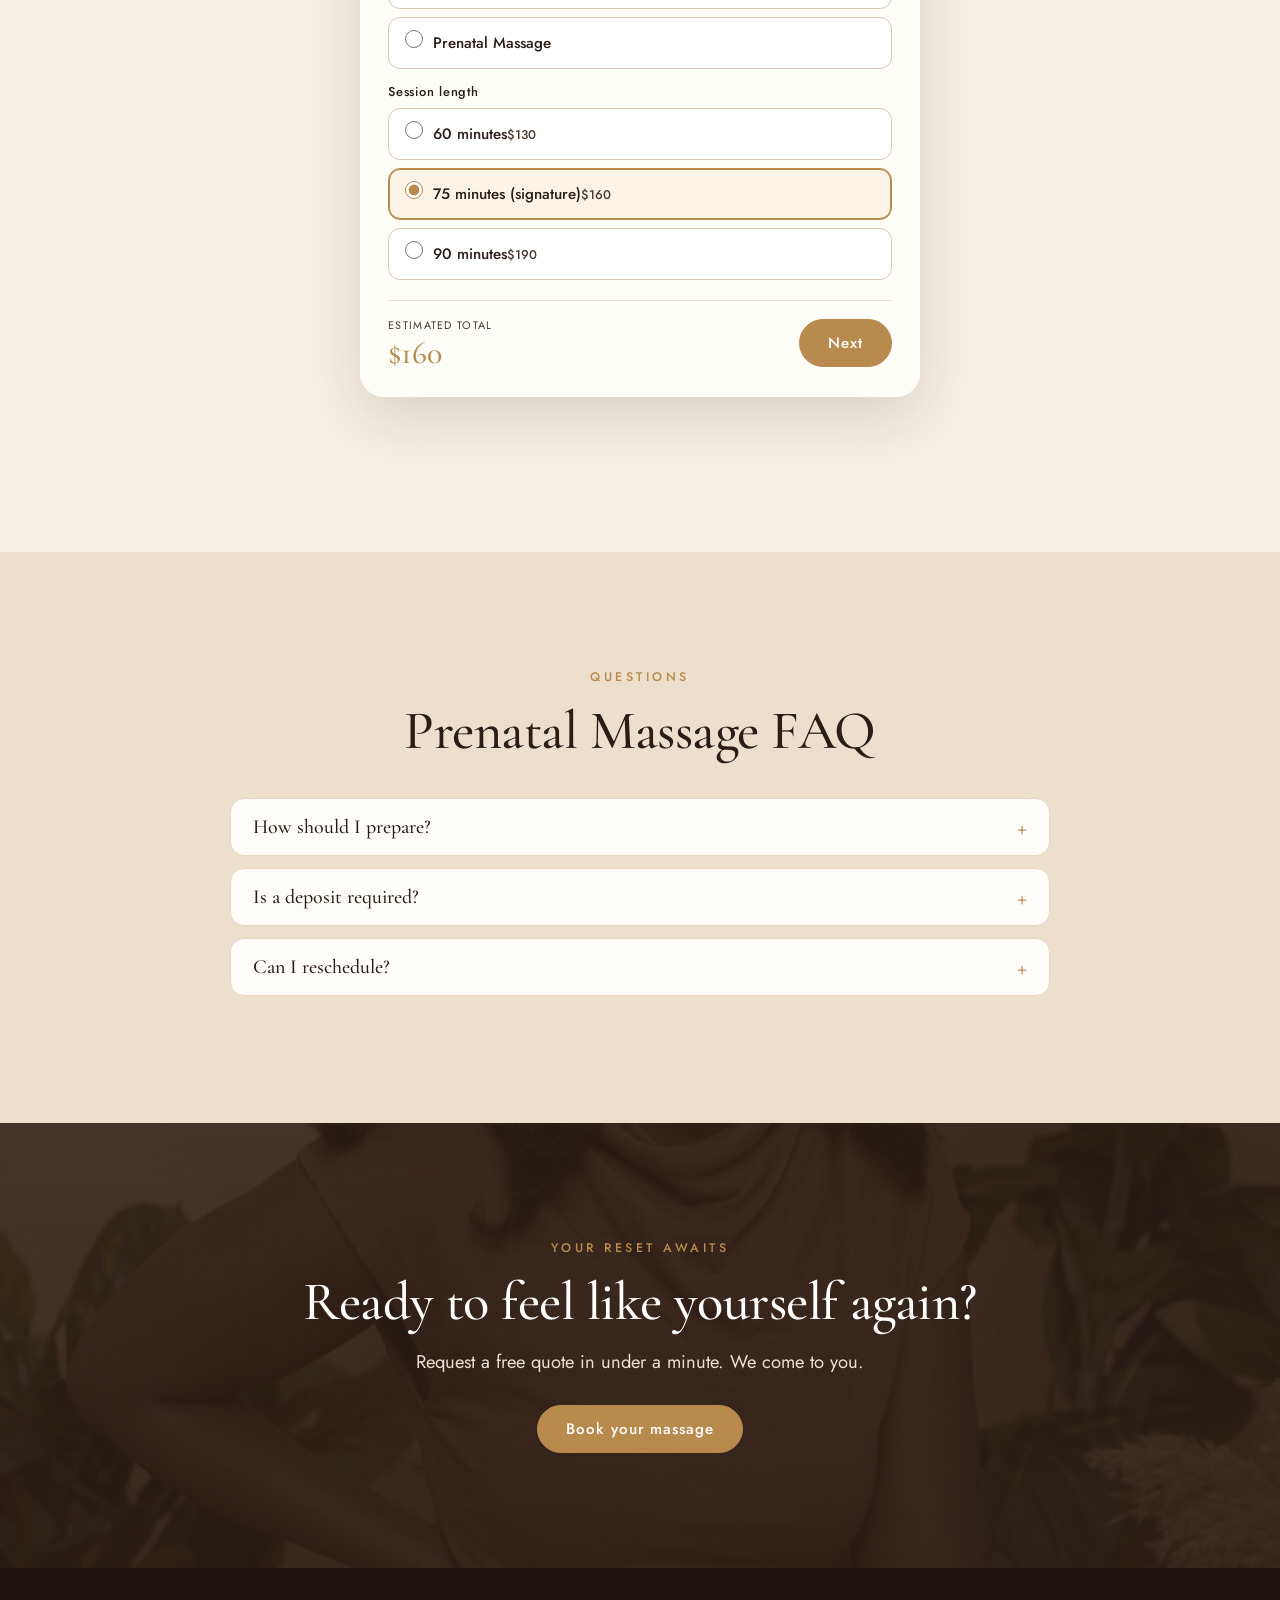
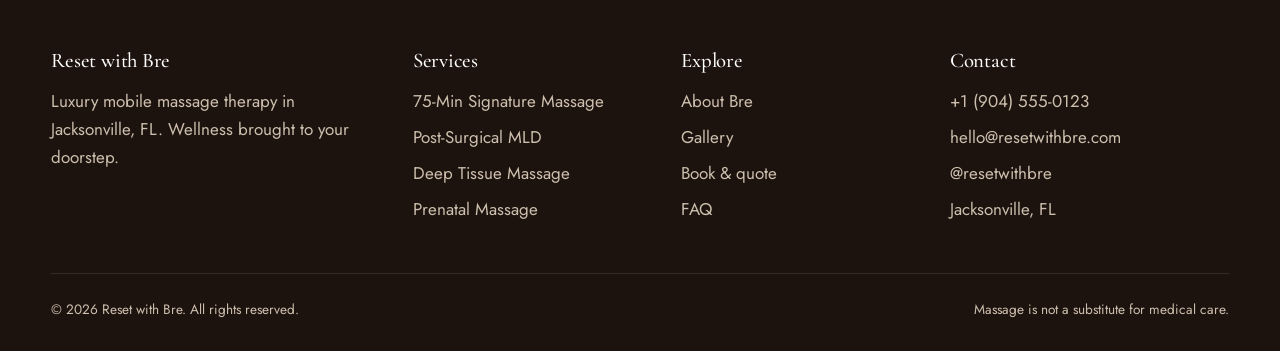
<file: prenatal-massage.html>
<!doctype html>
<html lang="en">
  <head>
    <meta charset="utf-8" />
    <meta
      name="viewport"
      content="width=device-width,initial-scale=1"
    />
    <title>
      Prenatal Massage | Reset with Bre, Mobile Massage
      Jacksonville FL
    </title>
    <meta
      name="description"
      content="Side-lying, pillow-supported positioning keeps mother and baby comfortable while easing back, hip and leg strain. Techniques are adapted to each trime"
    />
    <meta
      name="theme-color"
      content="#2a1d17"
    />
    <link
      rel="preconnect"
      href="https://fonts.googleapis.com"
    />
    <link
      rel="preconnect"
      href="https://fonts.gstatic.com"
      crossorigin
    />
    <link
      href="https://fonts.googleapis.com/css2?family=Cormorant+Garamond:ital,wght@0,500;0,600;1,500&family=Jost:wght@400;500&display=swap"
      rel="stylesheet"
    />
    <link
      rel="stylesheet"
      href="css/style.css"
    />
  </head>
  <body>
    <header class="hdr">
      <div class="wrap">
        <a
          href="index.html"
          class="logo"
          >Reset with Bre<small>Mobile Massage</small></a
        >
        <nav aria-label="Main">
          <ul>
            <li>
              <a
                href="index.html"
                class=""
                >Home</a
              >
            </li>
            <li>
              <a
                href="about.html"
                class=""
                >About</a
              >
            </li>
            <li class="dd">
              <a
                href="services.html"
                class=""
                >Services</a
              >
              <ul>
                <li>
                  <a href="signature.html"
                    >75-Min Signature Massage</a
                  >
                </li>
                <li>
                  <a href="post-surgical-mld.html"
                    >Post-Surgical MLD</a
                  >
                </li>
                <li>
                  <a href="deep-tissue-massage.html"
                    >Deep Tissue Massage</a
                  >
                </li>
                <li>
                  <a href="prenatal-massage.html"
                    >Prenatal Massage</a
                  >
                </li>
              </ul>
            </li>
            <li>
              <a
                href="gallery.html"
                class=""
                >Gallery</a
              >
            </li>
            <li>
              <a
                href="faq.html"
                class=""
                >FAQ</a
              >
            </li>
            <li>
              <a
                href="contact.html"
                class=""
                >Contact</a
              >
            </li>
            <li>
              <a
                class="btn"
                href="booking.html"
                >Book now</a
              >
            </li>
          </ul>
        </nav>
        <button
          class="burger"
          aria-label="Menu"
          aria-expanded="false"
        >
          <span></span><span></span>
        </button>
      </div>
    </header>
    <section class="pagehead">
      <div class="wrap">
        <div class="crumb">
          <a href="index.html">Home</a> / Prenatal Massage
        </div>
        <h1 class="rv">Prenatal Massage</h1>
        <p class="lead rv">
          Safe, nurturing care for expectant mothers. From
          $135.
        </p>
      </div>
    </section>
    <section class="sec">
      <div class="wrap split">
        <div class="rv l">
          <span class="eyebrow">Overview</span>
          <h2>Prenatal Massage</h2>
          <p
            class="lead"
            style="margin: 18px 0"
          >
            Side-lying, pillow-supported positioning keeps
            mother and baby comfortable while easing back,
            hip and leg strain. Techniques are adapted to
            each trimester.
          </p>
          <ul class="check">
            <li>Relieves back, hip and sciatic pressure</li>
            <li>Reduces swollen legs and feet</li>
            <li>Promotes calm and better sleep</li>
            <li>Cushioned side-lying set-up</li>
          </ul>
          <a
            class="btn"
            href="booking.html"
            style="margin-top: 26px"
            >Get a free quote</a
          >
        </div>
        <div class="pic rv r">
          <img
            src="assets/img/prenatal.jpg"
            alt="Prenatal Massage"
          />
        </div>
      </div>
    </section>
    <section class="sec alt">
      <div class="wrap split">
        <div class="pic wide rv l">
          <img
            src="assets/img/prenatal-massage.jpg"
            alt="Who benefits"
          />
        </div>
        <div class="rv r">
          <span class="eyebrow">Who it’s for</span>
          <h2>Is this right for you?</h2>
          <ul class="check">
            <li>
              Expectant mothers in the 2nd and 3rd trimester
            </li>
            <li>Moms seeking relaxation before delivery</li>
            <li>Partners gifting a pamper session</li>
            <li>Clients with doctor clearance</li>
          </ul>
          <p style="margin-top: 18px; color: var(--ink2)">
            Not sure? Message Bre and she’ll recommend the
            right session for your goals and health history.
          </p>
        </div>
      </div>
    </section>
    <section class="sec dark">
      <div class="wrap">
        <div class="center">
          <span class="eyebrow">What to expect</span>
          <h2 class="rv">Your session, step by step</h2>
        </div>
        <div
          class="grid g4"
          style="margin-top: 44px"
        >
          <div class="feat rv">
            <div class="step-n">01</div>
            <h3>Arrival</h3>
            <p>
              Bre arrives on time and sets up a calm
              treatment space in about 10 minutes.
            </p>
          </div>
          <div class="feat rv">
            <div class="step-n">02</div>
            <h3>Consultation</h3>
            <p>
              A short chat about your goals, comfort and any
              medical considerations.
            </p>
          </div>
          <div class="feat rv">
            <div class="step-n">03</div>
            <h3>Treatment</h3>
            <p>
              Your session begins with continuous check-ins
              on pressure and comfort.
            </p>
          </div>
          <div class="feat rv">
            <div class="step-n">04</div>
            <h3>Aftercare</h3>
            <p>
              Hydration, stretching and next-step advice to
              extend the benefits.
            </p>
          </div>
        </div>
      </div>
    </section>
    <section class="sec">
      <div class="wrap">
        <div class="center">
          <span class="eyebrow">Investment</span>
          <h2 class="rv">Pricing, from $135</h2>
          <p class="lead rv">
            Final totals depend on session length, add-ons
            and travel. Use the live calculator for an exact
            quote.
          </p>
        </div>
        <div
          class="qf rv"
          style="
            max-width: 560px;
            margin: 40px auto;
            box-shadow: 0 20px 60px rgba(42, 29, 23, 0.15);
          "
          data-quote="hero"
        ></div>
      </div>
    </section>
    <section class="sec alt">
      <div
        class="wrap"
        style="max-width: 820px"
      >
        <div class="center">
          <span class="eyebrow">Questions</span>
          <h2 class="rv">Prenatal Massage FAQ</h2>
        </div>
        <div
          class="faq"
          style="margin-top: 36px"
        >
          <details>
            <summary>How should I prepare?</summary>
            <p>
              Choose a quiet room with about 8 by 10 feet of
              space and a clear path to an outlet. Bre
              handles the rest.
            </p>
          </details>
          <details>
            <summary>Is a deposit required?</summary>
            <p>
              Edit this answer to match your policy. Many
              therapists request a small deposit to hold the
              appointment.
            </p>
          </details>
          <details>
            <summary>Can I reschedule?</summary>
            <p>
              Yes. Please give at least 24 hours’ notice so
              Bre can offer the time to another client.
            </p>
          </details>
        </div>
      </div>
    </section>
    <section class="sec cta">
      <div class="wrap">
        <span class="eyebrow">Your reset awaits</span>
        <h2 class="rv">
          Ready to feel like yourself again?
        </h2>
        <p class="lead">
          Request a free quote in under a minute. We come to
          you.
        </p>
        <a
          class="btn"
          href="booking.html"
          >Book your massage</a
        >
      </div>
    </section>
    <footer>
      <div class="wrap">
        <div class="fgrid">
          <div>
            <h4>Reset with Bre</h4>
            <p>
              Luxury mobile massage therapy in Jacksonville,
              FL. Wellness brought to your doorstep.
            </p>
          </div>
          <div>
            <h4>Services</h4>
            <ul>
              <li>
                <a href="signature.html"
                  >75-Min Signature Massage</a
                >
              </li>
              <li>
                <a href="post-surgical-mld.html"
                  >Post-Surgical MLD</a
                >
              </li>
              <li>
                <a href="deep-tissue-massage.html"
                  >Deep Tissue Massage</a
                >
              </li>
              <li>
                <a href="prenatal-massage.html"
                  >Prenatal Massage</a
                >
              </li>
            </ul>
          </div>
          <div>
            <h4>Explore</h4>
            <ul>
              <li><a href="about.html">About Bre</a></li>
              <li><a href="gallery.html">Gallery</a></li>
              <li>
                <a href="booking.html">Book &amp; quote</a>
              </li>
              <li><a href="faq.html">FAQ</a></li>
            </ul>
          </div>
          <div>
            <h4>Contact</h4>
            <ul>
              <li><a data-tel></a></li>
              <li><a data-mail></a></li>
              <li>
                <a
                  data-ig
                  target="_blank"
                  rel="noopener"
                  >@resetwithbre</a
                >
              </li>
              <li>Jacksonville, FL</li>
            </ul>
          </div>
        </div>
        <div class="copy">
          <span
            >&copy; 2026 Reset with Bre. All rights
            reserved.</span
          ><span
            >Massage is not a substitute for medical
            care.</span
          >
        </div>
      </div>
    </footer>
    <div class="lb">
      <button aria-label="Close">&times;</button
      ><img alt="" />
    </div>
    <div
      class="chat"
      role="dialog"
      aria-label="Chat"
    >
      <header>
        Chat with Bre<small
          >Typically replies within the hour</small
        >
      </header>
      <div class="cm"></div>
      <div class="cq"></div>
      <form>
        <input
          name="q"
          placeholder="Type your question…"
          aria-label="Message"
        /><button>Send</button>
      </form>
    </div>
    <div class="fab">
      <a
        class="call"
        data-tel
        aria-label="Call"
        ><svg
          viewBox="0 0 24 24"
          fill="currentColor"
        >
          <path
            d="M6.6 10.8a15 15 0 006.6 6.6l2.2-2.2a1 1 0 011-.25 11 11 0 003.5.56 1 1 0 011 1V20a1 1 0 01-1 1A17 17 0 013 4a1 1 0 011-1h3.5a1 1 0 011 1c0 1.2.2 2.4.56 3.5a1 1 0 01-.25 1z"
          /></svg></a
      ><a
        id="sms"
        aria-label="Text message"
        ><svg
          viewBox="0 0 24 24"
          fill="currentColor"
        >
          <path
            d="M4 4h16a2 2 0 012 2v10a2 2 0 01-2 2H8l-5 4V6a2 2 0 012-2z"
          /></svg></a
      ><button
        id="chatbtn"
        aria-label="Open chat"
      >
        <svg
          viewBox="0 0 24 24"
          fill="currentColor"
        >
          <path
            d="M12 2a10 10 0 100 20 10 10 0 000-20zm1 15h-2v-2h2zm1.5-6.5c-.5.6-1 .8-1.2 1.2-.2.3-.3.6-.3 1.3h-2c0-1 .2-1.6.6-2.1.4-.5 1-.8 1.3-1.2.3-.3.4-.6.4-.9 0-.6-.5-1-1.1-1s-1.1.4-1.2 1l-2-.3C9 7.7 10.2 7 12 7c1.9 0 3 1 3 2.4 0 .6-.2 1.1-.5 1.1z"
          />
        </svg>
      </button>
    </div>
    <script src="js/config.js"></script>
    <script src="js/main.js"></script>
  </body>
</html>
</file>
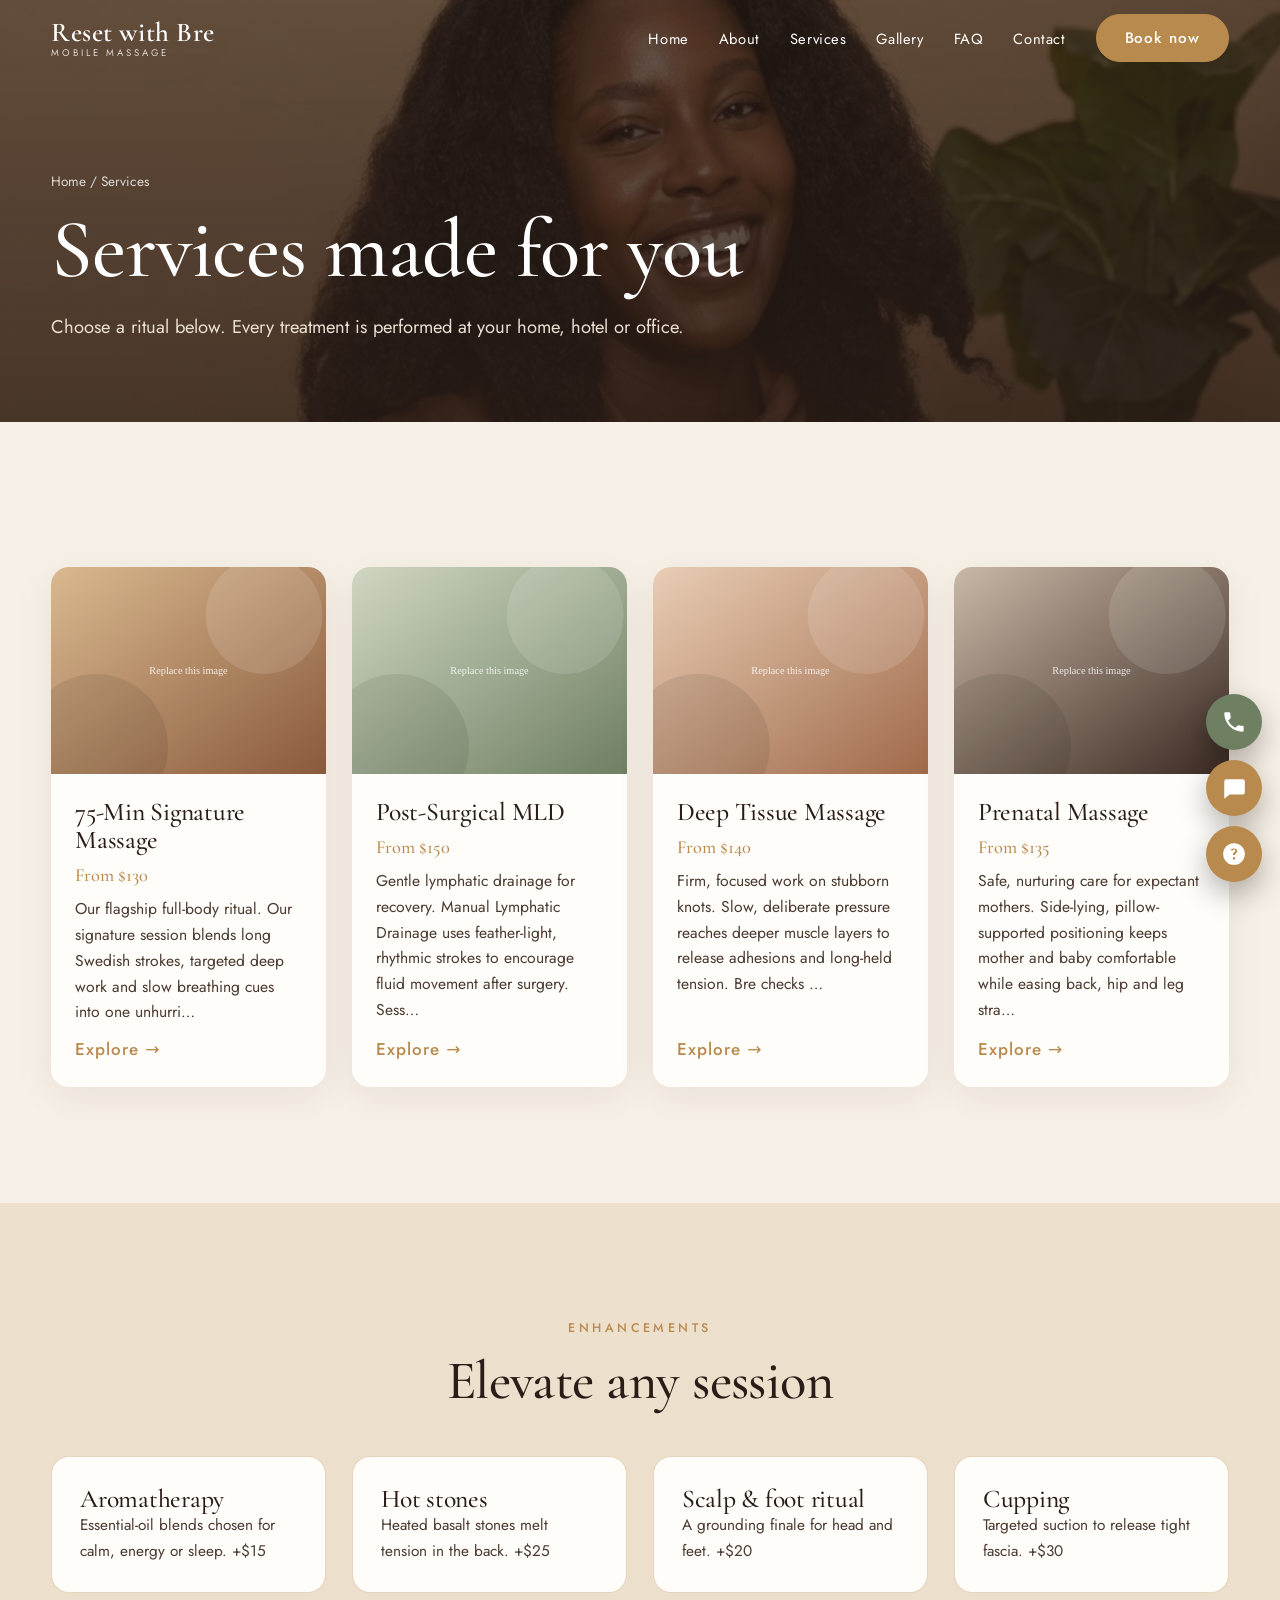
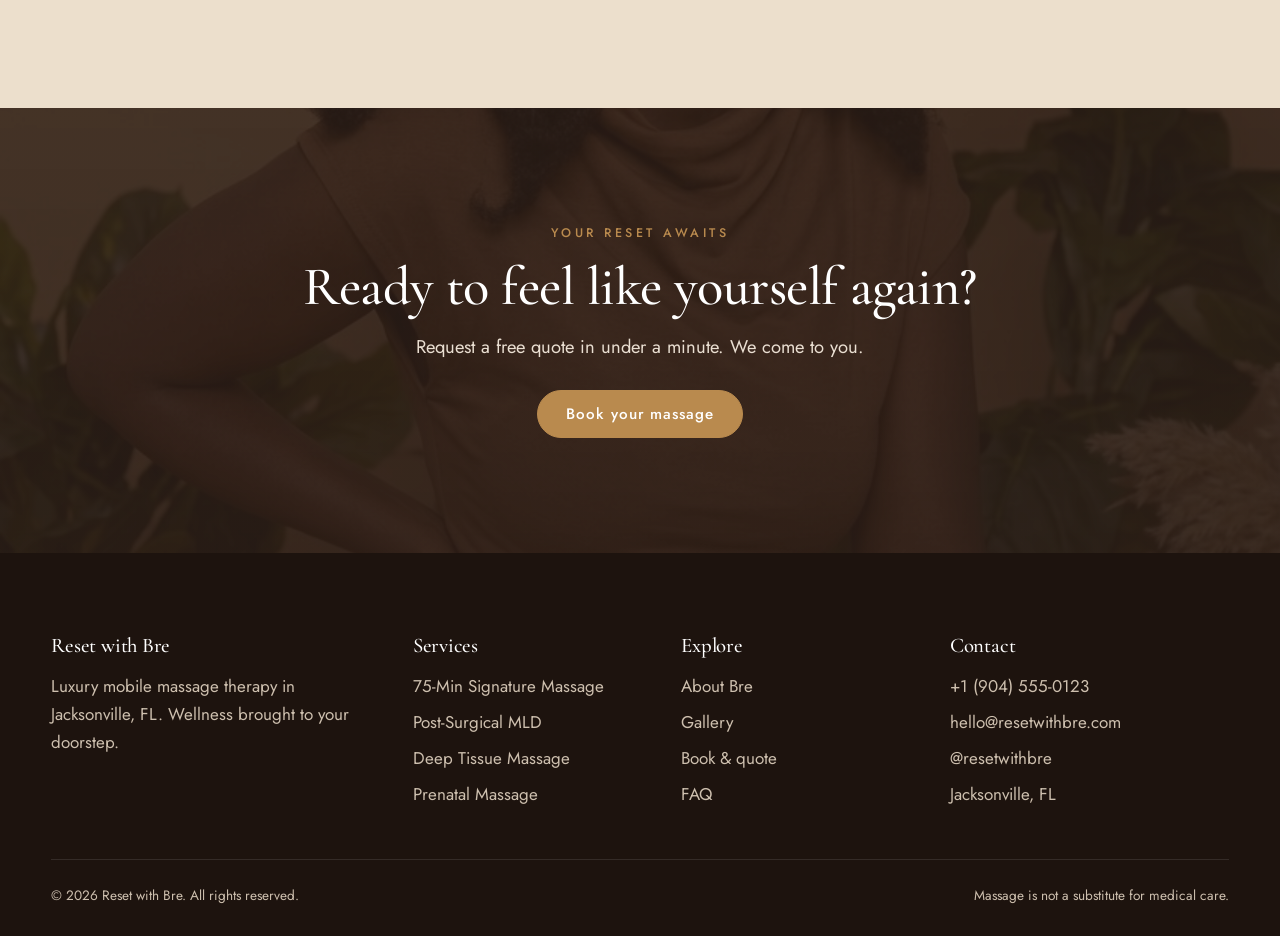
<file: services.html>
<!doctype html>
<html lang="en">
  <head>
    <meta charset="utf-8" />
    <meta
      name="viewport"
      content="width=device-width,initial-scale=1"
    />
    <title>
      Services | Reset with Bre, Mobile Massage Jacksonville
      FL
    </title>
    <meta
      name="description"
      content="Mobile massage services in Jacksonville, FL."
    />
    <meta
      name="theme-color"
      content="#2a1d17"
    />
    <link
      rel="preconnect"
      href="https://fonts.googleapis.com"
    />
    <link
      rel="preconnect"
      href="https://fonts.gstatic.com"
      crossorigin
    />
    <link
      href="https://fonts.googleapis.com/css2?family=Cormorant+Garamond:ital,wght@0,500;0,600;1,500&family=Jost:wght@400;500&display=swap"
      rel="stylesheet"
    />
    <link
      rel="stylesheet"
      href="css/style.css"
    />
  </head>
  <body>
    <header class="hdr">
      <div class="wrap">
        <a
          href="index.html"
          class="logo"
          >Reset with Bre<small>Mobile Massage</small></a
        >
        <nav aria-label="Main">
          <ul>
            <li>
              <a
                href="index.html"
                class=""
                >Home</a
              >
            </li>
            <li>
              <a
                href="about.html"
                class=""
                >About</a
              >
            </li>
            <li class="dd">
              <a
                href="services.html"
                class="on"
                >Services</a
              >
              <ul>
                <li>
                  <a href="signature.html"
                    >75-Min Signature Massage</a
                  >
                </li>
                <li>
                  <a href="post-surgical-mld.html"
                    >Post-Surgical MLD</a
                  >
                </li>
                <li>
                  <a href="deep-tissue-massage.html"
                    >Deep Tissue Massage</a
                  >
                </li>
                <li>
                  <a href="prenatal-massage.html"
                    >Prenatal Massage</a
                  >
                </li>
              </ul>
            </li>
            <li>
              <a
                href="gallery.html"
                class=""
                >Gallery</a
              >
            </li>
            <li>
              <a
                href="faq.html"
                class=""
                >FAQ</a
              >
            </li>
            <li>
              <a
                href="contact.html"
                class=""
                >Contact</a
              >
            </li>
            <li>
              <a
                class="btn"
                href="booking.html"
                >Book now</a
              >
            </li>
          </ul>
        </nav>
        <button
          class="burger"
          aria-label="Menu"
          aria-expanded="false"
        >
          <span></span><span></span>
        </button>
      </div>
    </header>
    <section class="pagehead">
      <div class="wrap">
        <div class="crumb">
          <a href="index.html">Home</a> / Services
        </div>
        <h1 class="rv">Services made for you</h1>
        <p class="lead rv">
          Choose a ritual below. Every treatment is
          performed at your home, hotel or office.
        </p>
      </div>
    </section>
    <section class="sec">
      <div class="wrap">
        <div class="grid g4">
          <a
            href="signature.html"
            class="card rv"
            ><div class="im">
              <img
                src="assets/img/ph-1.svg"
                alt="75-Min Signature Massage"
                loading="lazy"
              />
            </div>
            <div class="bd">
              <h3>75-Min Signature Massage</h3>
              <span class="price">From $130</span>
              <p>
                Our flagship full-body ritual. Our signature
                session blends long Swedish strokes,
                targeted deep work and slow breathing cues
                into one unhurri…
              </p>
              <span class="more">Explore &rarr;</span>
            </div></a
          ><a
            href="post-surgical-mld.html"
            class="card rv"
            ><div class="im">
              <img
                src="assets/img/ph-2.svg"
                alt="Post-Surgical MLD"
                loading="lazy"
              />
            </div>
            <div class="bd">
              <h3>Post-Surgical MLD</h3>
              <span class="price">From $150</span>
              <p>
                Gentle lymphatic drainage for recovery.
                Manual Lymphatic Drainage uses
                feather-light, rhythmic strokes to encourage
                fluid movement after surgery. Sess…
              </p>
              <span class="more">Explore &rarr;</span>
            </div></a
          ><a
            href="deep-tissue-massage.html"
            class="card rv"
            ><div class="im">
              <img
                src="assets/img/ph-3.svg"
                alt="Deep Tissue Massage"
                loading="lazy"
              />
            </div>
            <div class="bd">
              <h3>Deep Tissue Massage</h3>
              <span class="price">From $140</span>
              <p>
                Firm, focused work on stubborn knots. Slow,
                deliberate pressure reaches deeper muscle
                layers to release adhesions and long-held
                tension. Bre checks …
              </p>
              <span class="more">Explore &rarr;</span>
            </div></a
          ><a
            href="prenatal-massage.html"
            class="card rv"
            ><div class="im">
              <img
                src="assets/img/ph-4.svg"
                alt="Prenatal Massage"
                loading="lazy"
              />
            </div>
            <div class="bd">
              <h3>Prenatal Massage</h3>
              <span class="price">From $135</span>
              <p>
                Safe, nurturing care for expectant mothers.
                Side-lying, pillow-supported positioning
                keeps mother and baby comfortable while
                easing back, hip and leg stra…
              </p>
              <span class="more">Explore &rarr;</span>
            </div></a
          >
        </div>
      </div>
    </section>
    <section class="sec alt">
      <div class="wrap">
        <div class="center">
          <span class="eyebrow">Enhancements</span>
          <h2 class="rv">Elevate any session</h2>
        </div>
        <div
          class="grid g4"
          style="margin-top: 44px"
        >
          <div class="feat rv">
            <h3>Aromatherapy</h3>
            <p>
              Essential-oil blends chosen for calm, energy
              or sleep. +$15
            </p>
          </div>
          <div class="feat rv">
            <h3>Hot stones</h3>
            <p>
              Heated basalt stones melt tension in the back.
              +$25
            </p>
          </div>
          <div class="feat rv">
            <h3>Scalp &amp; foot ritual</h3>
            <p>
              A grounding finale for head and feet. +$20
            </p>
          </div>
          <div class="feat rv">
            <h3>Cupping</h3>
            <p>
              Targeted suction to release tight fascia. +$30
            </p>
          </div>
        </div>
      </div>
    </section>
    <section class="sec cta">
      <div class="wrap">
        <span class="eyebrow">Your reset awaits</span>
        <h2 class="rv">
          Ready to feel like yourself again?
        </h2>
        <p class="lead">
          Request a free quote in under a minute. We come to
          you.
        </p>
        <a
          class="btn"
          href="booking.html"
          >Book your massage</a
        >
      </div>
    </section>
    <footer>
      <div class="wrap">
        <div class="fgrid">
          <div>
            <h4>Reset with Bre</h4>
            <p>
              Luxury mobile massage therapy in Jacksonville,
              FL. Wellness brought to your doorstep.
            </p>
          </div>
          <div>
            <h4>Services</h4>
            <ul>
              <li>
                <a href="signature.html"
                  >75-Min Signature Massage</a
                >
              </li>
              <li>
                <a href="post-surgical-mld.html"
                  >Post-Surgical MLD</a
                >
              </li>
              <li>
                <a href="deep-tissue-massage.html"
                  >Deep Tissue Massage</a
                >
              </li>
              <li>
                <a href="prenatal-massage.html"
                  >Prenatal Massage</a
                >
              </li>
            </ul>
          </div>
          <div>
            <h4>Explore</h4>
            <ul>
              <li><a href="about.html">About Bre</a></li>
              <li><a href="gallery.html">Gallery</a></li>
              <li>
                <a href="booking.html">Book &amp; quote</a>
              </li>
              <li><a href="faq.html">FAQ</a></li>
            </ul>
          </div>
          <div>
            <h4>Contact</h4>
            <ul>
              <li><a data-tel></a></li>
              <li><a data-mail></a></li>
              <li>
                <a
                  data-ig
                  target="_blank"
                  rel="noopener"
                  >@resetwithbre</a
                >
              </li>
              <li>Jacksonville, FL</li>
            </ul>
          </div>
        </div>
        <div class="copy">
          <span
            >&copy; 2026 Reset with Bre. All rights
            reserved.</span
          ><span
            >Massage is not a substitute for medical
            care.</span
          >
        </div>
      </div>
    </footer>
    <div class="lb">
      <button aria-label="Close">&times;</button
      ><img alt="" />
    </div>
    <div
      class="chat"
      role="dialog"
      aria-label="Chat"
    >
      <header>
        Chat with Bre<small
          >Typically replies within the hour</small
        >
      </header>
      <div class="cm"></div>
      <div class="cq"></div>
      <form>
        <input
          name="q"
          placeholder="Type your question…"
          aria-label="Message"
        /><button>Send</button>
      </form>
    </div>
    <div class="fab">
      <a
        class="call"
        data-tel
        aria-label="Call"
        ><svg
          viewBox="0 0 24 24"
          fill="currentColor"
        >
          <path
            d="M6.6 10.8a15 15 0 006.6 6.6l2.2-2.2a1 1 0 011-.25 11 11 0 003.5.56 1 1 0 011 1V20a1 1 0 01-1 1A17 17 0 013 4a1 1 0 011-1h3.5a1 1 0 011 1c0 1.2.2 2.4.56 3.5a1 1 0 01-.25 1z"
          /></svg></a
      ><a
        id="sms"
        aria-label="Text message"
        ><svg
          viewBox="0 0 24 24"
          fill="currentColor"
        >
          <path
            d="M4 4h16a2 2 0 012 2v10a2 2 0 01-2 2H8l-5 4V6a2 2 0 012-2z"
          /></svg></a
      ><button
        id="chatbtn"
        aria-label="Open chat"
      >
        <svg
          viewBox="0 0 24 24"
          fill="currentColor"
        >
          <path
            d="M12 2a10 10 0 100 20 10 10 0 000-20zm1 15h-2v-2h2zm1.5-6.5c-.5.6-1 .8-1.2 1.2-.2.3-.3.6-.3 1.3h-2c0-1 .2-1.6.6-2.1.4-.5 1-.8 1.3-1.2.3-.3.4-.6.4-.9 0-.6-.5-1-1.1-1s-1.1.4-1.2 1l-2-.3C9 7.7 10.2 7 12 7c1.9 0 3 1 3 2.4 0 .6-.2 1.1-.5 1.1z"
          />
        </svg>
      </button>
    </div>
    <script src="js/config.js"></script>
    <script src="js/main.js"></script>
  </body>
</html>
</file>
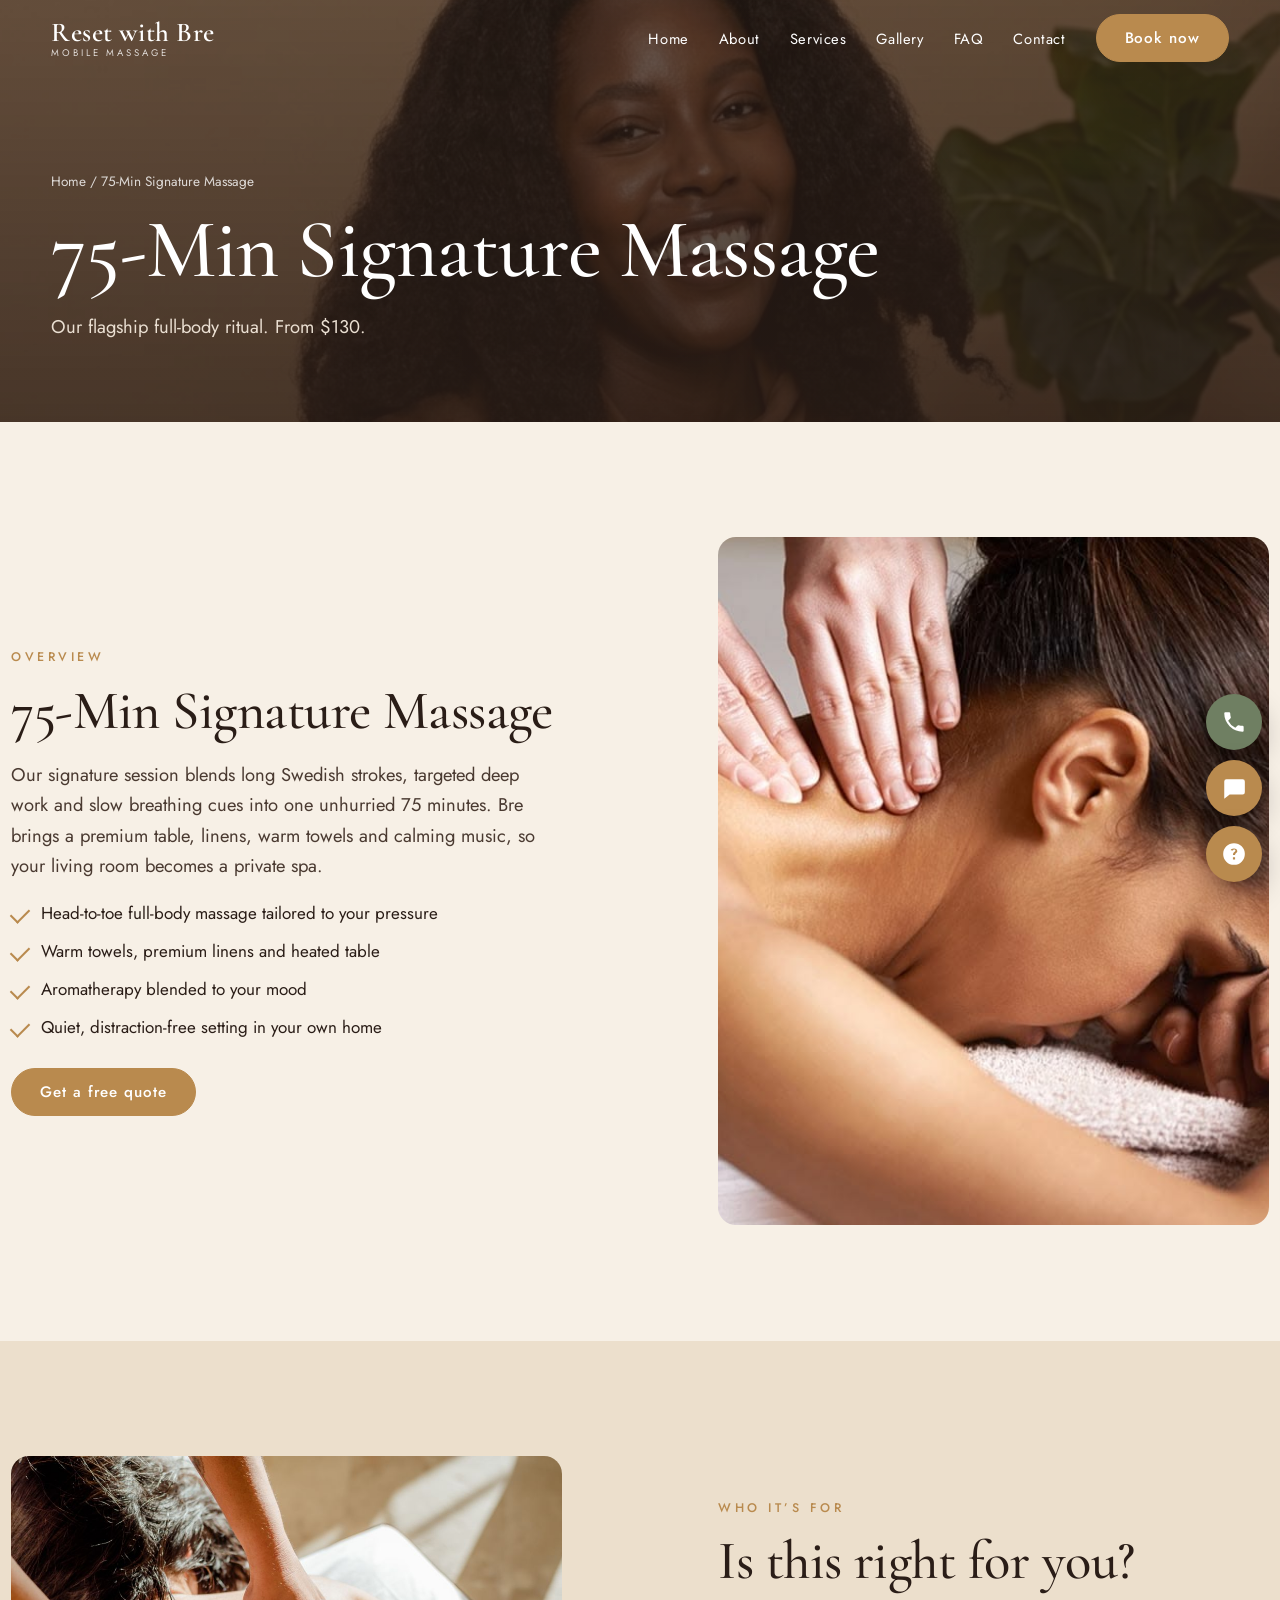
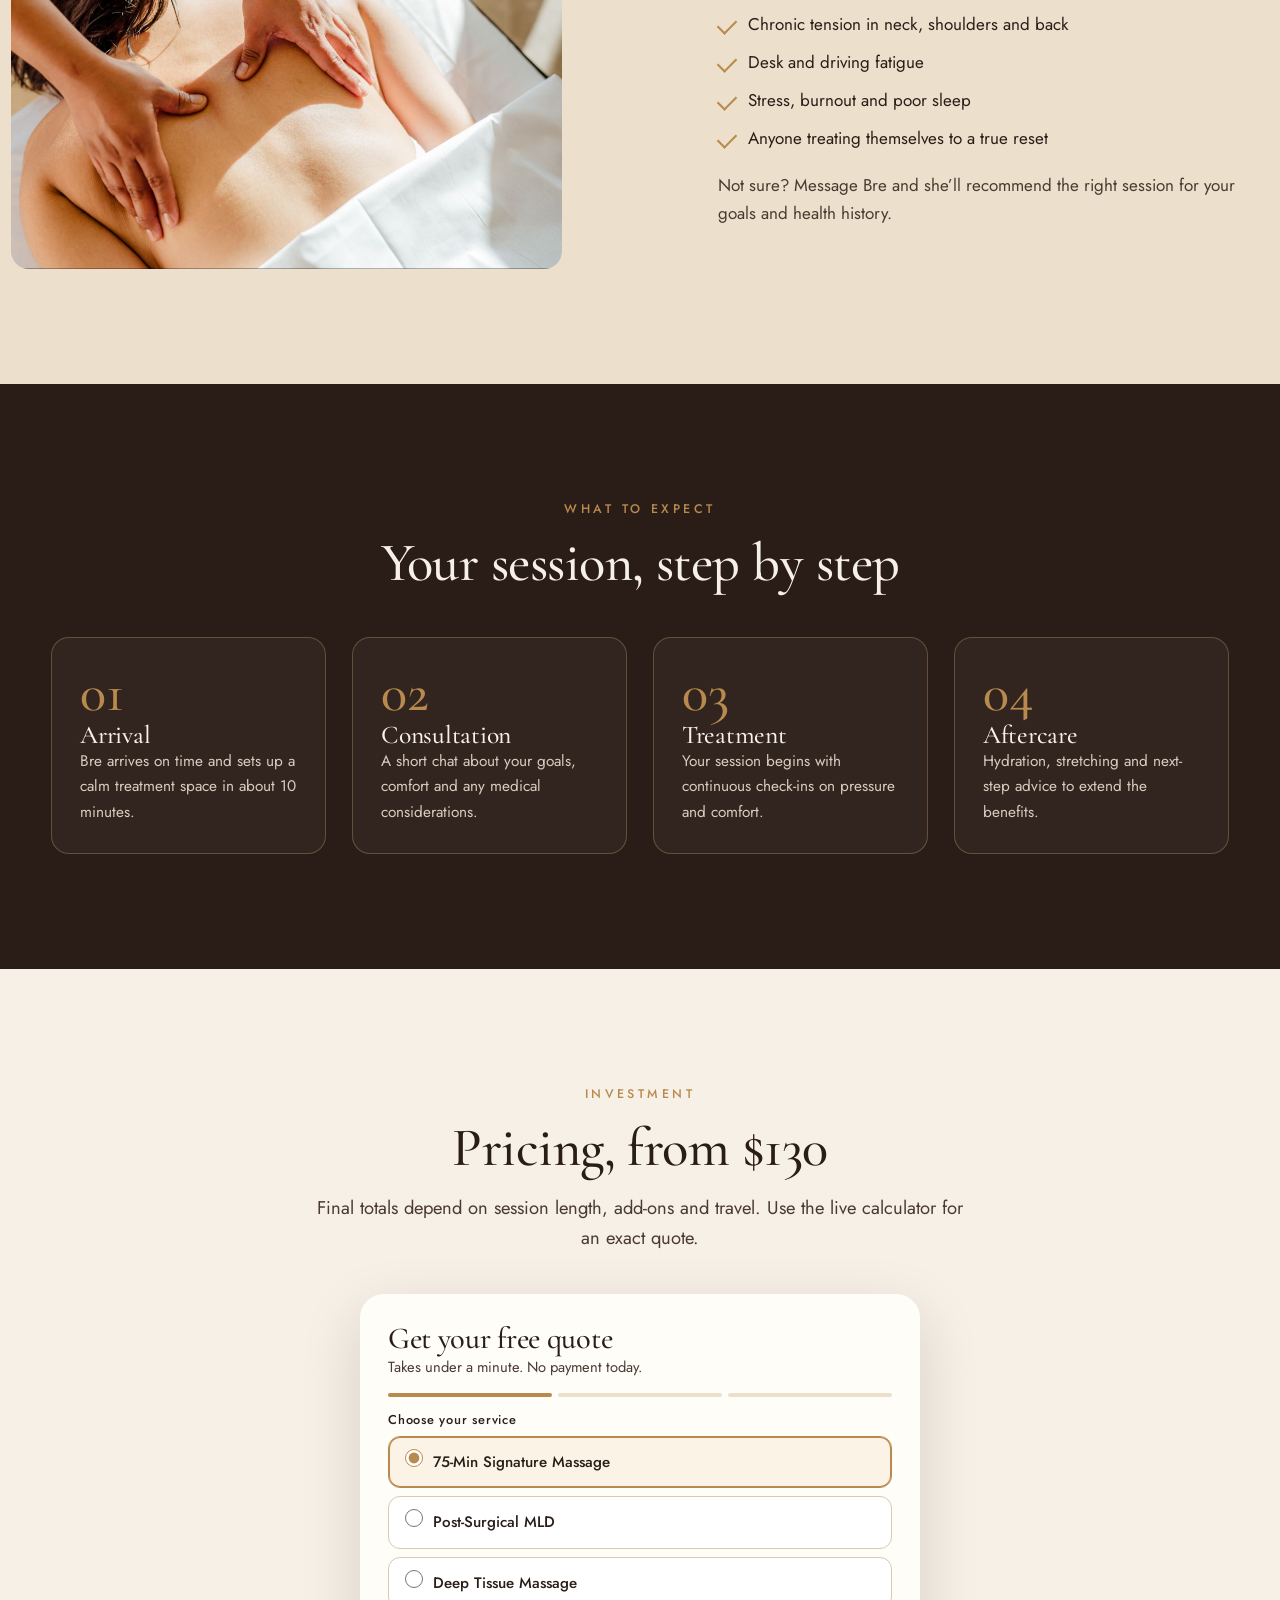
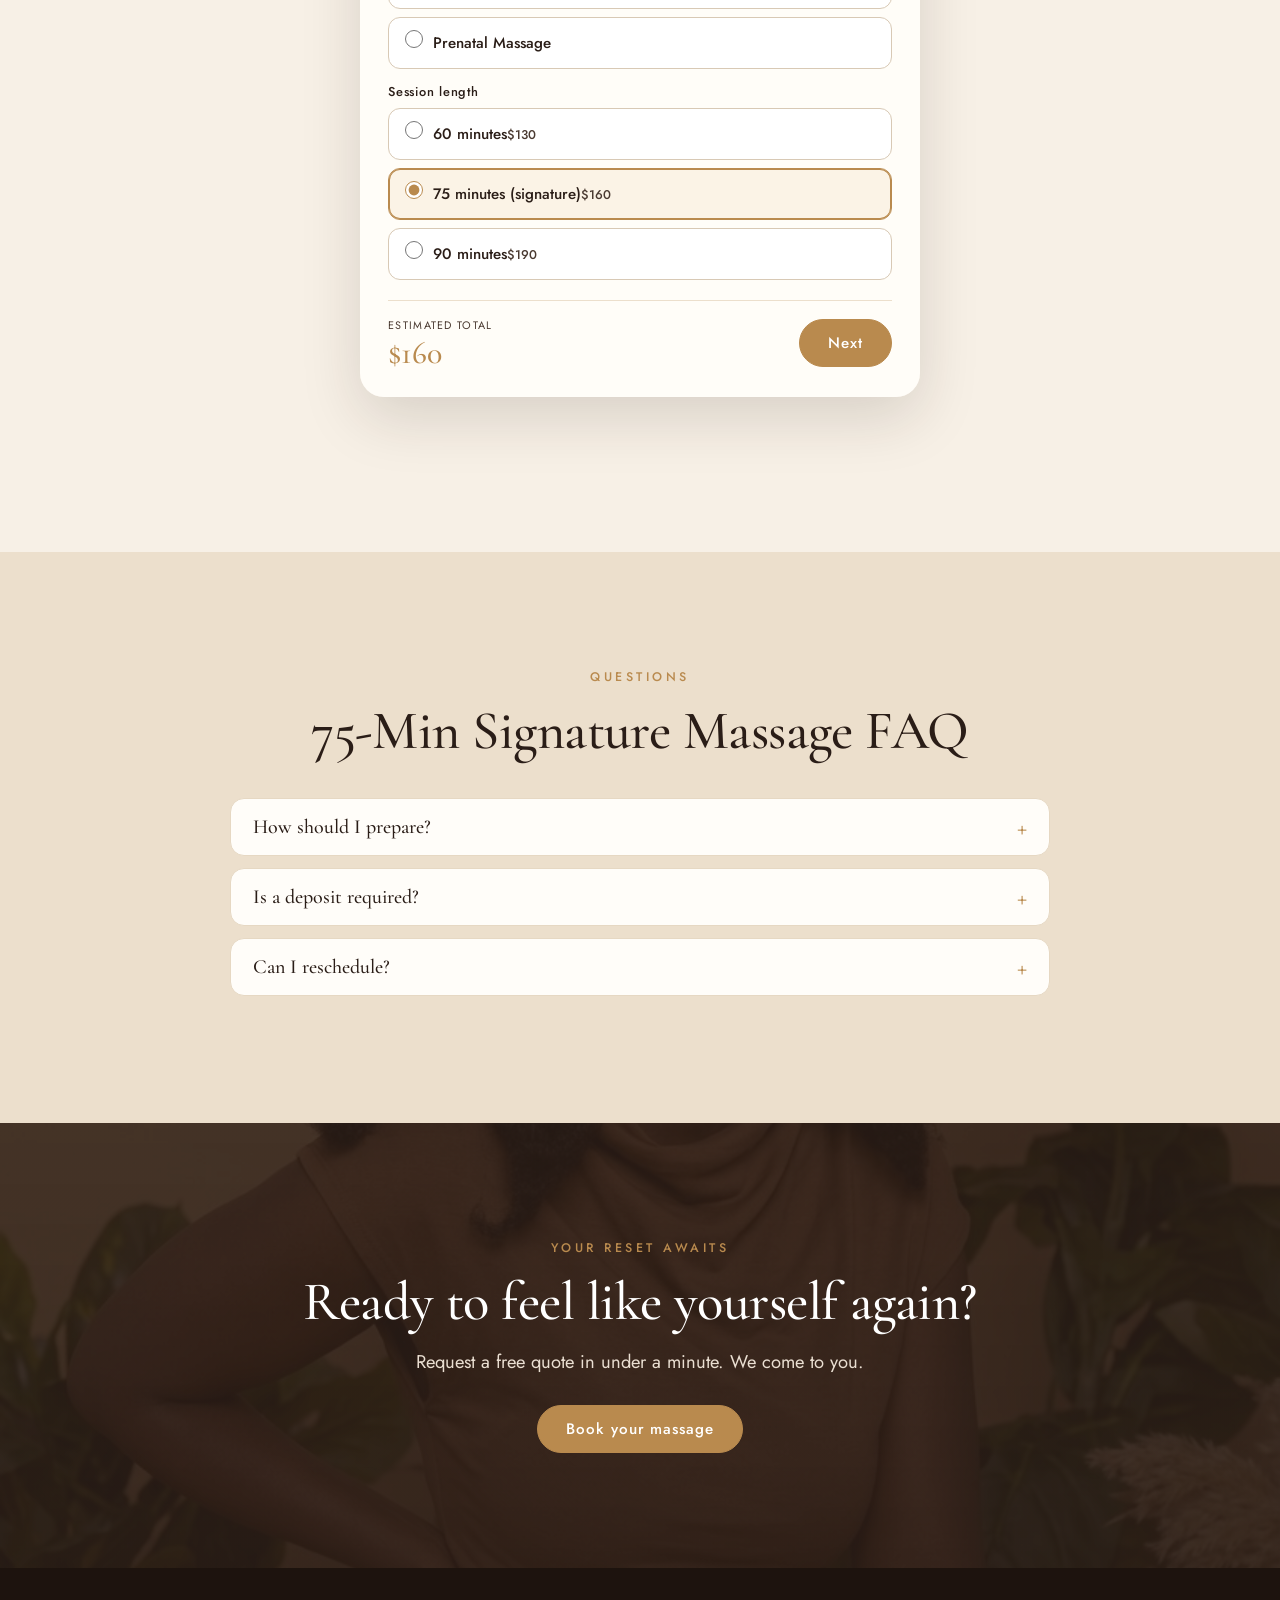
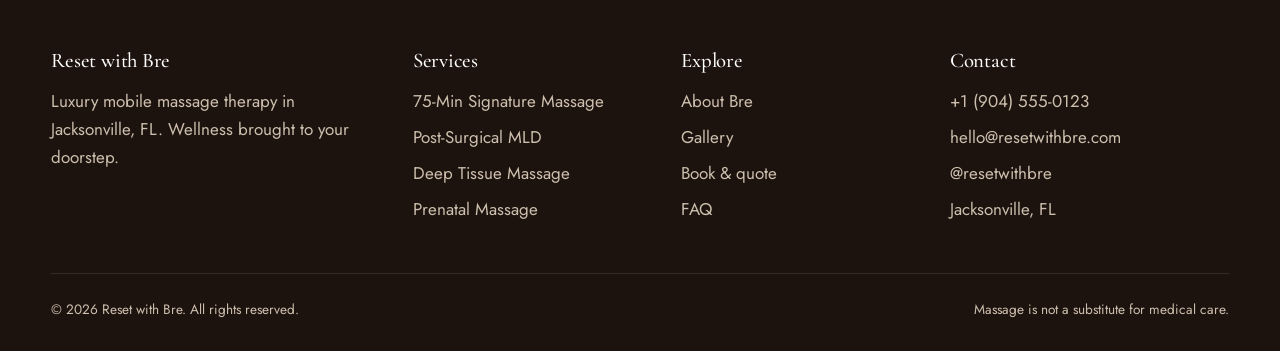
<file: signature.html>
<!doctype html>
<html lang="en">
  <head>
    <meta charset="utf-8" />
    <meta
      name="viewport"
      content="width=device-width,initial-scale=1"
    />
    <title>
      75-Min Signature Massage | Reset with Bre, Mobile
      Massage Jacksonville FL
    </title>
    <meta
      name="description"
      content="Our signature session blends long Swedish strokes, targeted deep work and slow breathing cues into one unhurried 75 minutes. Bre brings a premium tabl"
    />
    <meta
      name="theme-color"
      content="#2a1d17"
    />
    <link
      rel="preconnect"
      href="https://fonts.googleapis.com"
    />
    <link
      rel="preconnect"
      href="https://fonts.gstatic.com"
      crossorigin
    />
    <link
      href="https://fonts.googleapis.com/css2?family=Cormorant+Garamond:ital,wght@0,500;0,600;1,500&family=Jost:wght@400;500&display=swap"
      rel="stylesheet"
    />
    <link
      rel="stylesheet"
      href="css/style.css"
    />
  </head>
  <body>
    <header class="hdr">
      <div class="wrap">
        <a
          href="index.html"
          class="logo"
          >Reset with Bre<small>Mobile Massage</small></a
        >
        <nav aria-label="Main">
          <ul>
            <li>
              <a
                href="index.html"
                class=""
                >Home</a
              >
            </li>
            <li>
              <a
                href="about.html"
                class=""
                >About</a
              >
            </li>
            <li class="dd">
              <a
                href="services.html"
                class=""
                >Services</a
              >
              <ul>
                <li>
                  <a href="signature.html"
                    >75-Min Signature Massage</a
                  >
                </li>
                <li>
                  <a href="post-surgical-mld.html"
                    >Post-Surgical MLD</a
                  >
                </li>
                <li>
                  <a href="deep-tissue-massage.html"
                    >Deep Tissue Massage</a
                  >
                </li>
                <li>
                  <a href="prenatal-massage.html"
                    >Prenatal Massage</a
                  >
                </li>
              </ul>
            </li>
            <li>
              <a
                href="gallery.html"
                class=""
                >Gallery</a
              >
            </li>
            <li>
              <a
                href="faq.html"
                class=""
                >FAQ</a
              >
            </li>
            <li>
              <a
                href="contact.html"
                class=""
                >Contact</a
              >
            </li>
            <li>
              <a
                class="btn"
                href="booking.html"
                >Book now</a
              >
            </li>
          </ul>
        </nav>
        <button
          class="burger"
          aria-label="Menu"
          aria-expanded="false"
        >
          <span></span><span></span>
        </button>
      </div>
    </header>
    <section class="pagehead">
      <div class="wrap">
        <div class="crumb">
          <a href="index.html">Home</a> / 75-Min Signature
          Massage
        </div>
        <h1 class="rv">75-Min Signature Massage</h1>
        <p class="lead rv">
          Our flagship full-body ritual. From $130.
        </p>
      </div>
    </section>
    <section class="sec">
      <div class="wrap split">
        <div class="rv l">
          <span class="eyebrow">Overview</span>
          <h2>75-Min Signature Massage</h2>
          <p
            class="lead"
            style="margin: 18px 0"
          >
            Our signature session blends long Swedish
            strokes, targeted deep work and slow breathing
            cues into one unhurried 75 minutes. Bre brings a
            premium table, linens, warm towels and calming
            music, so your living room becomes a private
            spa.
          </p>
          <ul class="check">
            <li>
              Head-to-toe full-body massage tailored to your
              pressure
            </li>
            <li>
              Warm towels, premium linens and heated table
            </li>
            <li>Aromatherapy blended to your mood</li>
            <li>
              Quiet, distraction-free setting in your own
              home
            </li>
          </ul>
          <a
            class="btn"
            href="booking.html"
            style="margin-top: 26px"
            >Get a free quote</a
          >
        </div>
        <div class="pic rv r">
          <img
            src="assets/img/signature.jpg"
            alt="75-Min Signature Massage"
          />
        </div>
      </div>
    </section>
    <section class="sec alt">
      <div class="wrap split">
        <div class="pic wide rv l">
          <img
            src="assets/img/signature-massage.jpg"
            alt="Who benefits"
          />
        </div>
        <div class="rv r">
          <span class="eyebrow">Who it’s for</span>
          <h2>Is this right for you?</h2>
          <ul class="check">
            <li>
              Chronic tension in neck, shoulders and back
            </li>
            <li>Desk and driving fatigue</li>
            <li>Stress, burnout and poor sleep</li>
            <li>
              Anyone treating themselves to a true reset
            </li>
          </ul>
          <p style="margin-top: 18px; color: var(--ink2)">
            Not sure? Message Bre and she’ll recommend the
            right session for your goals and health history.
          </p>
        </div>
      </div>
    </section>
    <section class="sec dark">
      <div class="wrap">
        <div class="center">
          <span class="eyebrow">What to expect</span>
          <h2 class="rv">Your session, step by step</h2>
        </div>
        <div
          class="grid g4"
          style="margin-top: 44px"
        >
          <div class="feat rv">
            <div class="step-n">01</div>
            <h3>Arrival</h3>
            <p>
              Bre arrives on time and sets up a calm
              treatment space in about 10 minutes.
            </p>
          </div>
          <div class="feat rv">
            <div class="step-n">02</div>
            <h3>Consultation</h3>
            <p>
              A short chat about your goals, comfort and any
              medical considerations.
            </p>
          </div>
          <div class="feat rv">
            <div class="step-n">03</div>
            <h3>Treatment</h3>
            <p>
              Your session begins with continuous check-ins
              on pressure and comfort.
            </p>
          </div>
          <div class="feat rv">
            <div class="step-n">04</div>
            <h3>Aftercare</h3>
            <p>
              Hydration, stretching and next-step advice to
              extend the benefits.
            </p>
          </div>
        </div>
      </div>
    </section>
    <section class="sec">
      <div class="wrap">
        <div class="center">
          <span class="eyebrow">Investment</span>
          <h2 class="rv">Pricing, from $130</h2>
          <p class="lead rv">
            Final totals depend on session length, add-ons
            and travel. Use the live calculator for an exact
            quote.
          </p>
        </div>
        <div
          class="qf rv"
          style="
            max-width: 560px;
            margin: 40px auto;
            box-shadow: 0 20px 60px rgba(42, 29, 23, 0.15);
          "
          data-quote="hero"
        ></div>
      </div>
    </section>
    <section class="sec alt">
      <div
        class="wrap"
        style="max-width: 820px"
      >
        <div class="center">
          <span class="eyebrow">Questions</span>
          <h2 class="rv">75-Min Signature Massage FAQ</h2>
        </div>
        <div
          class="faq"
          style="margin-top: 36px"
        >
          <details>
            <summary>How should I prepare?</summary>
            <p>
              Choose a quiet room with about 8 by 10 feet of
              space and a clear path to an outlet. Bre
              handles the rest.
            </p>
          </details>
          <details>
            <summary>Is a deposit required?</summary>
            <p>
              Edit this answer to match your policy. Many
              therapists request a small deposit to hold the
              appointment.
            </p>
          </details>
          <details>
            <summary>Can I reschedule?</summary>
            <p>
              Yes. Please give at least 24 hours’ notice so
              Bre can offer the time to another client.
            </p>
          </details>
        </div>
      </div>
    </section>
    <section class="sec cta">
      <div class="wrap">
        <span class="eyebrow">Your reset awaits</span>
        <h2 class="rv">
          Ready to feel like yourself again?
        </h2>
        <p class="lead">
          Request a free quote in under a minute. We come to
          you.
        </p>
        <a
          class="btn"
          href="booking.html"
          >Book your massage</a
        >
      </div>
    </section>
    <footer>
      <div class="wrap">
        <div class="fgrid">
          <div>
            <h4>Reset with Bre</h4>
            <p>
              Luxury mobile massage therapy in Jacksonville,
              FL. Wellness brought to your doorstep.
            </p>
          </div>
          <div>
            <h4>Services</h4>
            <ul>
              <li>
                <a href="signature.html"
                  >75-Min Signature Massage</a
                >
              </li>
              <li>
                <a href="post-surgical-mld.html"
                  >Post-Surgical MLD</a
                >
              </li>
              <li>
                <a href="deep-tissue-massage.html"
                  >Deep Tissue Massage</a
                >
              </li>
              <li>
                <a href="prenatal-massage.html"
                  >Prenatal Massage</a
                >
              </li>
            </ul>
          </div>
          <div>
            <h4>Explore</h4>
            <ul>
              <li><a href="about.html">About Bre</a></li>
              <li><a href="gallery.html">Gallery</a></li>
              <li>
                <a href="booking.html">Book &amp; quote</a>
              </li>
              <li><a href="faq.html">FAQ</a></li>
            </ul>
          </div>
          <div>
            <h4>Contact</h4>
            <ul>
              <li><a data-tel></a></li>
              <li><a data-mail></a></li>
              <li>
                <a
                  data-ig
                  target="_blank"
                  rel="noopener"
                  >@resetwithbre</a
                >
              </li>
              <li>Jacksonville, FL</li>
            </ul>
          </div>
        </div>
        <div class="copy">
          <span
            >&copy; 2026 Reset with Bre. All rights
            reserved.</span
          ><span
            >Massage is not a substitute for medical
            care.</span
          >
        </div>
      </div>
    </footer>
    <div class="lb">
      <button aria-label="Close">&times;</button
      ><img alt="" />
    </div>
    <div
      class="chat"
      role="dialog"
      aria-label="Chat"
    >
      <header>
        Chat with Bre<small
          >Typically replies within the hour</small
        >
      </header>
      <div class="cm"></div>
      <div class="cq"></div>
      <form>
        <input
          name="q"
          placeholder="Type your question…"
          aria-label="Message"
        /><button>Send</button>
      </form>
    </div>
    <div class="fab">
      <a
        class="call"
        data-tel
        aria-label="Call"
        ><svg
          viewBox="0 0 24 24"
          fill="currentColor"
        >
          <path
            d="M6.6 10.8a15 15 0 006.6 6.6l2.2-2.2a1 1 0 011-.25 11 11 0 003.5.56 1 1 0 011 1V20a1 1 0 01-1 1A17 17 0 013 4a1 1 0 011-1h3.5a1 1 0 011 1c0 1.2.2 2.4.56 3.5a1 1 0 01-.25 1z"
          /></svg></a
      ><a
        id="sms"
        aria-label="Text message"
        ><svg
          viewBox="0 0 24 24"
          fill="currentColor"
        >
          <path
            d="M4 4h16a2 2 0 012 2v10a2 2 0 01-2 2H8l-5 4V6a2 2 0 012-2z"
          /></svg></a
      ><button
        id="chatbtn"
        aria-label="Open chat"
      >
        <svg
          viewBox="0 0 24 24"
          fill="currentColor"
        >
          <path
            d="M12 2a10 10 0 100 20 10 10 0 000-20zm1 15h-2v-2h2zm1.5-6.5c-.5.6-1 .8-1.2 1.2-.2.3-.3.6-.3 1.3h-2c0-1 .2-1.6.6-2.1.4-.5 1-.8 1.3-1.2.3-.3.4-.6.4-.9 0-.6-.5-1-1.1-1s-1.1.4-1.2 1l-2-.3C9 7.7 10.2 7 12 7c1.9 0 3 1 3 2.4 0 .6-.2 1.1-.5 1.1z"
          />
        </svg>
      </button>
    </div>
    <script src="js/config.js"></script>
    <script src="js/main.js"></script>
  </body>
</html>
</file>
<file: css/style.css>
:root {
  --cream: #f7f0e6;
  --sand: #ecdfcc;
  --ink: #2a1d17;
  --ink2: #4a3a31;
  --gold: #b98a4e;
  --gold2: #d6b27a;
  --sage: #6f7f62;
  --white: #fffdf9;
  --r: 18px;
  --ease: cubic-bezier(0.22, 0.8, 0.24, 1);
  --serif: "Cormorant Garamond", Georgia, serif;
  --sans: "Jost", system-ui, sans-serif;
}
* {
  box-sizing: border-box;
  margin: 0;
  padding: 0;
}
html {
  scroll-behavior: smooth;
  -webkit-text-size-adjust: 100%;
}
body {
  font: 400 1.0625rem/1.65 var(--sans);
  color: var(--ink);
  background: var(--cream);
  overflow-x: hidden;
}
img,
video {
  max-width: 100%;
  display: block;
}
a {
  color: inherit;
  text-decoration: none;
}
h1,
h2,
h3,
h4 {
  font-family: var(--serif);
  font-weight: 500;
  line-height: 1.1;
  letter-spacing: -0.01em;
}
h1 {
  font-size: clamp(2.6rem, 7vw, 5.2rem);
}
h2 {
  font-size: clamp(2rem, 4.6vw, 3.4rem);
}
h3 {
  font-size: 1.6rem;
}
.wrap {
  width: min(1180px, 92%);
  margin: auto;
}
.sec {
  padding: clamp(64px, 9vw, 120px) 0;
}
.alt {
  background: var(--sand);
}
.dark {
  background: var(--ink);
  color: var(--cream);
}
.eyebrow {
  font-size: 0.78rem;
  letter-spacing: 0.28em;
  text-transform: uppercase;
  color: var(--gold);
  font-weight: 500;
  display: block;
  margin-bottom: 14px;
}
.lead {
  font-size: 1.15rem;
  color: var(--ink2);
  max-width: 60ch;
}
.dark .lead {
  color: #d9ccbd;
}
.center {
  text-align: center;
}
.center .lead {
  margin: 14px auto 0;
}
.btn {
  display: inline-flex;
  align-items: center;
  justify-content: center;
  gap: 8px;
  min-height: 48px;
  padding: 0 28px;
  border-radius: 99px;
  border: 1px solid var(--gold);
  background: var(--gold);
  color: #fff;
  font: 500 0.95rem var(--sans);
  letter-spacing: 0.06em;
  cursor: pointer;
  transition:
    transform 0.35s var(--ease),
    background 0.3s,
    color 0.3s;
}
.btn:hover {
  transform: translateY(-2px);
  background: var(--ink);
  border-color: var(--ink);
}
.btn.ghost {
  background: transparent;
  color: inherit;
  border-color: currentColor;
}
.btn.ghost:hover {
  background: var(--cream);
  color: var(--ink);
}
:focus-visible {
  outline: 2px solid var(--gold);
  outline-offset: 3px;
}
.hdr {
  position: fixed;
  inset: 0 0 auto;
  z-index: 50;
  transition:
    background 0.4s,
    box-shadow 0.4s;
}
.hdr.solid {
  background: rgba(247, 240, 230, 0.94);

  box-shadow: 0 1px 0 rgba(0, 0, 0, 0.06);
}
.hdr .wrap {
  display: flex;
  align-items: center;
  justify-content: space-between;
  height: 76px;
}
.logo {
  font: 600 1.7rem var(--serif);
  letter-spacing: 0.02em;
  color: #fff;
  z-index: 61;
  position: relative;
}
.logo small {
  display: block;
  font: 400 0.6rem var(--sans);
  letter-spacing: 0.3em;
  text-transform: uppercase;
  opacity: 0.8;
  margin-top: -3px;
}
.hdr.solid .logo,
.hdr.solid nav > ul > li > a:not(.btn) {
  color: var(--ink);
}
nav ul {
  list-style: none;
  display: flex;
  gap: 30px;
  align-items: center;
}
nav a {
  font-size: 0.92rem;
  letter-spacing: 0.04em;
  color: #fff;
  position: relative;
}
nav > ul > li > a:not(.btn)::after {
  content: "";
  position: absolute;
  left: 0;
  bottom: -5px;
  height: 1px;
  width: 0;
  background: var(--gold);
  transition: width 0.35s var(--ease);
}
nav > ul > li > a:hover::after,
nav a.on::after {
  width: 100%;
}
.dd {
  position: relative;
}
.dd > ul {
  position: absolute;
  top: 100%;
  left: -18px;
  min-width: 280px;
  flex-direction: column;
  gap: 0;
  align-items: stretch;
  background: var(--white);
  padding: 10px;
  border-radius: 14px;
  box-shadow: 0 24px 60px rgba(42, 29, 23, 0.18);
  opacity: 0;
  visibility: hidden;
  transform: translateY(10px);
  transition: 0.3s var(--ease);
}
.dd:hover > ul,
.dd:focus-within > ul {
  opacity: 1;
  visibility: visible;
  transform: none;
}
.dd li a {
  display: block;
  padding: 11px 14px;
  border-radius: 9px;
  color: var(--ink) !important;
}
.dd li a:hover {
  background: var(--sand);
}
.burger {
  display: none;
  width: 48px;
  height: 48px;
  background: none;
  border: 0;
  cursor: pointer;
  color: #fff;
  z-index: 61;
  position: relative;
}
.hdr.solid .burger {
  color: var(--ink);
}
.burger span {
  display: block;
  width: 24px;
  height: 2px;
  background: currentColor;
  margin: 6px auto;
  transition: 0.3s;
}
@media (max-width: 980px) {
  .burger {
    display: block;
  }
  nav {
    position: fixed;
    inset: 0;
    background: var(--ink);
    padding: 96px 8% 40px;
    transform: translateX(100%);
    transition: transform 0.5s var(--ease);
    overflow: auto;
    z-index: 60;
  }
  nav.open {
    transform: none;
  }
  nav ul {
    flex-direction: column;
    align-items: flex-start;
    gap: 6px;
  }
  nav a,
  .hdr.solid nav > ul > li > a:not(.btn) {
    color: var(--cream) !important;
    font: 500 1.7rem var(--serif);
    padding: 8px 0;
    display: block;
  }
  nav a.btn {
    font: 500 1rem var(--sans);
    color: #fff !important;
    display: inline-flex;
    margin-top: 14px;
  }
  .dd > ul {
    position: static;
    opacity: 1;
    visibility: visible;
    transform: none;
    background: none;
    box-shadow: none;
    padding: 0 0 8px 14px;
    min-width: 0;
  }
  .dd li a {
    color: #d9ccbd !important;
    font: 400 1.05rem var(--sans);
    padding: 7px 0;
  }
  .dd li a:hover {
    background: none;
  }
  body.nav-open .burger,
  body.nav-open .logo {
    color: #fff !important;
  }
}
.hero {
  position: relative;
  min-height: 100svh;
  display: flex;
  align-items: center;
  color: #fff;
  overflow: hidden;
  background: #1d130e;
}
.hero-bg {
  position: absolute;
  inset: 0;
  background:
    linear-gradient(
      180deg,
      rgba(25, 15, 10, 0.55),
      rgba(25, 15, 10, 0.74)
    ),
    url(../assets/img/hero-ref.jpg) center/cover;
  transform: scale(1.08);
  animation: kb 22s ease-in-out infinite alternate;
}
@keyframes kb {
  to {
    transform: scale(1.18) translate(-1.5%, 1%);
  }
}
.hero-in {
  position: relative;
  z-index: 3;
  display: grid;
  grid-template-columns: 1.1fr 0.9fr;
  gap: 48px;
  align-items: center;
  padding: 120px 0 90px;
  width: min(1180px, 92%);
  margin: auto;
}
.hero h1 em {
  font-style: italic;
  color: var(--gold2);
}
.hero p.lead {
  color: #eadfd2;
  margin: 20px 0 30px;
}
.hero .acts {
  display: flex;
  gap: 14px;
  flex-wrap: wrap;
}
.trust {
  display: flex;
  gap: 28px;
  flex-wrap: wrap;
  margin-top: 38px;
  font-size: 0.9rem;
  color: #eadfd2;
}
.trust b {
  display: block;
  font: 500 2rem var(--serif);
  color: var(--gold2);
}
.doors {
  position: absolute;
  inset: 0;
  z-index: 5;
  display: flex;
  perspective: 1600px;
  pointer-events: none;
}
.door {
  flex: 1;
  position: relative;
  background: linear-gradient(
    115deg,
    #0e0a08,
    #2b2018 45%,
    #120d0a
  );
  transition: transform 1.9s var(--ease);
  box-shadow: inset 0 0 80px rgba(0, 0, 0, 0.7);
  overflow: hidden;
}
.door::before {
  content: "";
  position: absolute;
  inset: 0;
  background: linear-gradient(
    100deg,
    transparent 40%,
    rgba(214, 178, 122, 0.22) 50%,
    transparent 60%
  );
  background-size: 250% 100%;
  animation: sheen 5s linear infinite;
}
@keyframes sheen {
  to {
    background-position: -150% 0;
  }
}
.door.l {
  transform-origin: left center;
}
.door.r {
  transform-origin: right center;
}
.door i {
  position: absolute;
  top: 50%;
  width: 72px;
  height: 6px;
  border-radius: 6px;
  background: linear-gradient(var(--gold2), var(--gold));
  box-shadow: 0 0 18px rgba(214, 178, 122, 0.6);
}
.door.l i {
  right: 34px;
}
.door.r i {
  left: 34px;
}
.door span {
  position: absolute;
  top: 50%;
  font: italic 1.5rem var(--serif);
  color: var(--gold2);
  letter-spacing: 0.12em;
  margin-top: 26px;
}
.door.l span {
  right: 34px;
}
.door.r span {
  left: 34px;
}
.doors.open .l {
  transform: rotateY(-78deg) translateX(-6%);
}
.doors.open .r {
  transform: rotateY(78deg) translateX(6%);
}
.dtoggle {
  position: absolute;
  z-index: 6;
  bottom: 24px;
  left: 50%;
  transform: translateX(-50%);
  display: flex;
  align-items: center;
  gap: 10px;
  background: rgba(255, 255, 255, 0.14);
  border: 1px solid rgba(255, 255, 255, 0.4);
  color: #fff;
  border-radius: 99px;
  min-height: 44px;
  padding: 0 20px;
  font: 500 0.85rem var(--sans);
  letter-spacing: 0.1em;
  backdrop-filter: blur(8px);
  cursor: pointer;
}
@media (max-width: 900px) {
  .hero-in {
    grid-template-columns: 1fr;
    padding: 104px 0 100px;
  }
  .door i,
  .door span {
    display: none;
  }
}
.qf {
  background: rgba(255, 253, 249, 0.97);
  color: var(--ink);
  border-radius: 24px;
  padding: 28px;
  box-shadow: 0 40px 90px rgba(0, 0, 0, 0.45);
  position: relative;
}
.qf h3 {
  font-size: 1.9rem;
}
.qf .sub {
  color: var(--ink2);
  font-size: 0.92rem;
}
.steps {
  display: flex;
  gap: 6px;
  margin: 14px 0 8px;
}
.steps b {
  flex: 1;
  height: 4px;
  border-radius: 4px;
  background: var(--sand);
  transition: background 0.4s;
}
.steps b.on {
  background: var(--gold);
}
.step {
  display: none;
  animation: fi 0.5s var(--ease);
}
.step.on {
  display: block;
}
@keyframes fi {
  from {
    opacity: 0;
    transform: translateX(16px);
  }
}
.qf label {
  display: block;
  font-size: 0.8rem;
  font-weight: 500;
  letter-spacing: 0.06em;
  margin: 12px 0 6px;
}
.qf input:not([type="radio"]):not([type="checkbox"]),
.qf select,
.qf textarea {
  width: 100%;
  min-height: 48px;
  border: 1px solid #d8c9b5;
  border-radius: 12px;
  padding: 0 14px;
  font: inherit;
  font-size: 1rem;
  background: #fff;
  color: var(--ink);
}
.qf textarea {
  padding: 12px 14px;
  min-height: 80px;
}
.opts {
  display: grid;
  gap: 8px;
}
.opt {
  display: flex;
  align-items: center;
  justify-content: space-between;
  gap: 10px;
  padding: 12px 16px;
  border: 1px solid #d8c9b5;
  border-radius: 12px;
  cursor: pointer;
  background: #fff;
  transition: 0.25s;
  min-height: 48px;
  margin: 0 !important;
  font-size: 0.95rem !important;
  letter-spacing: 0 !important;
}
.opt:has(input:checked) {
  border-color: var(--gold);
  background: #fbf3e6;
  box-shadow: 0 0 0 1px var(--gold) inset;
}
.opt input {
  accent-color: var(--gold);
  width: 18px;
  height: 18px;
  margin-right: 10px;
  flex: none;
}
.opt span {
  flex: 1;
}
.opt small {
  color: var(--ink2);
  white-space: nowrap;
}
.row {
  display: grid;
  grid-template-columns: 1fr 1fr;
  gap: 10px;
}
@media (max-width: 480px) {
  .row {
    grid-template-columns: 1fr;
  }
  .qf {
    padding: 22px 18px;
  }
}
.qbar {
  display: flex;
  justify-content: space-between;
  align-items: center;
  gap: 12px;
  margin-top: 20px;
  padding-top: 16px;
  border-top: 1px solid var(--sand);
}
.total {
  font: 500 2rem var(--serif);
  color: var(--gold);
  line-height: 1;
}
.total small {
  display: block;
  font: 400 0.68rem var(--sans);
  color: var(--ink2);
  letter-spacing: 0.12em;
  text-transform: uppercase;
  margin-bottom: 4px;
}
.msg {
  margin-top: 12px;
  font-size: 0.92rem;
  padding: 12px;
  border-radius: 10px;
  display: none;
}
.msg.ok {
  display: block;
  background: #e8f1e1;
  color: #2f4a22;
}
.msg.err {
  display: block;
  background: #fbe6e1;
  color: #7a2a1a;
}
.grid {
  display: grid;
  gap: 26px;
  margin-top: 30px;
}
.g3 {
  grid-template-columns: repeat(3, 1fr);
}
.g2 {
  grid-template-columns: repeat(2, 1fr);
}
.g4 {
  grid-template-columns: repeat(4, 1fr);
}
@media (max-width: 980px) {
  .g3,
  .g4 {
    grid-template-columns: 1fr 1fr;
  }
}
@media (max-width: 640px) {
  .g3,
  .g4,
  .g2 {
    grid-template-columns: 1fr;
  }
}
.card {
  background: var(--white);
  border-radius: var(--r);
  overflow: hidden;
  box-shadow: 0 10px 40px rgba(42, 29, 23, 0.07);
  transition:
    transform 0.5s var(--ease),
    box-shadow 0.5s;
  display: flex;
  flex-direction: column;
}
.card:hover {
  transform: translateY(-8px);
  box-shadow: 0 30px 60px rgba(42, 29, 23, 0.15);
}
.card .im {
  aspect-ratio: 4/3;
  overflow: hidden;
}
.card .im img {
  width: 100%;
  height: 100%;
  object-fit: cover;
  transition: transform 1.1s var(--ease);
}
.card:hover .im img {
  transform: scale(1.07);
}
.card .bd {
  padding: 24px;
  display: flex;
  flex-direction: column;
  gap: 10px;
  flex: 1;
}
.card .bd p {
  color: var(--ink2);
  font-size: 0.98rem;
}
.card .more {
  margin-top: auto;
  color: var(--gold);
  font-weight: 500;
  letter-spacing: 0.06em;
}
.price {
  font: 500 1.15rem var(--serif);
  color: var(--gold);
}
.split {
  display: grid;
  grid-template-columns: 1fr 1fr;
  gap: clamp(30px, 6vw, 80px);
  align-items: center;
}
@media (max-width: 860px) {
  .split {
    grid-template-columns: 1fr;
  }
}
.pic {
  border-radius: var(--r);
  overflow: hidden;
  aspect-ratio: 4/5;
  position: relative;
}
.pic img {
  width: 100%;
  height: 100%;
  object-fit: cover;
}
.pic.wide {
  aspect-ratio: 4/3;
}
.ico {
  width: 54px;
  height: 54px;
  border-radius: 50%;
  background: var(--sand);
  display: grid;
  place-items: center;
  color: var(--gold);
  margin-bottom: 14px;
  font: 500 1.4rem var(--serif);
}
.feat {
  padding: 28px;
  border: 1px solid rgba(185, 138, 78, 0.35);
  border-radius: var(--r);
  background: var(--white);
}
.dark .feat {
  background: rgba(255, 255, 255, 0.04);
  border-color: rgba(214, 178, 122, 0.3);
}
.feat p {
  color: var(--ink2);
  font-size: 0.96rem;
}
.dark .feat p {
  color: #d9ccbd;
}
.step-n {
  font: 500 3.4rem var(--serif);
  color: var(--gold);
  line-height: 1;
}
.quote {
  font: italic 1.45rem/1.4 var(--serif);
}
.who {
  margin-top: 14px;
  font-size: 0.9rem;
  color: var(--ink2);
}
.stars {
  color: var(--gold);
  letter-spacing: 3px;
}
.cta {
  text-align: center;
  background:
    linear-gradient(
      rgba(42, 29, 23, 0.86),
      rgba(42, 29, 23, 0.9)
    ),
    url(../assets/img/hero-ref.jpg) center/cover;
  color: #fff;
}
.cta .lead {
  margin: 14px auto 28px;
  color: #eadfd2;
}
.mq {
  overflow: hidden;
  background: var(--ink);
  color: var(--gold2);
  padding: 18px 0;
  white-space: nowrap;
}
.mq div {
  display: inline-block;
  animation: mq 30s linear infinite;
  font: italic 1.5rem var(--serif);
}
.mq span {
  margin: 0 28px;
}
@keyframes mq {
  to {
    transform: translateX(-50%);
  }
}
.pagehead {
  padding: 170px 0 80px;
  background:
    linear-gradient(
      rgba(42, 29, 23, 0.7),
      rgba(42, 29, 23, 0.84)
    ),
    url(../assets/img/hero-ref.jpg) center 20% / cover;
  color: #fff;
}
.pagehead .lead {
  color: #eadfd2;
  margin-top: 16px;
}
.crumb {
  font-size: 0.85rem;
  opacity: 0.8;
  margin-bottom: 12px;
}
.faq details {
  background: var(--white);
  border-radius: 14px;
  margin-bottom: 12px;
  padding: 0 22px;
  border: 1px solid #e6d8c3;
}
.faq summary {
  cursor: pointer;
  min-height: 56px;
  display: flex;
  align-items: center;
  justify-content: space-between;
  font: 500 1.25rem var(--serif);
  list-style: none;
}
.faq summary::after {
  content: "+";
  color: var(--gold);
  font-size: 1.6rem;
  transition: transform 0.3s;
}
.faq details[open] summary::after {
  transform: rotate(45deg);
}
.faq details p {
  padding-bottom: 20px;
  color: var(--ink2);
}
.check {
  list-style: none;
  display: grid;
  gap: 10px;
  margin-top: 18px;
}
.check li {
  padding-left: 30px;
  position: relative;
}
.check li::before {
  content: "";
  position: absolute;
  left: 0;
  top: 0.5em;
  width: 16px;
  height: 9px;
  border-left: 2px solid var(--gold);
  border-bottom: 2px solid var(--gold);
  transform: rotate(-45deg);
}
.filters {
  display: flex;
  gap: 10px;
  flex-wrap: wrap;
  justify-content: center;
  margin-bottom: 32px;
}
.filters button {
  min-height: 44px;
  padding: 0 20px;
  border-radius: 99px;
  border: 1px solid var(--gold);
  background: none;
  color: var(--ink);
  cursor: pointer;
  font: inherit;
  font-size: 0.9rem;
}
.filters button.on {
  background: var(--gold);
  color: #fff;
}
.mas {
  columns: 3 260px;
  column-gap: 18px;
}
.mas figure {
  break-inside: avoid;
  margin-bottom: 18px;
  border-radius: 14px;
  overflow: hidden;
  cursor: zoom-in;
  position: relative;
}
.mas img {
  width: 100%;
  transition: transform 0.9s var(--ease);
}
.mas figure:hover img {
  transform: scale(1.06);
}
.mas figcaption {
  position: absolute;
  inset: auto 0 0;
  padding: 30px 16px 14px;
  color: #fff;
  background: linear-gradient(
    transparent,
    rgba(0, 0, 0, 0.65)
  );
  font-size: 0.9rem;
}
.ba {
  position: relative;
  aspect-ratio: 4/3;
  border-radius: var(--r);
  overflow: hidden;
  user-select: none;
}
.ba img {
  position: absolute;
  inset: 0;
  width: 100%;
  height: 100%;
  object-fit: cover;
}
.ba .top {
  clip-path: inset(0 50% 0 0);
}
.ba input {
  position: absolute;
  inset: 0;
  width: 100%;
  height: 100%;
  opacity: 0;
  cursor: ew-resize;
  z-index: 3;
  margin: 0;
}
.ba .bar {
  position: absolute;
  top: 0;
  bottom: 0;
  left: 50%;
  width: 3px;
  background: #fff;
  z-index: 2;
  pointer-events: none;
}
.ba .bar::after {
  content: "\2194";
  position: absolute;
  top: 50%;
  left: 50%;
  width: 44px;
  height: 44px;
  margin: -22px;
  border-radius: 50%;
  background: #fff;
  display: grid;
  place-items: center;
  color: var(--ink);
}
.ba .tag {
  position: absolute;
  top: 12px;
  padding: 4px 12px;
  border-radius: 99px;
  background: rgba(0, 0, 0, 0.55);
  color: #fff;
  font-size: 0.75rem;
  z-index: 2;
}
.vid {
  position: relative;
  border-radius: var(--r);
  overflow: hidden;
  aspect-ratio: 9/14;
  background: #000;
  display: block;
}
.vid img {
  width: 100%;
  height: 100%;
  object-fit: cover;
  opacity: 0.85;
  transition: 0.6s;
}
.vid:hover img {
  opacity: 1;
  transform: scale(1.05);
}
.vid .play {
  position: absolute;
  inset: 0;
  display: grid;
  place-items: center;
}
.vid .play b {
  width: 70px;
  height: 70px;
  border-radius: 50%;
  background: rgba(255, 255, 255, 0.92);
  display: grid;
  place-items: center;
}
.vid .play b::after {
  content: "";
  border-left: 18px solid var(--ink);
  border-top: 11px solid transparent;
  border-bottom: 11px solid transparent;
  margin-left: 5px;
}
.vid em {
  position: absolute;
  left: 14px;
  bottom: 14px;
  color: #fff;
  font-style: normal;
  font-size: 0.85rem;
}
.lb {
  position: fixed;
  inset: 0;
  z-index: 100;
  background: rgba(15, 9, 6, 0.94);
  display: none;
  place-items: center;
  padding: 20px;
}
.lb.on {
  display: grid;
}
.lb img {
  max-height: 88vh;
  border-radius: 10px;
}
.lb button {
  position: absolute;
  top: 16px;
  right: 16px;
  width: 48px;
  height: 48px;
  border-radius: 50%;
  border: 0;
  font-size: 1.6rem;
  cursor: pointer;
}
footer {
  background: #1d130e;
  color: #cdbfae;
  padding: 80px 0 30px;
}
footer h4 {
  color: #fff;
  font: 500 1.3rem var(--serif);
  margin-bottom: 14px;
}
footer ul {
  list-style: none;
  display: grid;
  gap: 8px;
}
footer a:hover {
  color: var(--gold2);
}
.fgrid {
  display: grid;
  grid-template-columns: 1.4fr 1fr 1fr 1.2fr;
  gap: 36px;
}
@media (max-width: 860px) {
  .fgrid {
    grid-template-columns: 1fr 1fr;
  }
}
@media (max-width: 520px) {
  .fgrid {
    grid-template-columns: 1fr;
  }
}
.copy {
  border-top: 1px solid rgba(255, 255, 255, 0.1);
  margin-top: 50px;
  padding-top: 24px;
  font-size: 0.85rem;
  display: flex;
  justify-content: space-between;
  flex-wrap: wrap;
  gap: 10px;
}
.fab {
  position: fixed;
  right: 18px;
  bottom: 18px;
  z-index: 70;
  display: flex;
  flex-direction: column;
  gap: 10px;
  align-items: flex-end;
}
.fab a,
.fab button {
  width: 56px;
  height: 56px;
  border-radius: 50%;
  border: 0;
  display: grid;
  place-items: center;
  background: var(--gold);
  color: #fff;
  box-shadow: 0 12px 30px rgba(0, 0, 0, 0.3);
  cursor: pointer;
  transition: transform 0.3s var(--ease);
}
.fab a.call {
  background: var(--sage);
}
.fab a:hover,
.fab button:hover {
  transform: scale(1.08);
}
.fab svg {
  width: 26px;
  height: 26px;
}
.chat {
  position: fixed;
  right: 18px;
  bottom: 96px;
  z-index: 71;
  width: min(370px, calc(100vw - 36px));
  height: min(520px, 70vh);
  background: var(--white);
  border-radius: 20px;
  box-shadow: 0 30px 80px rgba(0, 0, 0, 0.35);
  display: none;
  flex-direction: column;
  overflow: hidden;
}
.chat.on {
  display: flex;
}
.chat header {
  background: var(--ink);
  color: #fff;
  padding: 16px 18px;
  font: 500 1.2rem var(--serif);
}
.chat header small {
  display: block;
  font: 400 0.75rem var(--sans);
  color: var(--gold2);
}
.cm {
  flex: 1;
  overflow: auto;
  padding: 16px;
  display: flex;
  flex-direction: column;
  gap: 10px;
}
.cm div {
  max-width: 85%;
  padding: 10px 14px;
  border-radius: 16px;
  font-size: 0.95rem;
}
.cm .b {
  background: var(--sand);
  align-self: flex-start;
}
.cm .u {
  background: var(--gold);
  color: #fff;
  align-self: flex-end;
}
.cq {
  display: flex;
  gap: 6px;
  flex-wrap: wrap;
  padding: 0 14px 8px;
}
.cq button {
  border: 1px solid var(--gold);
  background: none;
  border-radius: 99px;
  padding: 6px 12px;
  font-size: 0.8rem;
  cursor: pointer;
  color: var(--ink);
  min-height: 36px;
}
.chat form {
  display: flex;
  border-top: 1px solid var(--sand);
}
.chat input {
  flex: 1;
  border: 0;
  padding: 0 16px;
  min-height: 52px;
  font: inherit;
  outline: 0;
}
.chat form button {
  border: 0;
  background: none;
  color: var(--gold);
  padding: 0 18px;
  font-weight: 600;
  cursor: pointer;
}
.rv {
  opacity: 0;
  transform: translateY(34px);
  transition:
    opacity 0.9s var(--ease),
    transform 0.9s var(--ease);
  transition-delay: var(--d, 0s);
}
.rv.in {
  opacity: 1;
  transform: none;
}
.rv.l {
  transform: translateX(-40px);
}
.rv.r {
  transform: translateX(40px);
}
.rv.z {
  transform: scale(0.94);
}
@media (max-width: 640px) {
  .rv {
    transform: translateY(20px);
    transition-duration: 0.7s;
  }
  .rv.l,
  .rv.r {
    transform: translateY(20px);
  }
}
@media (prefers-reduced-motion: reduce) {
  * {
    animation: none !important;
    transition-duration: 0.01s !important;
  }
  .rv {
    opacity: 1;
    transform: none;
  }
  .hero-bg {
    transform: none;
  }
}
@media (max-width: 900px) {
  .doors,
  .dtoggle {
    display: none !important;
  }
}
</file>
